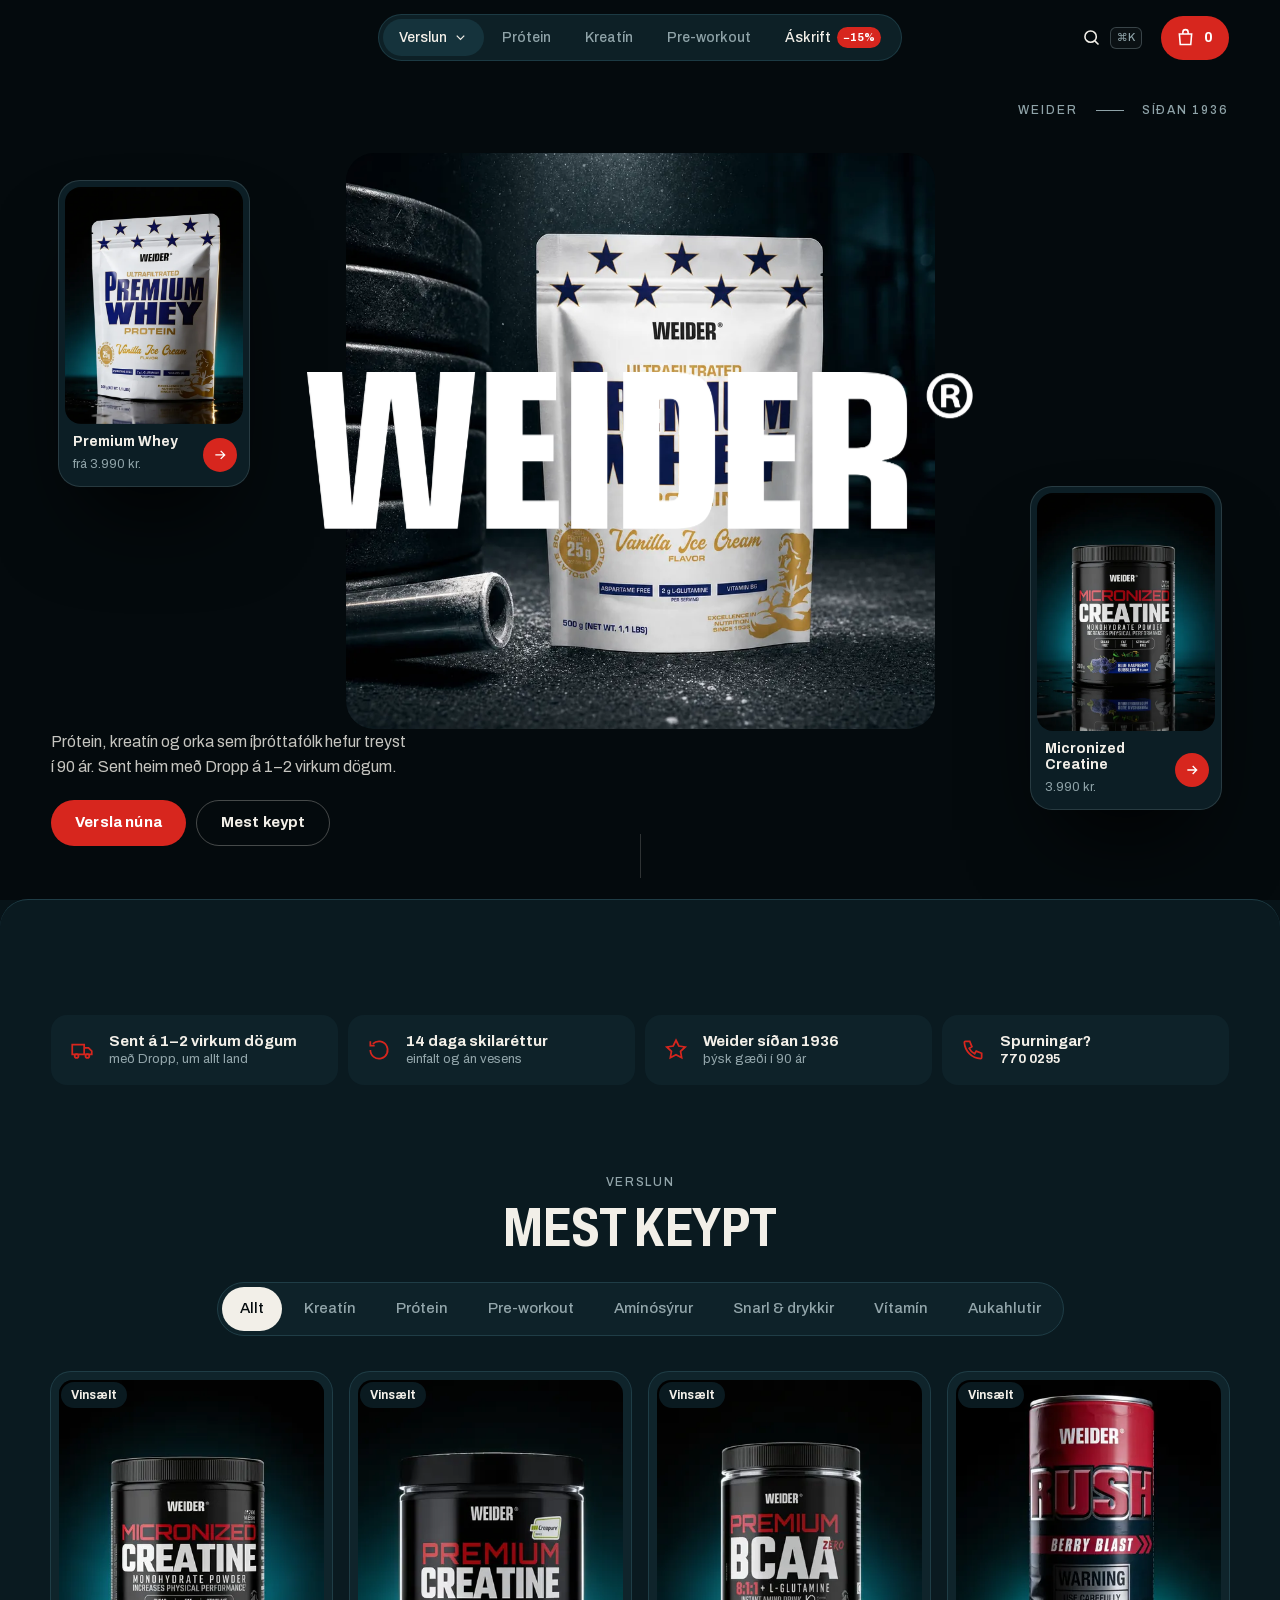
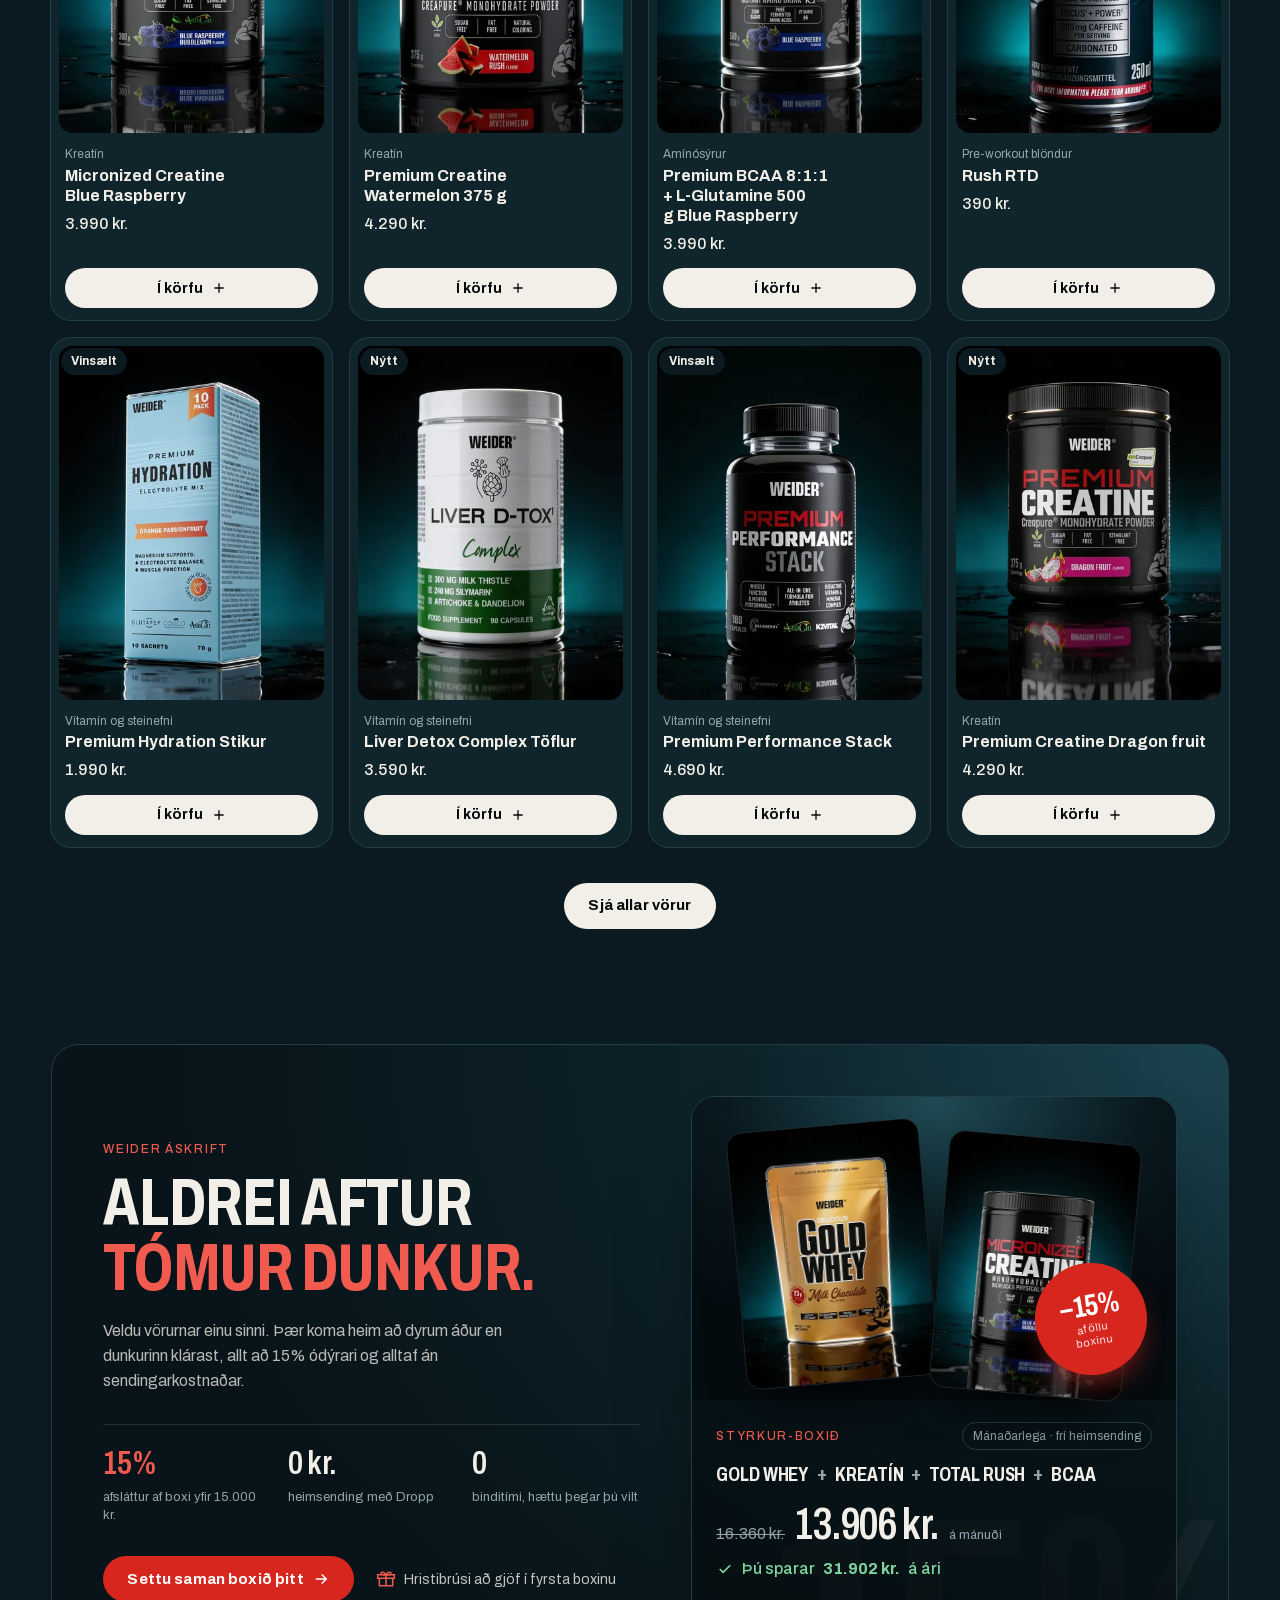
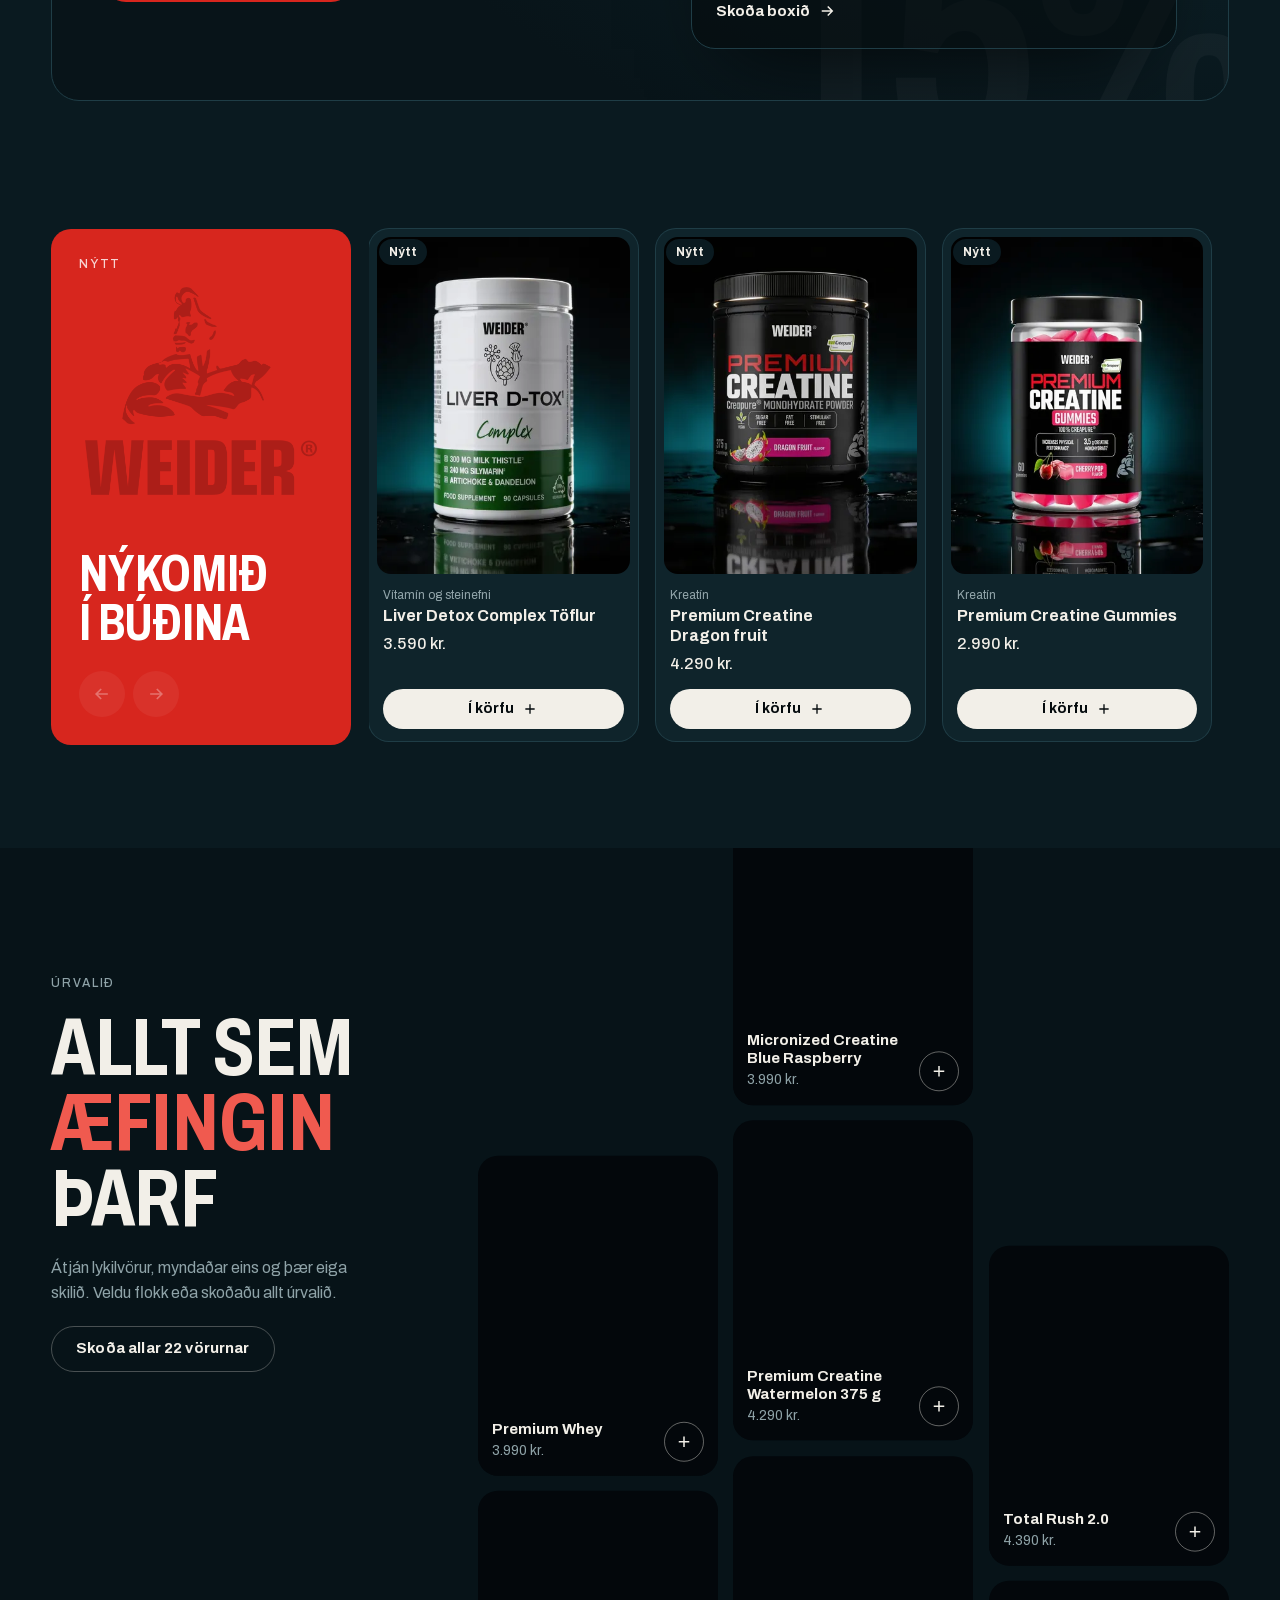
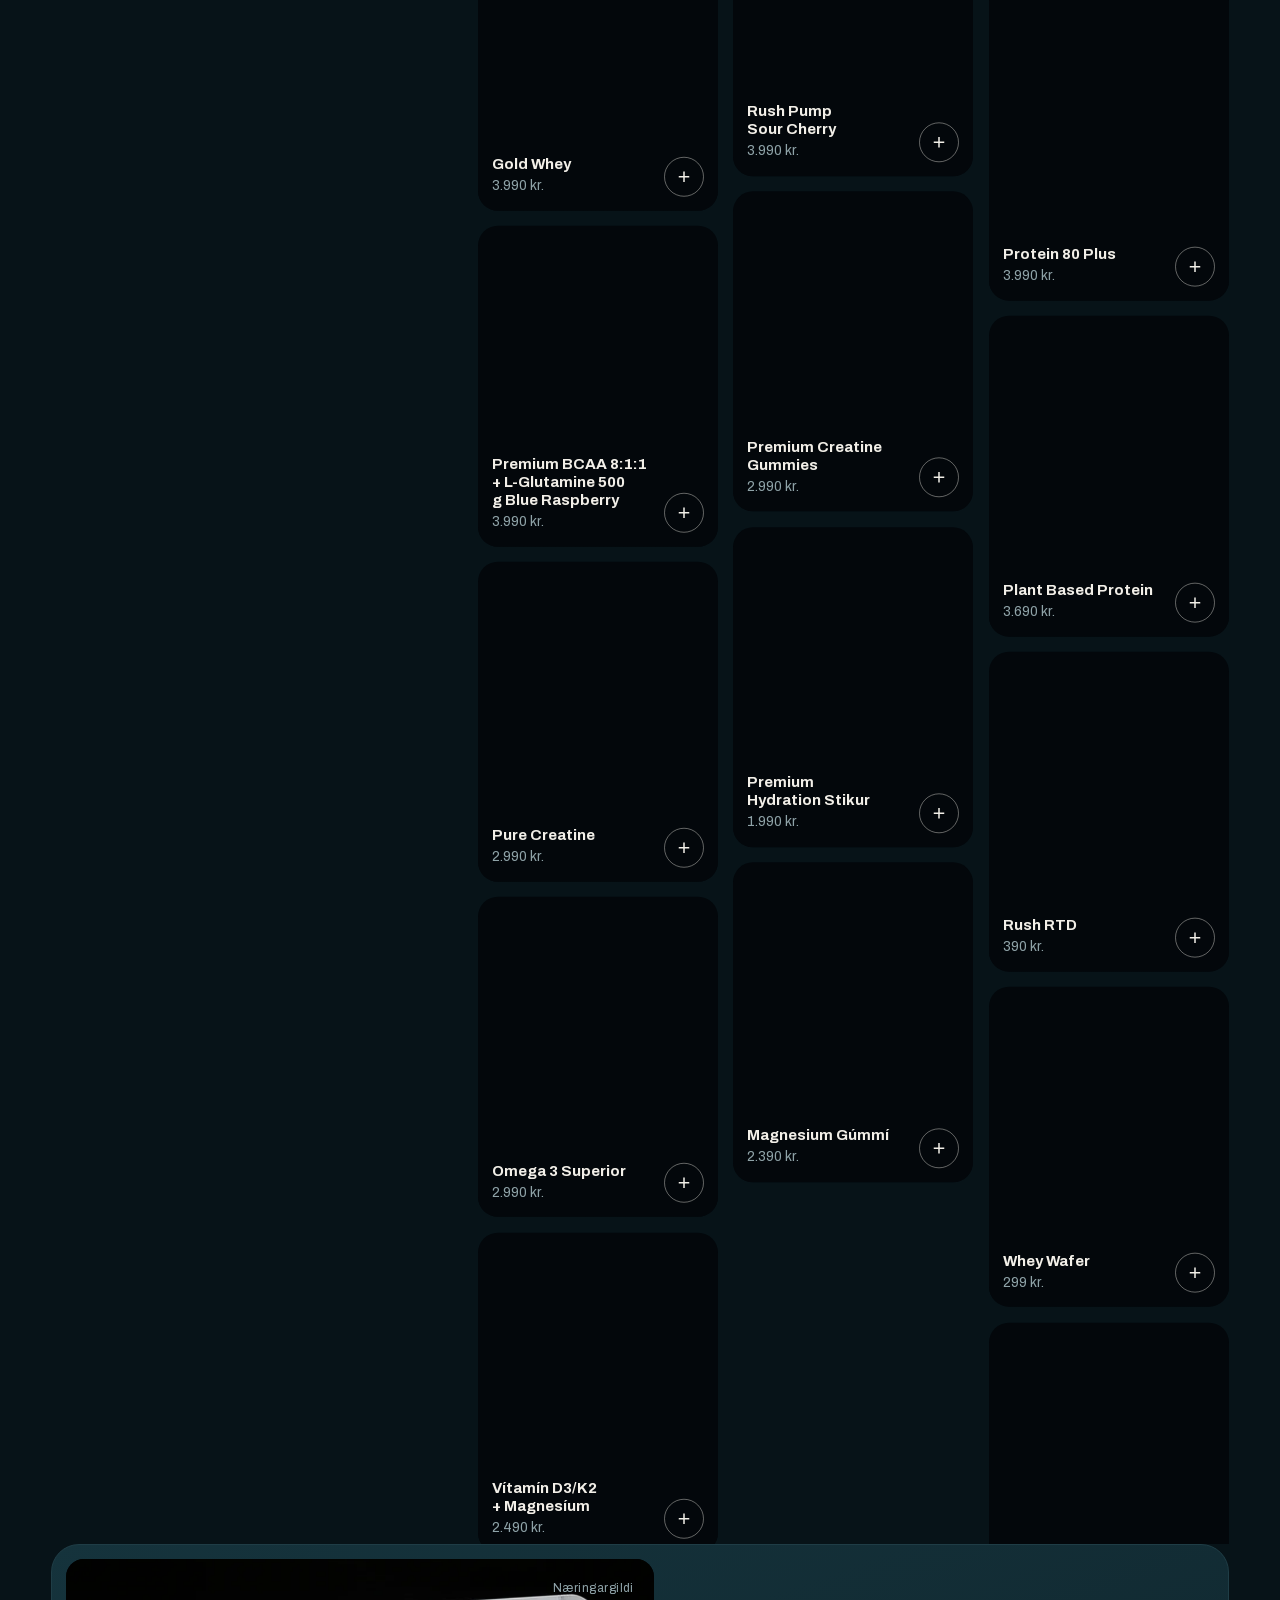
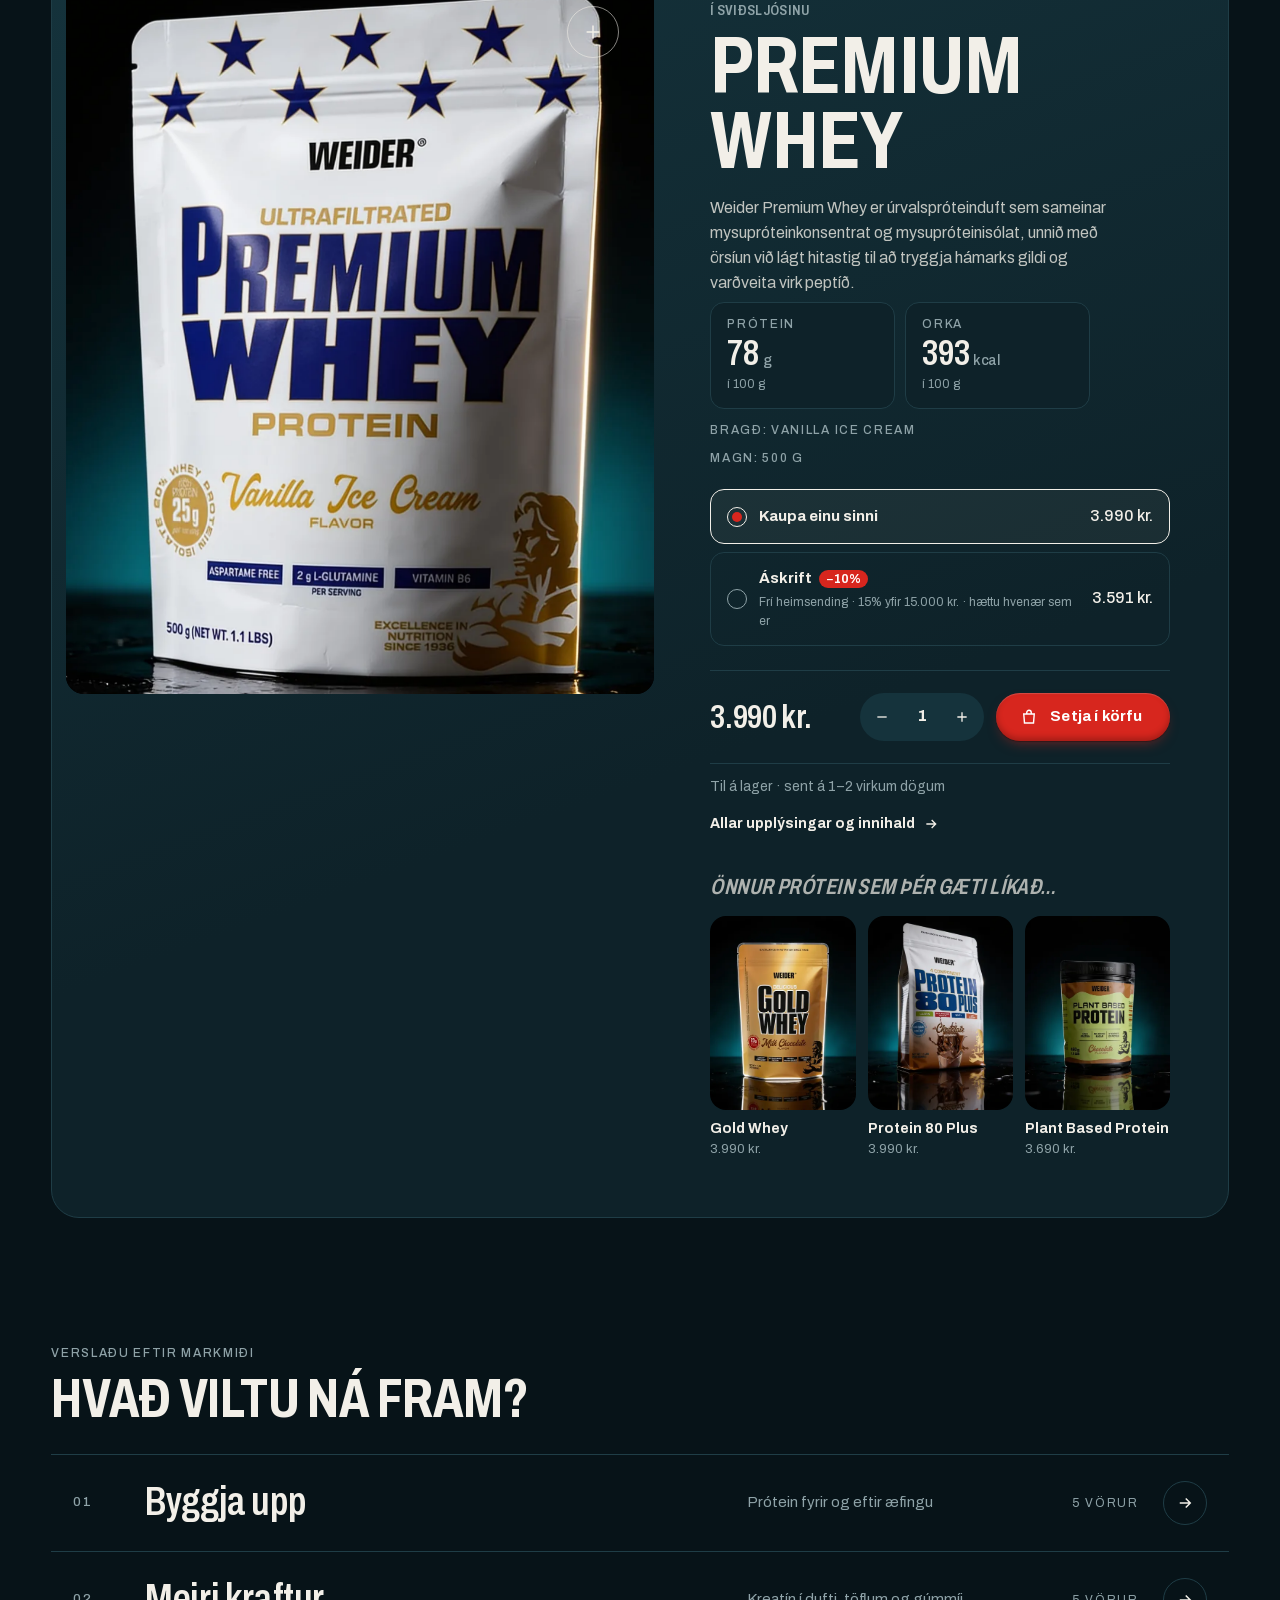
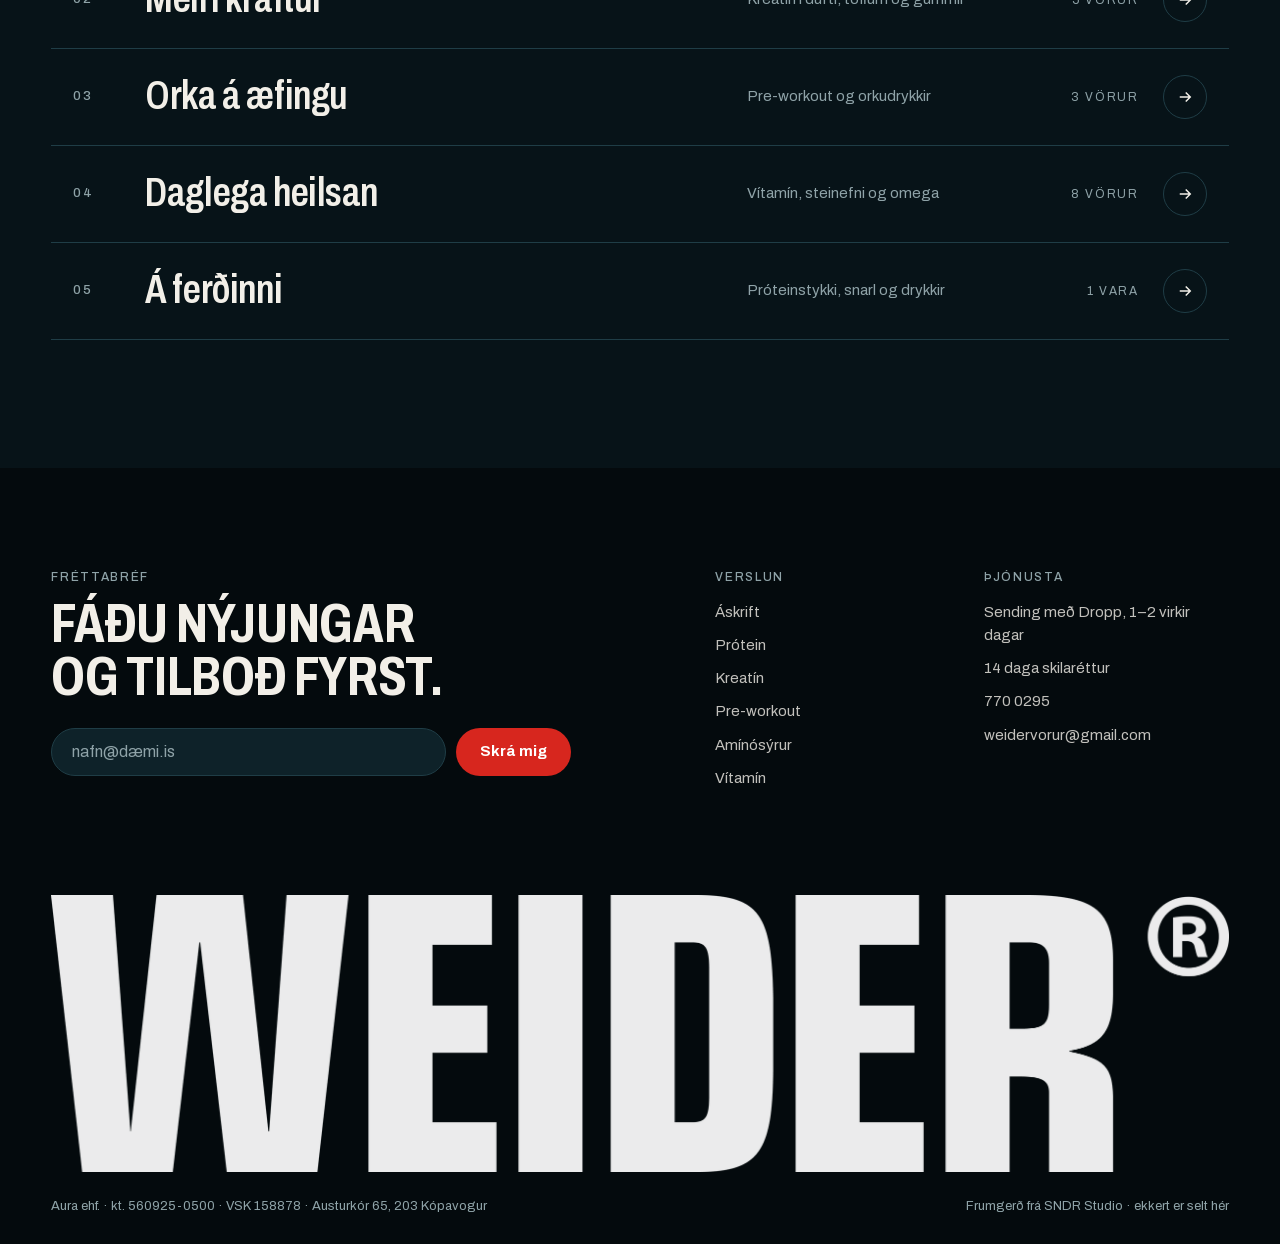
<file: index.html>
<!doctype html>
<html lang="is">
<head>
<meta charset="utf-8">
<meta name="viewport" content="width=device-width, initial-scale=1, viewport-fit=cover">
<meta name="robots" content="noindex, nofollow">
<meta name="theme-color" content="#071318">
<link rel="icon" href="assets/favicon-32.png" sizes="32x32" type="image/png">
<link rel="icon" href="assets/favicon-48.png" sizes="48x48" type="image/png">
<link rel="apple-touch-icon" href="assets/apple-touch-icon.png">
<link rel="preload" href="assets/fonts/ArchivoDisplay.woff2" as="font" type="font/woff2" crossorigin>
<link rel="preload" href="assets/fonts/ArchivoText.woff2" as="font" type="font/woff2" crossorigin>
<script>(function(){var r=document.documentElement;r.classList.add('js');function s(v){if(r.getAttribute('data-input')!==v)r.setAttribute('data-input',v)}addEventListener('pointerdown',function(){s('pointer')},true);addEventListener('keydown',function(e){if(e.key==='Shift'||e.key==='Control'||e.key==='Alt'||e.key==='Meta')return;s('key')},true)})();</script>
<script src="assets/vendor/focus-guard.js?v=b5c0d07"></script>
<link rel="stylesheet" href="assets/vendor/focus-guard.css?v=b5c0d07">
<link rel="stylesheet" href="assets/site.css?v=b5c0d07">

<link rel="preload" as="image" href="assets/img/hero/lift-1600.webp" imagesrcset="assets/img/hero/lift-900.webp 900w, assets/img/hero/lift-1600.webp 1600w, assets/img/hero/lift-2400.webp 2400w" imagesizes="100vw" media="(min-width: 761px)" fetchpriority="high">
<link rel="preload" as="image" href="assets/img/hero/whey-900.webp" imagesrcset="assets/img/hero/whey-900.webp 900w, assets/img/hero/whey-1400.webp 1400w" imagesizes="100vw" media="(max-width: 760px)" fetchpriority="high">
<title>Weider á Íslandi · Fæðubótarefni síðan 1936</title>
<meta name="description" content="Weider prótein, kreatín, pre-workout og vítamín. Sending með Dropp á 1–2 virkum dögum.">
</head>
<body class="home">
<a class="skip" href="#main">Hoppa í efni</a>
<header class="hdr" id="hdr">
  <a class="logo" href="index.html" aria-label="Weider, forsíða"><span class="logo-man" aria-hidden="true"><img src="assets/logo/weider-man.webp?v=b5c0d07" alt="" width="581" height="533"></span><span class="logo-in"><img src="assets/logo/weider-white.webp?v=b5c0d07" alt="Weider" width="2400" height="565"></span></a>
  <nav class="pills" aria-label="Aðalvalmynd">
    <button class="shop-btn" type="button" aria-expanded="false" aria-controls="mega">Verslun <svg viewBox="0 0 24 24" fill="none" stroke="currentColor" stroke-width="2" aria-hidden="true"><path d="m6 9 6 6 6-6"/></svg></button>
    <a href="vorur.html?c=protein" data-nav="protein">Prótein</a>
    <a href="vorur.html?c=kreatin" data-nav="kreatin">Kreatín</a>
    <a href="vorur.html?c=pre" data-nav="pre">Pre-workout</a>
    <a href="askrift.html" data-nav="askrift" class="pill-ask">Áskrift <em>−15%</em></a>
  </nav>
  <div class="mega" id="mega" tabindex="-1" role="region" aria-label="Allir vöruflokkar" hidden>
    <div class="mega-grid"></div>
    <div class="mega-f"><button class="mega-s srch-btn" type="button" aria-controls="srch" aria-expanded="false"><svg viewBox="0 0 24 24" fill="none" stroke="currentColor" stroke-width="1.8" aria-hidden="true"><circle cx="11" cy="11" r="6.5"/><path d="m20 20-4.2-4.2"/></svg><span>Leita að vöru, bragði eða flokki…</span><kbd class="kbd">⌘K</kbd></button><a class="mega-all" href="vorur.html">Sjá allar vörur</a></div>
  </div>
  <div class="hdr-r">
    <button class="ico srch-btn" type="button" aria-label="Leita (⌘K)" aria-controls="srch" aria-expanded="false"><svg viewBox="0 0 24 24" fill="none" stroke="currentColor" stroke-width="1.8" aria-hidden="true"><circle cx="11" cy="11" r="6.5"/><path d="m20 20-4.2-4.2"/></svg><kbd class="kbd" aria-hidden="true">⌘K</kbd></button>
    <button class="cart-btn" type="button" aria-label="Karfa, 0 vörur" aria-controls="cart" aria-expanded="false"><svg viewBox="0 0 24 24" fill="none" stroke="currentColor" stroke-width="1.8" aria-hidden="true"><path d="M5 8h14l-1 12H6L5 8Z"/><path d="M9 8V6a3 3 0 0 1 6 0v2"/></svg><span class="cart-n">0</span></button>
    <button class="menu-btn" type="button" aria-label="Opna valmynd" aria-controls="mnav" aria-expanded="false"><span></span><span></span></button>
  </div>
</header>
<div class="srch" id="srch" role="dialog" aria-modal="true" aria-label="Leita í vörum" hidden>
  <div class="srch-scrim"></div>
  <div class="srch-p" tabindex="-1">
    <div class="srch-f"><svg viewBox="0 0 24 24" fill="none" stroke="currentColor" stroke-width="1.8" aria-hidden="true"><circle cx="11" cy="11" r="6.5"/><path d="m20 20-4.2-4.2"/></svg><label class="sr" for="sq">Leita í vörum</label><input id="sq" type="search" role="combobox" aria-expanded="true" aria-controls="srch-l" aria-autocomplete="list" placeholder="Leita að vöru, bragði eða flokki…" autocomplete="off" autocapitalize="off" autocorrect="off" spellcheck="false" enterkeyhint="search"><button class="srch-x" type="button" aria-label="Loka leit"><kbd class="kbd">Esc</kbd><span class="srch-xt" aria-hidden="true">Loka</span></button></div>
    <div class="srch-b" id="srch-b"></div>
    <p class="srch-hint" aria-hidden="true"><span><kbd class="kbd">↑</kbd><kbd class="kbd">↓</kbd> velja</span><span><kbd class="kbd">Enter</kbd> opna</span><span><kbd class="kbd">Esc</kbd> loka</span></p>
    <p class="sr" id="srch-live" role="status" aria-live="polite"></p>
  </div>
</div>
<div class="mnav" id="mnav" tabindex="-1" role="dialog" aria-modal="true" aria-label="Valmynd" hidden>
  <nav aria-label="Valmynd">
    <a href="vorur.html">Allar vörur</a>
    <a href="askrift.html">Áskrift</a>
    <a href="vorur.html?c=protein">Prótein</a>
    <a href="vorur.html?c=kreatin">Kreatín</a>
    <a href="vorur.html?c=pre">Pre-workout blöndur</a>
    <a href="vorur.html?c=amino">Amínósýrur</a>
    <a href="vorur.html?c=snarl">Prótein-snarl &amp; drykkir</a>
    <a href="vorur.html?c=vitamin">Vítamín og steinefni</a>
    <a href="vorur.html?c=aukahlutir">Aukahlutir</a>
  </nav>
  <p class="mnav-f">Sending með Dropp á 1–2 virkum dögum</p>
</div>

<main id="main">

  <!-- HERO: full-bleed photo shrinks into a framed card, cards rise, the word inverts over them (video teardown) -->
  <div class="stack">
  <section class="hero" aria-labelledby="hero-t">
    <div class="hero-stage">
      <div class="hero-frame" aria-hidden="true"></div>
      <figure class="hero-main"><picture><source media="(max-width: 760px)" srcset="assets/img/hero/whey-900.webp 900w, assets/img/hero/whey-1400.webp 1400w" sizes="100vw"><img src="assets/img/hero/lift-1600.webp" srcset="assets/img/hero/lift-900.webp 900w, assets/img/hero/lift-1600.webp 1600w, assets/img/hero/lift-2400.webp 2400w" sizes="100vw" alt="Dimmur lyftingasalur, krítaðar hendur og hlaðin stöng" width="2400" height="1350" fetchpriority="high"></picture></figure>
      <a class="hero-card hc-a" href="vara.html?h=premium-whey"><span class="hc-img"><img src="assets/img/p/premium-whey-600.webp" alt="" width="600" height="800"></span><span class="hc-cap"><span><b>Premium Whey</b><small>frá 3.990 kr.</small></span><i aria-hidden="true"><svg viewBox="0 0 24 24" fill="none" stroke="currentColor" stroke-width="2"><path d="M5 12h14M13 6l6 6-6 6"/></svg></i></span></a>
      <a class="hero-card hc-b" href="vara.html?h=micronized-creatine"><span class="hc-img"><img src="assets/img/p/micronized-creatine-600.webp" alt="" width="600" height="800"></span><span class="hc-cap"><span><b>Micronized Creatine</b><small>3.990 kr.</small></span><i aria-hidden="true"><svg viewBox="0 0 24 24" fill="none" stroke="currentColor" stroke-width="2"><path d="M5 12h14M13 6l6 6-6 6"/></svg></i></span></a>
      <div class="hero-shade" aria-hidden="true"></div>
      <h1 class="sr" id="hero-t">Weider á Íslandi: prótein, kreatín og fæðubótarefni síðan 1936</h1>
    </div>
    <div class="hero-ui">
      <p class="hero-k"><span>Weider</span><span>síðan 1936</span></p>
      <div class="hero-b">
        <p class="hero-p">Prótein, kreatín og orka sem íþróttafólk hefur treyst í 90 ár. Sent heim með Dropp á 1–2 virkum dögum.</p>
        <div class="hero-cta"><a class="btn red" href="vorur.html">Versla núna</a><a class="btn ghost" href="#mest">Mest keypt</a></div>
      </div>
      <div class="hero-scroll" aria-hidden="true"><span></span></div>
    </div>
  </section>

  <!-- CREAM SHEET slides up over the sticky hero (NYRO shop panel) -->
  <div class="sheet">
    <ul class="svc" aria-label="Þjónusta">
      <li><svg viewBox="0 0 24 24" fill="none" stroke="currentColor" stroke-width="1.6" aria-hidden="true"><path d="M3 7h11v9H3zM14 10h4l3 3v3h-7z"/><circle cx="7" cy="17.5" r="1.8"/><circle cx="17" cy="17.5" r="1.8"/></svg><span><b>Sent á 1–2 virkum dögum</b>með Dropp, um allt land</span></li>
      <li><svg viewBox="0 0 24 24" fill="none" stroke="currentColor" stroke-width="1.6" aria-hidden="true"><path d="M4 12a8 8 0 1 0 2.3-5.6M4 4v4h4"/></svg><span><b>14 daga skilaréttur</b>einfalt og án vesens</span></li>
      <li><svg viewBox="0 0 24 24" fill="none" stroke="currentColor" stroke-width="1.6" aria-hidden="true"><path d="M12 3l2.6 5.3 5.9.9-4.3 4.1 1 5.8L12 16.4 6.8 19.1l1-5.8L3.5 9.2l5.9-.9z"/></svg><span><b>Weider síðan 1936</b>þýsk gæði í 90 ár</span></li>
      <li><svg viewBox="0 0 24 24" fill="none" stroke="currentColor" stroke-width="1.6" aria-hidden="true"><path d="M5 4h4l2 5-2.5 1.5a11 11 0 0 0 5 5L15 13l5 2v4a1 1 0 0 1-1 1A16 16 0 0 1 4 5a1 1 0 0 1 1-1"/></svg><span><b>Spurningar?</b><a href="tel:+3547700295">770 0295</a></span></li>
    </ul>
    <section class="best" id="mest" aria-labelledby="best-t">
      <div class="sec-h center">
        <p class="lbl">Verslun</p>
        <h2 class="h2" id="best-t">Mest keypt</h2>
      </div>
      <div class="tabs" role="tablist" aria-label="Flokkar">
        <span class="tab-ind" aria-hidden="true"></span>
      </div>
      <div class="grid best-grid" id="best-grid" role="tabpanel" aria-live="polite"></div>
      <div class="center"><a class="btn ink" href="vorur.html">Sjá allar vörur</a></div>
    </section>

    <!-- SUBSCRIPTION BANNER (NYRO's dark subscription band, Weider Áskrift) -->
    <section class="ask-band" aria-labelledby="ab-t">
      <div class="ask-l">
        <p class="lbl">Weider Áskrift</p>
        <h2 class="h2" id="ab-t">Aldrei aftur <em>tómur dunkur.</em></h2>
        <p class="ask-sub">Veldu vörurnar einu sinni. Þær koma heim að dyrum áður en dunkurinn klárast, allt að 15% ódýrari og alltaf án sendingarkostnaðar.</p>
        <ul class="ask-stats">
          <li><strong>15%</strong><span>afsláttur af boxi yfir 15.000 kr.</span></li>
          <li><strong>0 kr.</strong><span>heimsending með Dropp</span></li>
          <li><strong>0</strong><span>binditími, hættu þegar þú vilt</span></li>
        </ul>
        <div class="ask-cta"><a class="btn red" href="askrift.html">Settu saman boxið þitt <svg viewBox="0 0 24 24" fill="none" stroke="currentColor" stroke-width="2" aria-hidden="true"><path d="M5 12h14M13 6l6 6-6 6"/></svg></a><span class="ask-gift"><svg viewBox="0 0 24 24" fill="none" stroke="currentColor" stroke-width="1.8" aria-hidden="true"><path d="M4 11h16v9H4zM2 7h20v4H2zM12 7v13M12 7c-2-4-6-4-6-1.5S9.5 7 12 7m0 0c2-4 6-4 6-1.5S14.5 7 12 7"/></svg>Hristibrúsi að gjöf í fyrsta boxinu</span></div>
      </div>
      <a class="ask-r" id="ask-teaser" href="askrift.html" aria-label="Styrkur-boxið í áskrift"></a>
    </section>

    <!-- NEW-IN SLIDER (NYRO "Good Deals" row) -->
    <section class="deals" aria-labelledby="deal-t">
      <div class="deal-tile">
        <p class="lbl">Nýtt</p>
        <h2 class="h2" id="deal-t">Nýkomið í búðina</h2>
        <div class="deal-arrows"><button class="arr prev" type="button" aria-label="Fyrri vörur"><svg viewBox="0 0 24 24" fill="none" stroke="currentColor" stroke-width="2" aria-hidden="true"><path d="M19 12H5M11 6l-6 6 6 6"/></svg></button><button class="arr next" type="button" aria-label="Næstu vörur"><svg viewBox="0 0 24 24" fill="none" stroke="currentColor" stroke-width="2" aria-hidden="true"><path d="M5 12h14M13 6l6 6-6 6"/></svg></button></div>
      </div>
      <div class="rail" id="new-rail" tabindex="0" aria-label="Nýjar vörur, renndu til hliðar"></div>
    </section>
  </div>
  </div>

  <!-- SLIDING COLUMNS: three columns of lit products drift against each other while you scroll -->
  <section class="cols" aria-labelledby="cols-t">
    <div class="cols-h">
      <p class="lbl">Úrvalið</p>
      <h2 class="h1" id="cols-t">Allt sem <em>æfingin</em> þarf</h2>
      <p class="cols-p">Átján lykilvörur, myndaðar eins og þær eiga skilið. Veldu flokk eða skoðaðu allt úrvalið.</p>
      <a class="btn ghost" href="vorur.html">Skoða allar 22 vörurnar</a>
    </div>
    <div class="cols-wrap">
      <div class="col c1"></div>
      <div class="col c2"></div>
      <div class="col c3"></div>
    </div>
  </section>

  <!-- SPOTLIGHT (Jetset product page composition on the home page) -->
  <section class="spot" aria-labelledby="spot-t">
    <div class="spot-card">
      <div class="spot-l">
        <img class="spot-img" src="assets/img/p/premium-whey-1100.webp" alt="Weider Premium Whey, Vanilla Ice Cream, 500 g" width="1100" height="1467" loading="lazy">
        <a class="spot-more" href="vara.html?h=premium-whey"><span>Næringargildi</span><i aria-hidden="true"><svg viewBox="0 0 24 24" fill="none" stroke="currentColor" stroke-width="1.6"><path d="M12 5v14M5 12h14"/></svg></i></a>
      </div>
      <div class="spot-r">
        <div class="spot-top" id="quick"></div>
        <div class="spot-rel">
          <p class="kick it">Önnur prótein sem þér gæti líkað…</p>
          <div class="arches"></div>
        </div>
      </div>
    </div>
  </section>

  <!-- SHOP BY GOAL -->
  <section class="goals" aria-labelledby="goals-t">
    <div class="sec-h"><p class="lbl">Verslaðu eftir markmiði</p><h2 class="h2" id="goals-t">Hvað viltu ná fram?</h2></div>
    <div class="gl" id="goal-row"></div>
  </section>

</main>
<footer class="ftr">
  <div class="ftr-top">
    <div class="ftr-news">
      <p class="lbl">Fréttabréf</p>
      <h2 class="h2">Fáðu nýjungar og tilboð fyrst.</h2>
      <form class="news" novalidate>
        <label class="sr" for="nl">Netfang</label>
        <input id="nl" type="email" name="email" placeholder="nafn@dæmi.is" autocomplete="email" spellcheck="false" required>
        <button class="btn red" type="submit">Skrá mig</button>
        <p class="news-msg" role="status" aria-live="polite"></p>
      </form>
    </div>
    <nav class="ftr-cols" aria-label="Fótur">
      <div><p class="lbl">Verslun</p><a href="askrift.html">Áskrift</a><a href="vorur.html?c=protein">Prótein</a><a href="vorur.html?c=kreatin">Kreatín</a><a href="vorur.html?c=pre">Pre-workout</a><a href="vorur.html?c=amino">Amínósýrur</a><a href="vorur.html?c=vitamin">Vítamín</a></div>
      <div><p class="lbl">Þjónusta</p><span>Sending með Dropp, 1–2 virkir dagar</span><span>14 daga skilaréttur</span><a href="tel:+3547700295">770 0295</a><a href="mailto:weidervorur@gmail.com">weidervorur@gmail.com</a></div>
    </nav>
  </div>
  <img class="ftr-logo" src="assets/logo/weider-white.webp?v=b5c0d07" alt="" width="2400" height="565" loading="lazy">
  <div class="ftr-legal"><span>Aura ehf. · kt. 560925-0500 · VSK 158878 · Austurkór 65, 203 Kópavogur</span><span>Frumgerð frá SNDR Studio · ekkert er selt hér</span></div>
</footer>
<div class="scrim" hidden></div>
<aside class="drawer" id="cart" tabindex="-1" role="dialog" aria-modal="true" aria-label="Karfa" hidden>
  <div class="dr-h"><h2 class="h3">Karfan</h2><button class="x" type="button" aria-label="Loka körfu"><svg viewBox="0 0 24 24" fill="none" stroke="currentColor" stroke-width="1.8" aria-hidden="true"><path d="M6 6l12 12M18 6 6 18"/></svg></button></div>
  <div class="dr-list"></div>
  <div class="dr-f"><div class="dr-rows"></div><div class="dr-sum"><span>Samtals</span><strong class="dr-total">0 kr.</strong></div><p class="dr-note">Sending reiknast í næsta skrefi.</p><button class="btn red wide dr-go" type="button">Áfram í greiðslu</button><p class="dr-msg" role="status" aria-live="polite"></p></div>
</aside>
<script src="assets/vendor/gsap.min.js?v=b5c0d07" defer></script>
<script src="assets/vendor/ScrollTrigger.min.js?v=b5c0d07" defer></script>
<script src="assets/data.js?v=b5c0d07" defer></script>
<script src="assets/site.js?v=b5c0d07" defer></script>

</body>
</html>
</file>
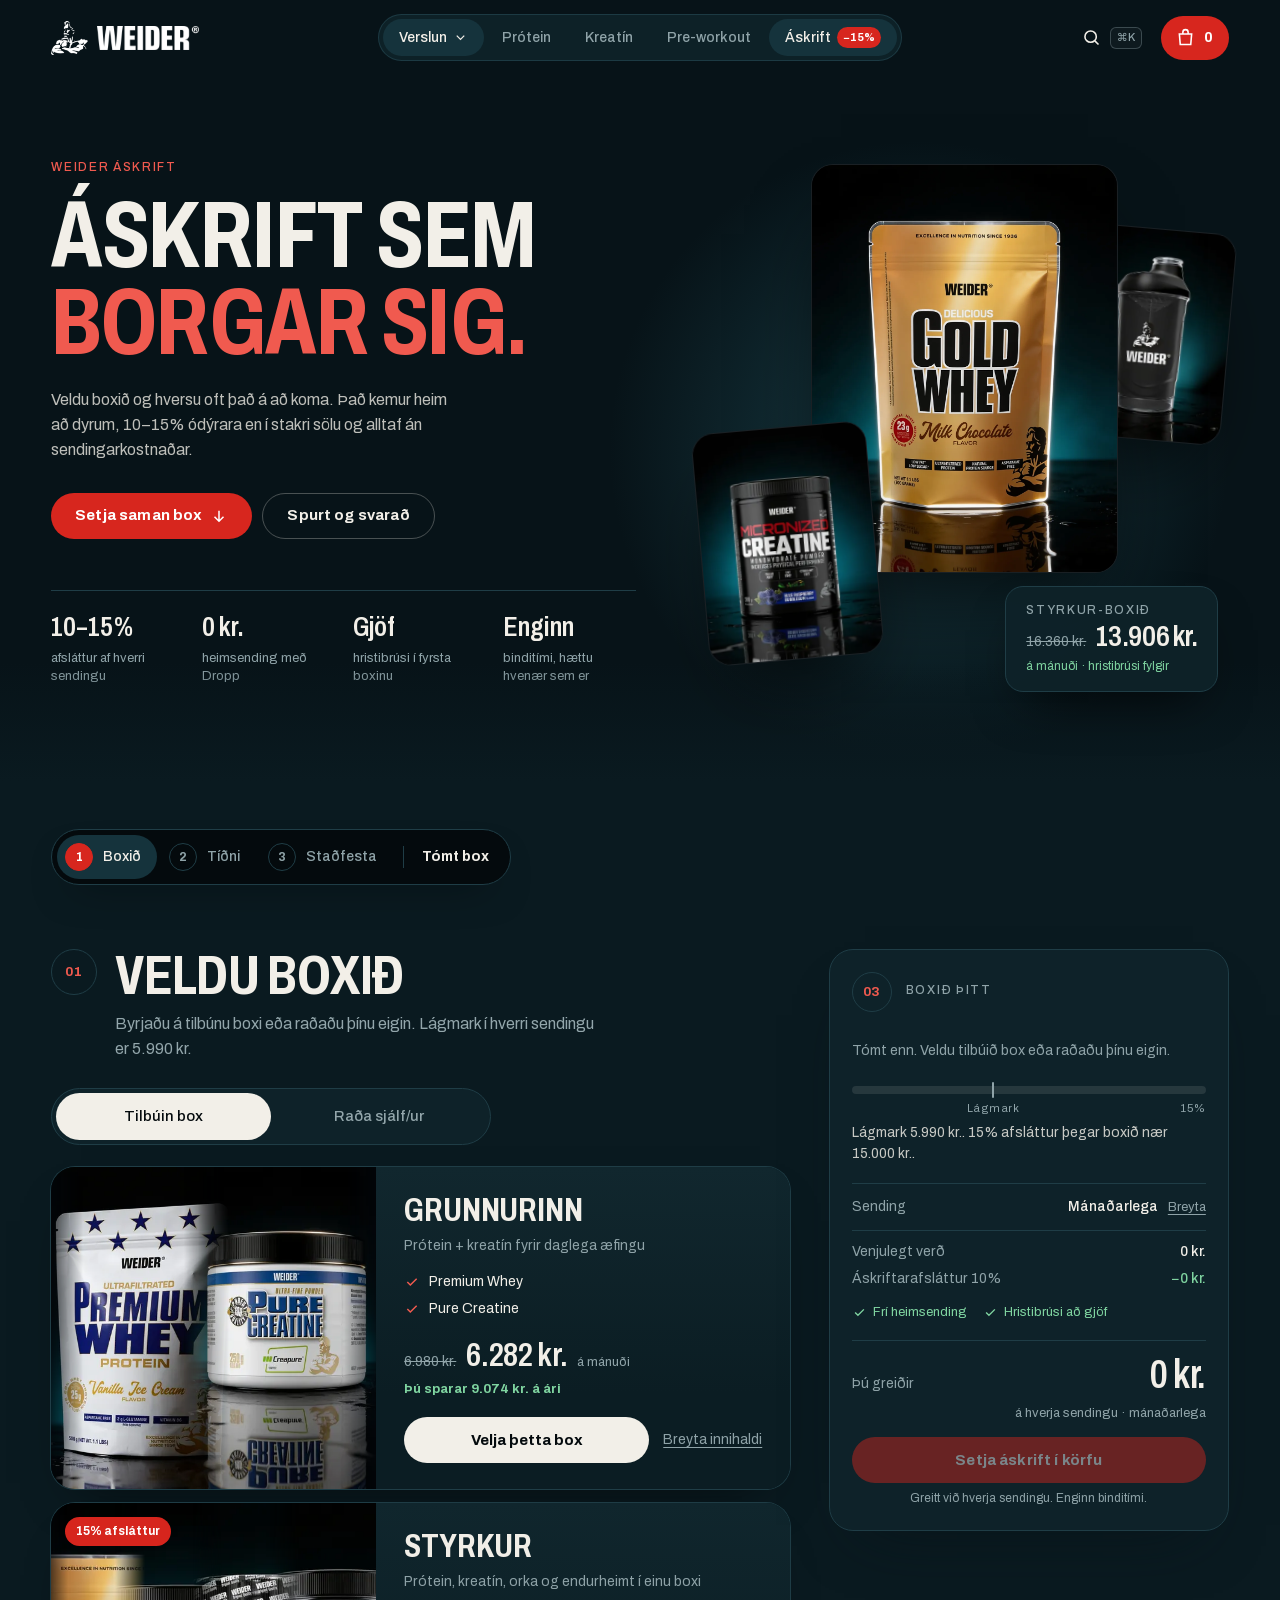
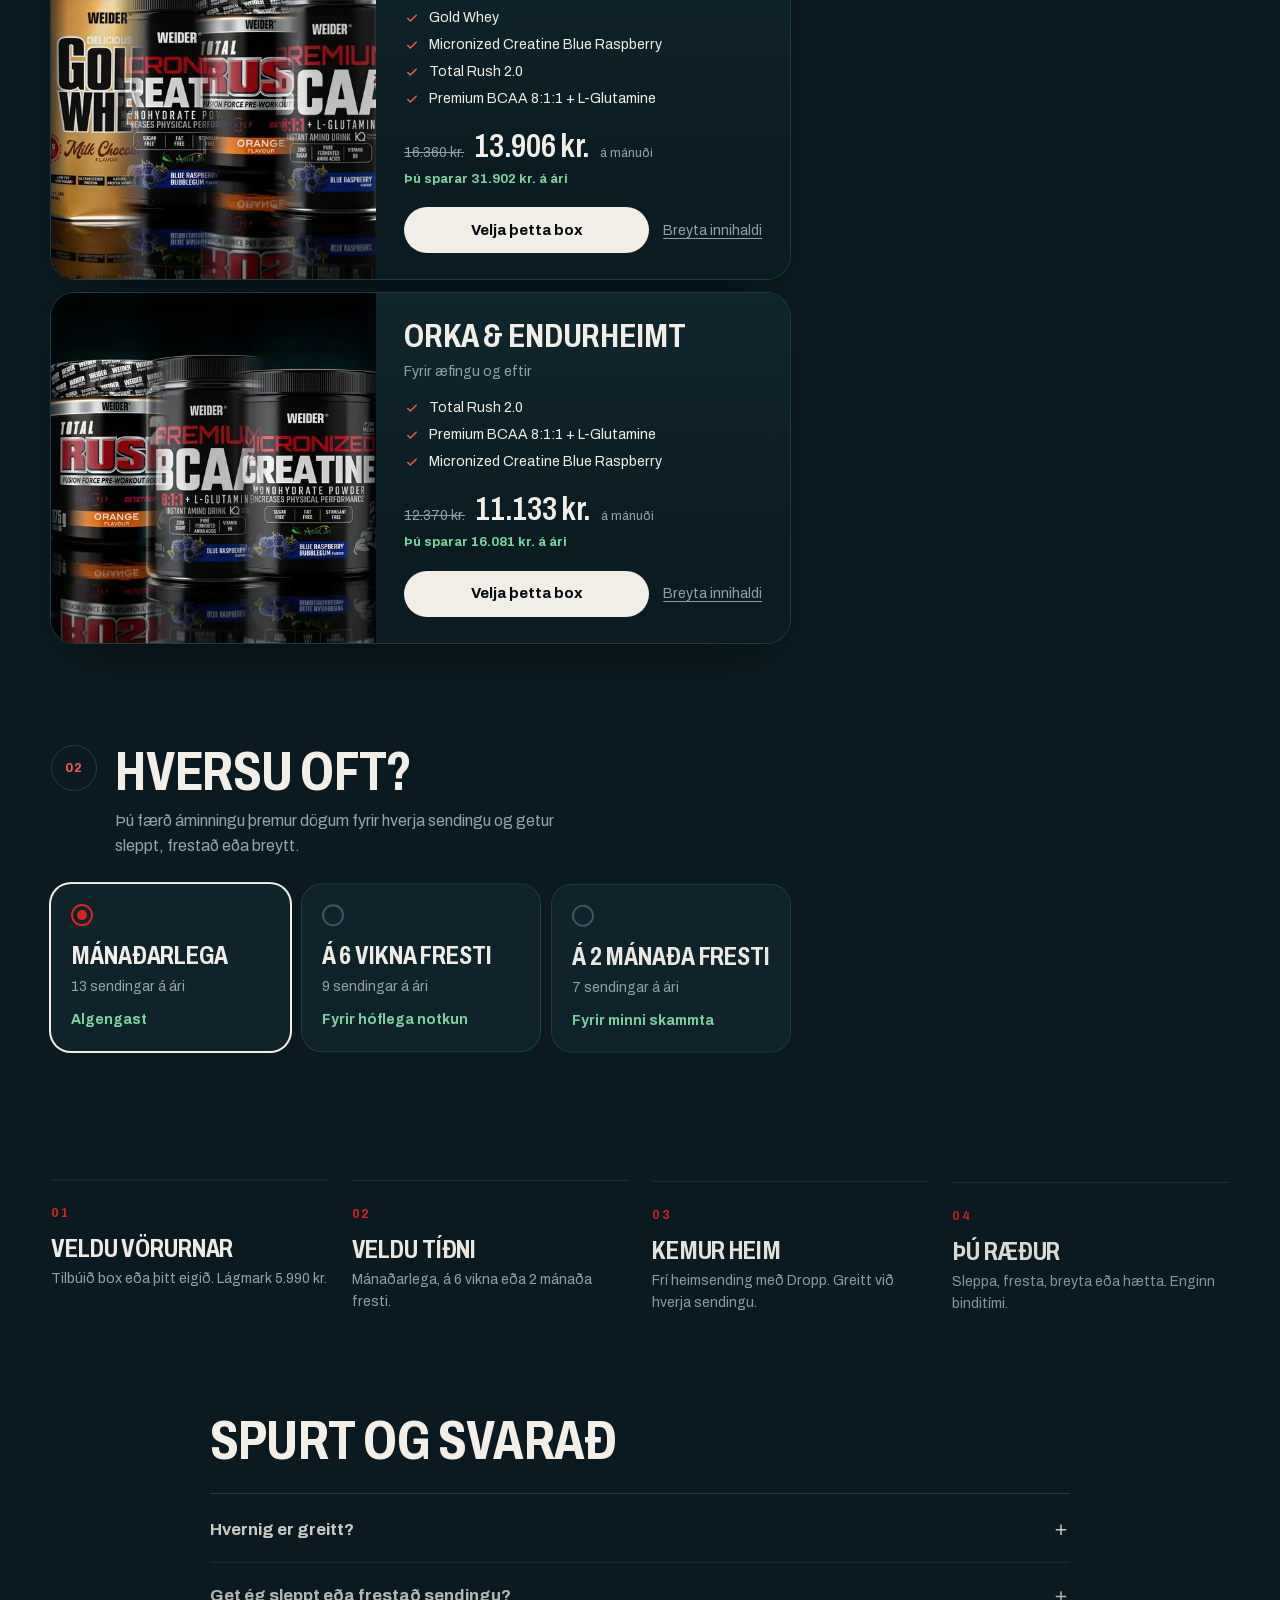
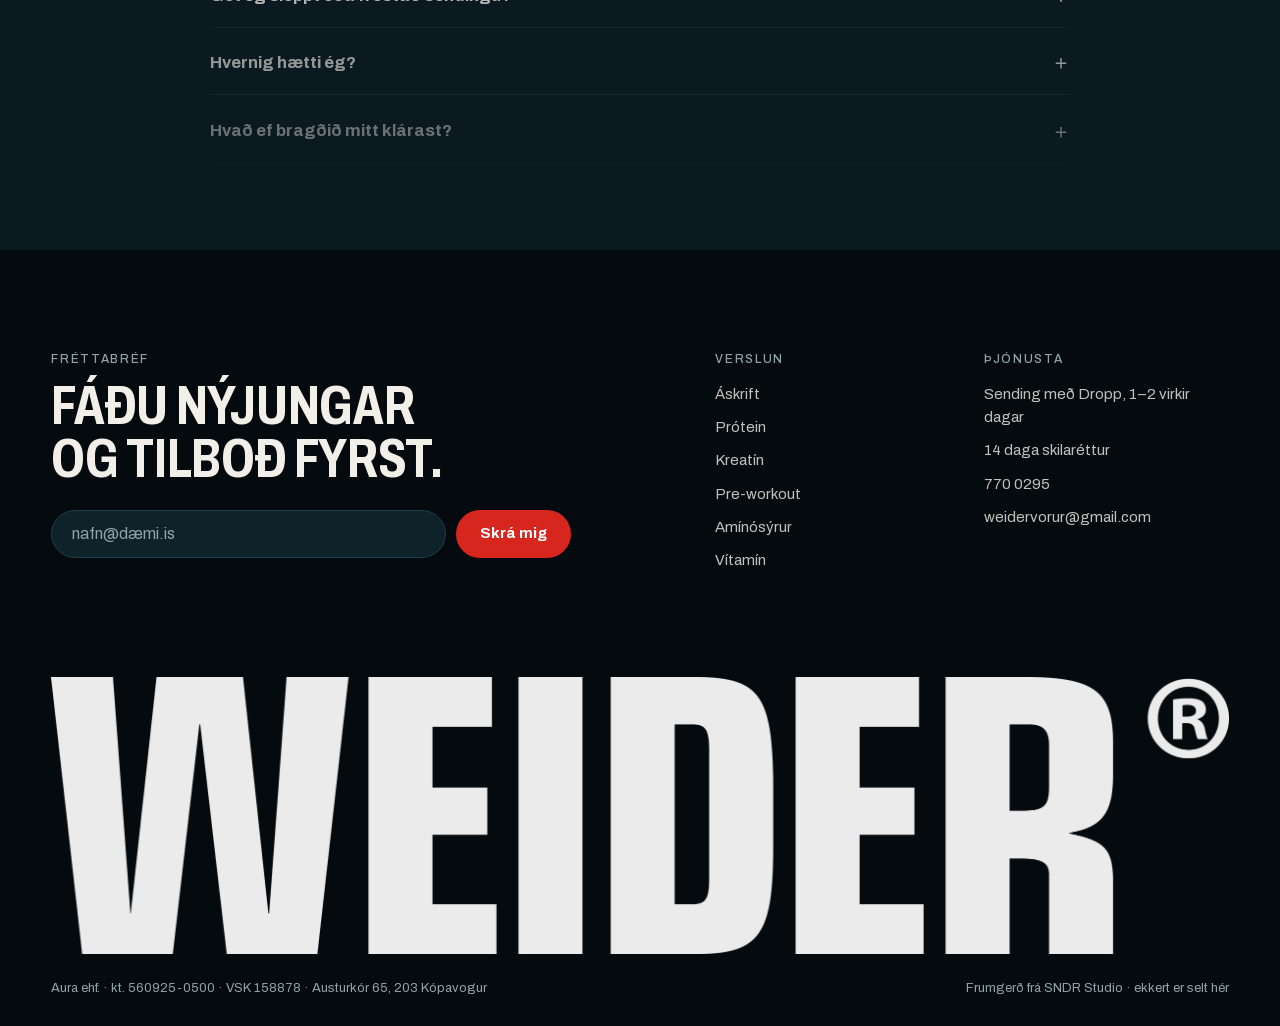
<file: askrift.html>
<!doctype html>
<html lang="is">
<head>
<meta charset="utf-8">
<meta name="viewport" content="width=device-width, initial-scale=1, viewport-fit=cover">
<meta name="robots" content="noindex, nofollow">
<meta name="theme-color" content="#071318">
<link rel="icon" href="assets/favicon-32.png" sizes="32x32" type="image/png">
<link rel="icon" href="assets/favicon-48.png" sizes="48x48" type="image/png">
<link rel="apple-touch-icon" href="assets/apple-touch-icon.png">
<link rel="preload" href="assets/fonts/ArchivoDisplay.woff2" as="font" type="font/woff2" crossorigin>
<link rel="preload" href="assets/fonts/ArchivoText.woff2" as="font" type="font/woff2" crossorigin>
<script>(function(){var r=document.documentElement;r.classList.add('js');function s(v){if(r.getAttribute('data-input')!==v)r.setAttribute('data-input',v)}addEventListener('pointerdown',function(){s('pointer')},true);addEventListener('keydown',function(e){if(e.key==='Shift'||e.key==='Control'||e.key==='Alt'||e.key==='Meta')return;s('key')},true)})();</script>
<script src="assets/vendor/focus-guard.js?v=b5c0d07"></script>
<link rel="stylesheet" href="assets/vendor/focus-guard.css?v=b5c0d07">
<link rel="stylesheet" href="assets/site.css?v=b5c0d07">

<title>Áskrift · Weider á Íslandi</title>
<meta name="description" content="Weider Áskrift: 10–15% afsláttur, frí heimsending og hristibrúsi í fyrstu sendingu. Greitt við hverja sendingu, enginn binditími.">
</head>
<body class="ask">
<a class="skip" href="#main">Hoppa í efni</a>
<header class="hdr" id="hdr">
  <a class="logo" href="index.html" aria-label="Weider, forsíða"><span class="logo-man" aria-hidden="true"><img src="assets/logo/weider-man.webp?v=b5c0d07" alt="" width="581" height="533"></span><span class="logo-in"><img src="assets/logo/weider-white.webp?v=b5c0d07" alt="Weider" width="2400" height="565"></span></a>
  <nav class="pills" aria-label="Aðalvalmynd">
    <button class="shop-btn" type="button" aria-expanded="false" aria-controls="mega">Verslun <svg viewBox="0 0 24 24" fill="none" stroke="currentColor" stroke-width="2" aria-hidden="true"><path d="m6 9 6 6 6-6"/></svg></button>
    <a href="vorur.html?c=protein" data-nav="protein">Prótein</a>
    <a href="vorur.html?c=kreatin" data-nav="kreatin">Kreatín</a>
    <a href="vorur.html?c=pre" data-nav="pre">Pre-workout</a>
    <a href="askrift.html" data-nav="askrift" class="pill-ask">Áskrift <em>−15%</em></a>
  </nav>
  <div class="mega" id="mega" tabindex="-1" role="region" aria-label="Allir vöruflokkar" hidden>
    <div class="mega-grid"></div>
    <div class="mega-f"><button class="mega-s srch-btn" type="button" aria-controls="srch" aria-expanded="false"><svg viewBox="0 0 24 24" fill="none" stroke="currentColor" stroke-width="1.8" aria-hidden="true"><circle cx="11" cy="11" r="6.5"/><path d="m20 20-4.2-4.2"/></svg><span>Leita að vöru, bragði eða flokki…</span><kbd class="kbd">⌘K</kbd></button><a class="mega-all" href="vorur.html">Sjá allar vörur</a></div>
  </div>
  <div class="hdr-r">
    <button class="ico srch-btn" type="button" aria-label="Leita (⌘K)" aria-controls="srch" aria-expanded="false"><svg viewBox="0 0 24 24" fill="none" stroke="currentColor" stroke-width="1.8" aria-hidden="true"><circle cx="11" cy="11" r="6.5"/><path d="m20 20-4.2-4.2"/></svg><kbd class="kbd" aria-hidden="true">⌘K</kbd></button>
    <button class="cart-btn" type="button" aria-label="Karfa, 0 vörur" aria-controls="cart" aria-expanded="false"><svg viewBox="0 0 24 24" fill="none" stroke="currentColor" stroke-width="1.8" aria-hidden="true"><path d="M5 8h14l-1 12H6L5 8Z"/><path d="M9 8V6a3 3 0 0 1 6 0v2"/></svg><span class="cart-n">0</span></button>
    <button class="menu-btn" type="button" aria-label="Opna valmynd" aria-controls="mnav" aria-expanded="false"><span></span><span></span></button>
  </div>
</header>
<div class="srch" id="srch" role="dialog" aria-modal="true" aria-label="Leita í vörum" hidden>
  <div class="srch-scrim"></div>
  <div class="srch-p" tabindex="-1">
    <div class="srch-f"><svg viewBox="0 0 24 24" fill="none" stroke="currentColor" stroke-width="1.8" aria-hidden="true"><circle cx="11" cy="11" r="6.5"/><path d="m20 20-4.2-4.2"/></svg><label class="sr" for="sq">Leita í vörum</label><input id="sq" type="search" role="combobox" aria-expanded="true" aria-controls="srch-l" aria-autocomplete="list" placeholder="Leita að vöru, bragði eða flokki…" autocomplete="off" autocapitalize="off" autocorrect="off" spellcheck="false" enterkeyhint="search"><button class="srch-x" type="button" aria-label="Loka leit"><kbd class="kbd">Esc</kbd><span class="srch-xt" aria-hidden="true">Loka</span></button></div>
    <div class="srch-b" id="srch-b"></div>
    <p class="srch-hint" aria-hidden="true"><span><kbd class="kbd">↑</kbd><kbd class="kbd">↓</kbd> velja</span><span><kbd class="kbd">Enter</kbd> opna</span><span><kbd class="kbd">Esc</kbd> loka</span></p>
    <p class="sr" id="srch-live" role="status" aria-live="polite"></p>
  </div>
</div>
<div class="mnav" id="mnav" tabindex="-1" role="dialog" aria-modal="true" aria-label="Valmynd" hidden>
  <nav aria-label="Valmynd">
    <a href="vorur.html">Allar vörur</a>
    <a href="askrift.html">Áskrift</a>
    <a href="vorur.html?c=protein">Prótein</a>
    <a href="vorur.html?c=kreatin">Kreatín</a>
    <a href="vorur.html?c=pre">Pre-workout blöndur</a>
    <a href="vorur.html?c=amino">Amínósýrur</a>
    <a href="vorur.html?c=snarl">Prótein-snarl &amp; drykkir</a>
    <a href="vorur.html?c=vitamin">Vítamín og steinefni</a>
    <a href="vorur.html?c=aukahlutir">Aukahlutir</a>
  </nav>
  <p class="mnav-f">Sending með Dropp á 1–2 virkum dögum</p>
</div>

<main id="main" class="ax">
  <section class="ax-hero">
    <div class="ax-hero-t">
      <p class="lbl">Weider Áskrift</p>
      <h1 class="h1">Áskrift sem <em>borgar sig.</em></h1>
      <p class="ax-lead">Veldu boxið og hversu oft það á að koma. Það kemur heim að dyrum, 10–15% ódýrara en í stakri sölu og alltaf án sendingarkostnaðar.</p>
      <div class="ax-cta"><a class="btn red" href="#skref-1" data-jump="skref-1">Setja saman box <svg viewBox="0 0 24 24" fill="none" stroke="currentColor" stroke-width="2" aria-hidden="true"><path d="M12 5v14M6 13l6 6 6-6"/></svg></a><a class="btn ghost" href="#spurt" data-jump="spurt">Spurt og svarað</a></div>
      <ul class="ax-perks">
        <li><strong>10–15%</strong><span>afsláttur af hverri sendingu</span></li>
        <li><strong>0 kr.</strong><span>heimsending með Dropp</span></li>
        <li><strong>Gjöf</strong><span>hristibrúsi í fyrsta boxinu</span></li>
        <li><strong>Enginn</strong><span>binditími, hættu hvenær sem er</span></li>
      </ul>
    </div>
    <div class="ax-hv" id="ax-hv" aria-hidden="true"></div>
  </section>
  <div class="sheet ax-sheet">
    <nav class="ax-steps" aria-label="Skref í áskrift">
      <a href="#skref-1" data-jump="skref-1" data-step="skref-1"><i>1</i><span>Boxið</span></a>
      <a href="#skref-2" data-jump="skref-2" data-step="skref-2"><i>2</i><span>Tíðni</span></a>
      <a href="#ask-sum" data-jump="ask-sum" data-step="ask-sum"><i>3</i><span>Staðfesta</span></a>
      <b class="ax-mini" id="ax-mini" aria-live="off">0 kr.</b>
    </nav>
    <div class="ask-build">
      <div class="ax-main">
        <section class="ax-step" id="skref-1" aria-labelledby="s1-t">
          <header class="ax-sh"><span class="ax-n">01</span><div><h2 class="h2" id="s1-t">Veldu boxið</h2><p>Byrjaðu á tilbúnu boxi eða raðaðu þínu eigin. Lágmark í hverri sendingu er 5.990 kr.</p></div></header>
          <div class="ax-mode" role="tablist" aria-label="Hvernig viltu byrja?" data-mode="ready">
            <button type="button" role="tab" id="t-ready" aria-controls="ask-presets" aria-selected="true" data-mode="ready">Tilbúin box</button>
            <button type="button" role="tab" id="t-own" aria-controls="ax-own" aria-selected="false" data-mode="own" tabindex="-1">Raða sjálf/ur</button>
          </div>
          <div class="presets" id="ask-presets" role="tabpanel" aria-labelledby="t-ready"></div>
          <div class="ax-own" id="ax-own" role="tabpanel" aria-labelledby="t-own" hidden>
            <div class="ax-cats" id="ax-cats" aria-label="Flokkar"></div>
            <div class="grid ask-grid" id="ask-grid"></div>
          </div>
        </section>
        <section class="ax-step" id="skref-2" aria-labelledby="s2-t">
          <header class="ax-sh"><span class="ax-n">02</span><div><h2 class="h2" id="s2-t">Hversu oft?</h2><p>Þú færð áminningu þremur dögum fyrir hverja sendingu og getur sleppt, frestað eða breytt.</p></div></header>
          <div class="ax-iv" id="ax-iv" role="radiogroup" aria-labelledby="s2-t"></div>
        </section>
      </div>
      <aside class="ask-sum" id="ask-sum" aria-label="Boxið þitt"></aside>
    </div>
    <ol class="ask-how" aria-label="Svona virkar þetta">
      <li><span>01</span><b>Veldu vörurnar</b><p>Tilbúið box eða þitt eigið. Lágmark 5.990 kr.</p></li>
      <li><span>02</span><b>Veldu tíðni</b><p>Mánaðarlega, á 6 vikna eða 2 mánaða fresti.</p></li>
      <li><span>03</span><b>Kemur heim</b><p>Frí heimsending með Dropp. Greitt við hverja sendingu.</p></li>
      <li><span>04</span><b>Þú ræður</b><p>Sleppa, fresta, breyta eða hætta. Enginn binditími.</p></li>
    </ol>
    <section class="faq" id="spurt" aria-labelledby="faq-t">
      <h2 class="h2" id="faq-t">Spurt og svarað</h2>
      <div class="acc">
        <div class="acc-i"><button class="acc-b" type="button" aria-expanded="false" aria-controls="f1">Hvernig er greitt?<svg viewBox="0 0 24 24" fill="none" stroke="currentColor" stroke-width="2" aria-hidden="true"><path d="M12 5v14M5 12h14"/></svg></button><div class="acc-p" id="f1"><div><div class="acc-in"><p>Þú greiðir við hverja sendingu, ekkert fyrirfram. Kortið er skuldfært þegar boxið fer af stað.</p></div></div></div></div>
        <div class="acc-i"><button class="acc-b" type="button" aria-expanded="false" aria-controls="f2">Get ég sleppt eða frestað sendingu?<svg viewBox="0 0 24 24" fill="none" stroke="currentColor" stroke-width="2" aria-hidden="true"><path d="M12 5v14M5 12h14"/></svg></button><div class="acc-p" id="f2"><div><div class="acc-in"><p>Já. Þú færð áminningu þremur dögum fyrir hverja sendingu og getur sleppt, frestað eða breytt boxinu.</p></div></div></div></div>
        <div class="acc-i"><button class="acc-b" type="button" aria-expanded="false" aria-controls="f3">Hvernig hætti ég?<svg viewBox="0 0 24 24" fill="none" stroke="currentColor" stroke-width="2" aria-hidden="true"><path d="M12 5v14M5 12h14"/></svg></button><div class="acc-p" id="f3"><div><div class="acc-in"><p>Með einum smelli eða pósti á <a href="mailto:weidervorur@gmail.com">weidervorur@gmail.com</a>. Enginn binditími og ekkert uppsagnargjald.</p></div></div></div></div>
        <div class="acc-i"><button class="acc-b" type="button" aria-expanded="false" aria-controls="f4">Hvað ef bragðið mitt klárast?<svg viewBox="0 0 24 24" fill="none" stroke="currentColor" stroke-width="2" aria-hidden="true"><path d="M12 5v14M5 12h14"/></svg></button><div class="acc-p" id="f4"><div><div class="acc-in"><p>Við látum vita áður en boxið fer af stað og þú velur annað bragð eða sleppir vörunni í þetta sinn.</p></div></div></div></div>
      </div>
    </section>
  </div>
  <div class="ax-bar" id="ax-bar" hidden><span><b id="axb-t">0 kr.</b><small id="axb-c"></small></span><button type="button" class="btn red" id="axb-go">Áfram</button></div>
</main>
<footer class="ftr">
  <div class="ftr-top">
    <div class="ftr-news">
      <p class="lbl">Fréttabréf</p>
      <h2 class="h2">Fáðu nýjungar og tilboð fyrst.</h2>
      <form class="news" novalidate>
        <label class="sr" for="nl">Netfang</label>
        <input id="nl" type="email" name="email" placeholder="nafn@dæmi.is" autocomplete="email" spellcheck="false" required>
        <button class="btn red" type="submit">Skrá mig</button>
        <p class="news-msg" role="status" aria-live="polite"></p>
      </form>
    </div>
    <nav class="ftr-cols" aria-label="Fótur">
      <div><p class="lbl">Verslun</p><a href="askrift.html">Áskrift</a><a href="vorur.html?c=protein">Prótein</a><a href="vorur.html?c=kreatin">Kreatín</a><a href="vorur.html?c=pre">Pre-workout</a><a href="vorur.html?c=amino">Amínósýrur</a><a href="vorur.html?c=vitamin">Vítamín</a></div>
      <div><p class="lbl">Þjónusta</p><span>Sending með Dropp, 1–2 virkir dagar</span><span>14 daga skilaréttur</span><a href="tel:+3547700295">770 0295</a><a href="mailto:weidervorur@gmail.com">weidervorur@gmail.com</a></div>
    </nav>
  </div>
  <img class="ftr-logo" src="assets/logo/weider-white.webp?v=b5c0d07" alt="" width="2400" height="565" loading="lazy">
  <div class="ftr-legal"><span>Aura ehf. · kt. 560925-0500 · VSK 158878 · Austurkór 65, 203 Kópavogur</span><span>Frumgerð frá SNDR Studio · ekkert er selt hér</span></div>
</footer>
<div class="scrim" hidden></div>
<aside class="drawer" id="cart" tabindex="-1" role="dialog" aria-modal="true" aria-label="Karfa" hidden>
  <div class="dr-h"><h2 class="h3">Karfan</h2><button class="x" type="button" aria-label="Loka körfu"><svg viewBox="0 0 24 24" fill="none" stroke="currentColor" stroke-width="1.8" aria-hidden="true"><path d="M6 6l12 12M18 6 6 18"/></svg></button></div>
  <div class="dr-list"></div>
  <div class="dr-f"><div class="dr-rows"></div><div class="dr-sum"><span>Samtals</span><strong class="dr-total">0 kr.</strong></div><p class="dr-note">Sending reiknast í næsta skrefi.</p><button class="btn red wide dr-go" type="button">Áfram í greiðslu</button><p class="dr-msg" role="status" aria-live="polite"></p></div>
</aside>
<script src="assets/vendor/gsap.min.js?v=b5c0d07" defer></script>
<script src="assets/vendor/ScrollTrigger.min.js?v=b5c0d07" defer></script>
<script src="assets/data.js?v=b5c0d07" defer></script>
<script src="assets/site.js?v=b5c0d07" defer></script>

</body>
</html>
</file>
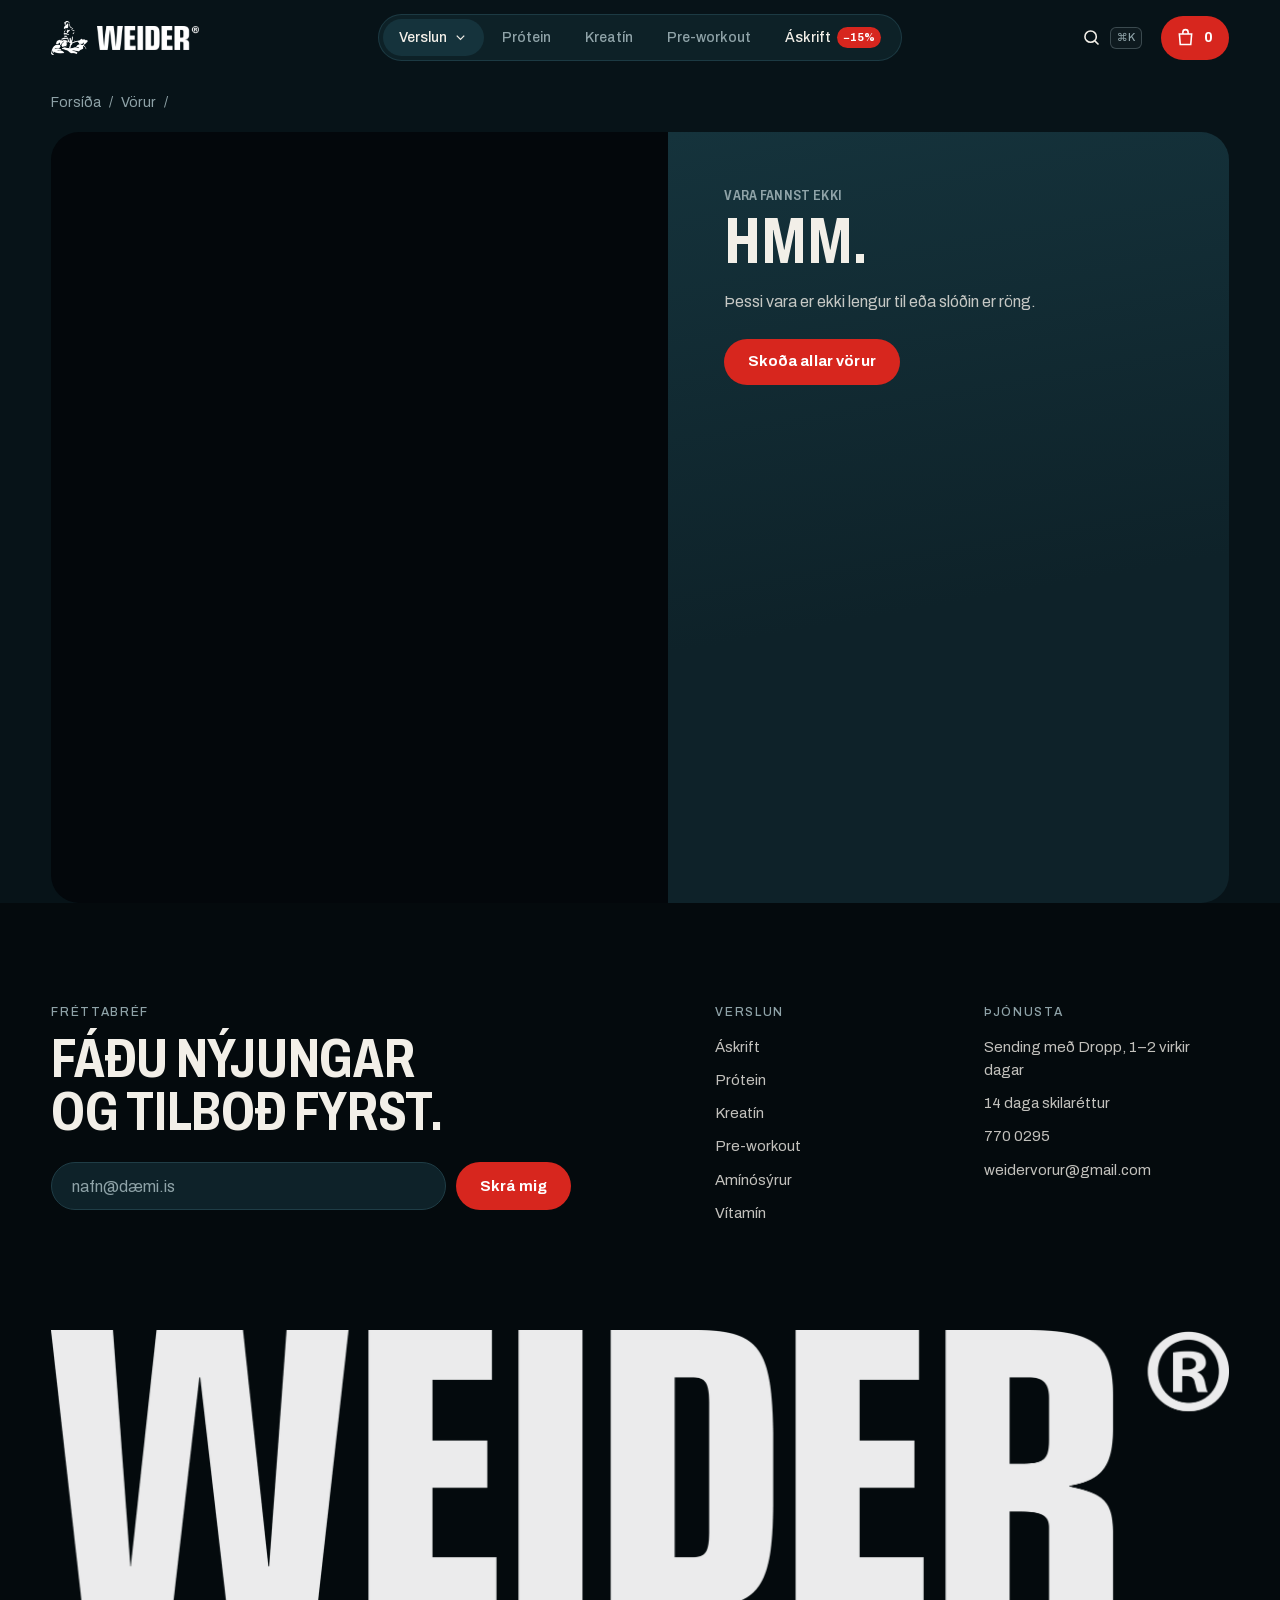
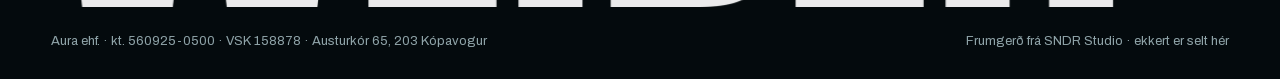
<file: vara.html>
<!doctype html>
<html lang="is">
<head>
<meta charset="utf-8">
<meta name="viewport" content="width=device-width, initial-scale=1, viewport-fit=cover">
<meta name="robots" content="noindex, nofollow">
<meta name="theme-color" content="#071318">
<link rel="icon" href="assets/favicon-32.png" sizes="32x32" type="image/png">
<link rel="icon" href="assets/favicon-48.png" sizes="48x48" type="image/png">
<link rel="apple-touch-icon" href="assets/apple-touch-icon.png">
<link rel="preload" href="assets/fonts/ArchivoDisplay.woff2" as="font" type="font/woff2" crossorigin>
<link rel="preload" href="assets/fonts/ArchivoText.woff2" as="font" type="font/woff2" crossorigin>
<script>(function(){var r=document.documentElement;r.classList.add('js');function s(v){if(r.getAttribute('data-input')!==v)r.setAttribute('data-input',v)}addEventListener('pointerdown',function(){s('pointer')},true);addEventListener('keydown',function(e){if(e.key==='Shift'||e.key==='Control'||e.key==='Alt'||e.key==='Meta')return;s('key')},true)})();</script>
<script src="assets/vendor/focus-guard.js?v=b5c0d07"></script>
<link rel="stylesheet" href="assets/vendor/focus-guard.css?v=b5c0d07">
<link rel="stylesheet" href="assets/site.css?v=b5c0d07">

<title>Vara · Weider á Íslandi</title>
<meta name="description" content="Weider vara.">
</head>
<body class="product">
<a class="skip" href="#main">Hoppa í efni</a>
<header class="hdr" id="hdr">
  <a class="logo" href="index.html" aria-label="Weider, forsíða"><span class="logo-man" aria-hidden="true"><img src="assets/logo/weider-man.webp?v=b5c0d07" alt="" width="581" height="533"></span><span class="logo-in"><img src="assets/logo/weider-white.webp?v=b5c0d07" alt="Weider" width="2400" height="565"></span></a>
  <nav class="pills" aria-label="Aðalvalmynd">
    <button class="shop-btn" type="button" aria-expanded="false" aria-controls="mega">Verslun <svg viewBox="0 0 24 24" fill="none" stroke="currentColor" stroke-width="2" aria-hidden="true"><path d="m6 9 6 6 6-6"/></svg></button>
    <a href="vorur.html?c=protein" data-nav="protein">Prótein</a>
    <a href="vorur.html?c=kreatin" data-nav="kreatin">Kreatín</a>
    <a href="vorur.html?c=pre" data-nav="pre">Pre-workout</a>
    <a href="askrift.html" data-nav="askrift" class="pill-ask">Áskrift <em>−15%</em></a>
  </nav>
  <div class="mega" id="mega" tabindex="-1" role="region" aria-label="Allir vöruflokkar" hidden>
    <div class="mega-grid"></div>
    <div class="mega-f"><button class="mega-s srch-btn" type="button" aria-controls="srch" aria-expanded="false"><svg viewBox="0 0 24 24" fill="none" stroke="currentColor" stroke-width="1.8" aria-hidden="true"><circle cx="11" cy="11" r="6.5"/><path d="m20 20-4.2-4.2"/></svg><span>Leita að vöru, bragði eða flokki…</span><kbd class="kbd">⌘K</kbd></button><a class="mega-all" href="vorur.html">Sjá allar vörur</a></div>
  </div>
  <div class="hdr-r">
    <button class="ico srch-btn" type="button" aria-label="Leita (⌘K)" aria-controls="srch" aria-expanded="false"><svg viewBox="0 0 24 24" fill="none" stroke="currentColor" stroke-width="1.8" aria-hidden="true"><circle cx="11" cy="11" r="6.5"/><path d="m20 20-4.2-4.2"/></svg><kbd class="kbd" aria-hidden="true">⌘K</kbd></button>
    <button class="cart-btn" type="button" aria-label="Karfa, 0 vörur" aria-controls="cart" aria-expanded="false"><svg viewBox="0 0 24 24" fill="none" stroke="currentColor" stroke-width="1.8" aria-hidden="true"><path d="M5 8h14l-1 12H6L5 8Z"/><path d="M9 8V6a3 3 0 0 1 6 0v2"/></svg><span class="cart-n">0</span></button>
    <button class="menu-btn" type="button" aria-label="Opna valmynd" aria-controls="mnav" aria-expanded="false"><span></span><span></span></button>
  </div>
</header>
<div class="srch" id="srch" role="dialog" aria-modal="true" aria-label="Leita í vörum" hidden>
  <div class="srch-scrim"></div>
  <div class="srch-p" tabindex="-1">
    <div class="srch-f"><svg viewBox="0 0 24 24" fill="none" stroke="currentColor" stroke-width="1.8" aria-hidden="true"><circle cx="11" cy="11" r="6.5"/><path d="m20 20-4.2-4.2"/></svg><label class="sr" for="sq">Leita í vörum</label><input id="sq" type="search" role="combobox" aria-expanded="true" aria-controls="srch-l" aria-autocomplete="list" placeholder="Leita að vöru, bragði eða flokki…" autocomplete="off" autocapitalize="off" autocorrect="off" spellcheck="false" enterkeyhint="search"><button class="srch-x" type="button" aria-label="Loka leit"><kbd class="kbd">Esc</kbd><span class="srch-xt" aria-hidden="true">Loka</span></button></div>
    <div class="srch-b" id="srch-b"></div>
    <p class="srch-hint" aria-hidden="true"><span><kbd class="kbd">↑</kbd><kbd class="kbd">↓</kbd> velja</span><span><kbd class="kbd">Enter</kbd> opna</span><span><kbd class="kbd">Esc</kbd> loka</span></p>
    <p class="sr" id="srch-live" role="status" aria-live="polite"></p>
  </div>
</div>
<div class="mnav" id="mnav" tabindex="-1" role="dialog" aria-modal="true" aria-label="Valmynd" hidden>
  <nav aria-label="Valmynd">
    <a href="vorur.html">Allar vörur</a>
    <a href="askrift.html">Áskrift</a>
    <a href="vorur.html?c=protein">Prótein</a>
    <a href="vorur.html?c=kreatin">Kreatín</a>
    <a href="vorur.html?c=pre">Pre-workout blöndur</a>
    <a href="vorur.html?c=amino">Amínósýrur</a>
    <a href="vorur.html?c=snarl">Prótein-snarl &amp; drykkir</a>
    <a href="vorur.html?c=vitamin">Vítamín og steinefni</a>
    <a href="vorur.html?c=aukahlutir">Aukahlutir</a>
  </nav>
  <p class="mnav-f">Sending með Dropp á 1–2 virkum dögum</p>
</div>

<main id="main" class="pdp">
  <nav class="crumb" aria-label="Brauðmolar"><a href="index.html">Forsíða</a><span aria-hidden="true">/</span><a href="vorur.html" id="crumb-c">Vörur</a><span aria-hidden="true">/</span><span id="crumb-p" aria-current="page"></span></nav>
  <div class="pdp-g">
    <div class="pdp-m" id="pdp-m"></div>
    <div class="pdp-i" id="pdp-i"></div>
  </div>
  <section class="more" aria-labelledby="more-t">
    <div class="sec-h"><div><p class="kick">Þér gæti líka líkað</p><h2 class="h2" id="more-t">Úr sama flokki</h2></div><a class="btn ghost" id="more-a" href="vorur.html">Sjá flokkinn</a></div>
    <div class="arches" id="more"></div>
  </section>
</main>
<footer class="ftr">
  <div class="ftr-top">
    <div class="ftr-news">
      <p class="lbl">Fréttabréf</p>
      <h2 class="h2">Fáðu nýjungar og tilboð fyrst.</h2>
      <form class="news" novalidate>
        <label class="sr" for="nl">Netfang</label>
        <input id="nl" type="email" name="email" placeholder="nafn@dæmi.is" autocomplete="email" spellcheck="false" required>
        <button class="btn red" type="submit">Skrá mig</button>
        <p class="news-msg" role="status" aria-live="polite"></p>
      </form>
    </div>
    <nav class="ftr-cols" aria-label="Fótur">
      <div><p class="lbl">Verslun</p><a href="askrift.html">Áskrift</a><a href="vorur.html?c=protein">Prótein</a><a href="vorur.html?c=kreatin">Kreatín</a><a href="vorur.html?c=pre">Pre-workout</a><a href="vorur.html?c=amino">Amínósýrur</a><a href="vorur.html?c=vitamin">Vítamín</a></div>
      <div><p class="lbl">Þjónusta</p><span>Sending með Dropp, 1–2 virkir dagar</span><span>14 daga skilaréttur</span><a href="tel:+3547700295">770 0295</a><a href="mailto:weidervorur@gmail.com">weidervorur@gmail.com</a></div>
    </nav>
  </div>
  <img class="ftr-logo" src="assets/logo/weider-white.webp?v=b5c0d07" alt="" width="2400" height="565" loading="lazy">
  <div class="ftr-legal"><span>Aura ehf. · kt. 560925-0500 · VSK 158878 · Austurkór 65, 203 Kópavogur</span><span>Frumgerð frá SNDR Studio · ekkert er selt hér</span></div>
</footer>
<div class="scrim" hidden></div>
<aside class="drawer" id="cart" tabindex="-1" role="dialog" aria-modal="true" aria-label="Karfa" hidden>
  <div class="dr-h"><h2 class="h3">Karfan</h2><button class="x" type="button" aria-label="Loka körfu"><svg viewBox="0 0 24 24" fill="none" stroke="currentColor" stroke-width="1.8" aria-hidden="true"><path d="M6 6l12 12M18 6 6 18"/></svg></button></div>
  <div class="dr-list"></div>
  <div class="dr-f"><div class="dr-rows"></div><div class="dr-sum"><span>Samtals</span><strong class="dr-total">0 kr.</strong></div><p class="dr-note">Sending reiknast í næsta skrefi.</p><button class="btn red wide dr-go" type="button">Áfram í greiðslu</button><p class="dr-msg" role="status" aria-live="polite"></p></div>
</aside>
<script src="assets/vendor/gsap.min.js?v=b5c0d07" defer></script>
<script src="assets/vendor/ScrollTrigger.min.js?v=b5c0d07" defer></script>
<script src="assets/data.js?v=b5c0d07" defer></script>
<script src="assets/site.js?v=b5c0d07" defer></script>

</body>
</html>
</file>
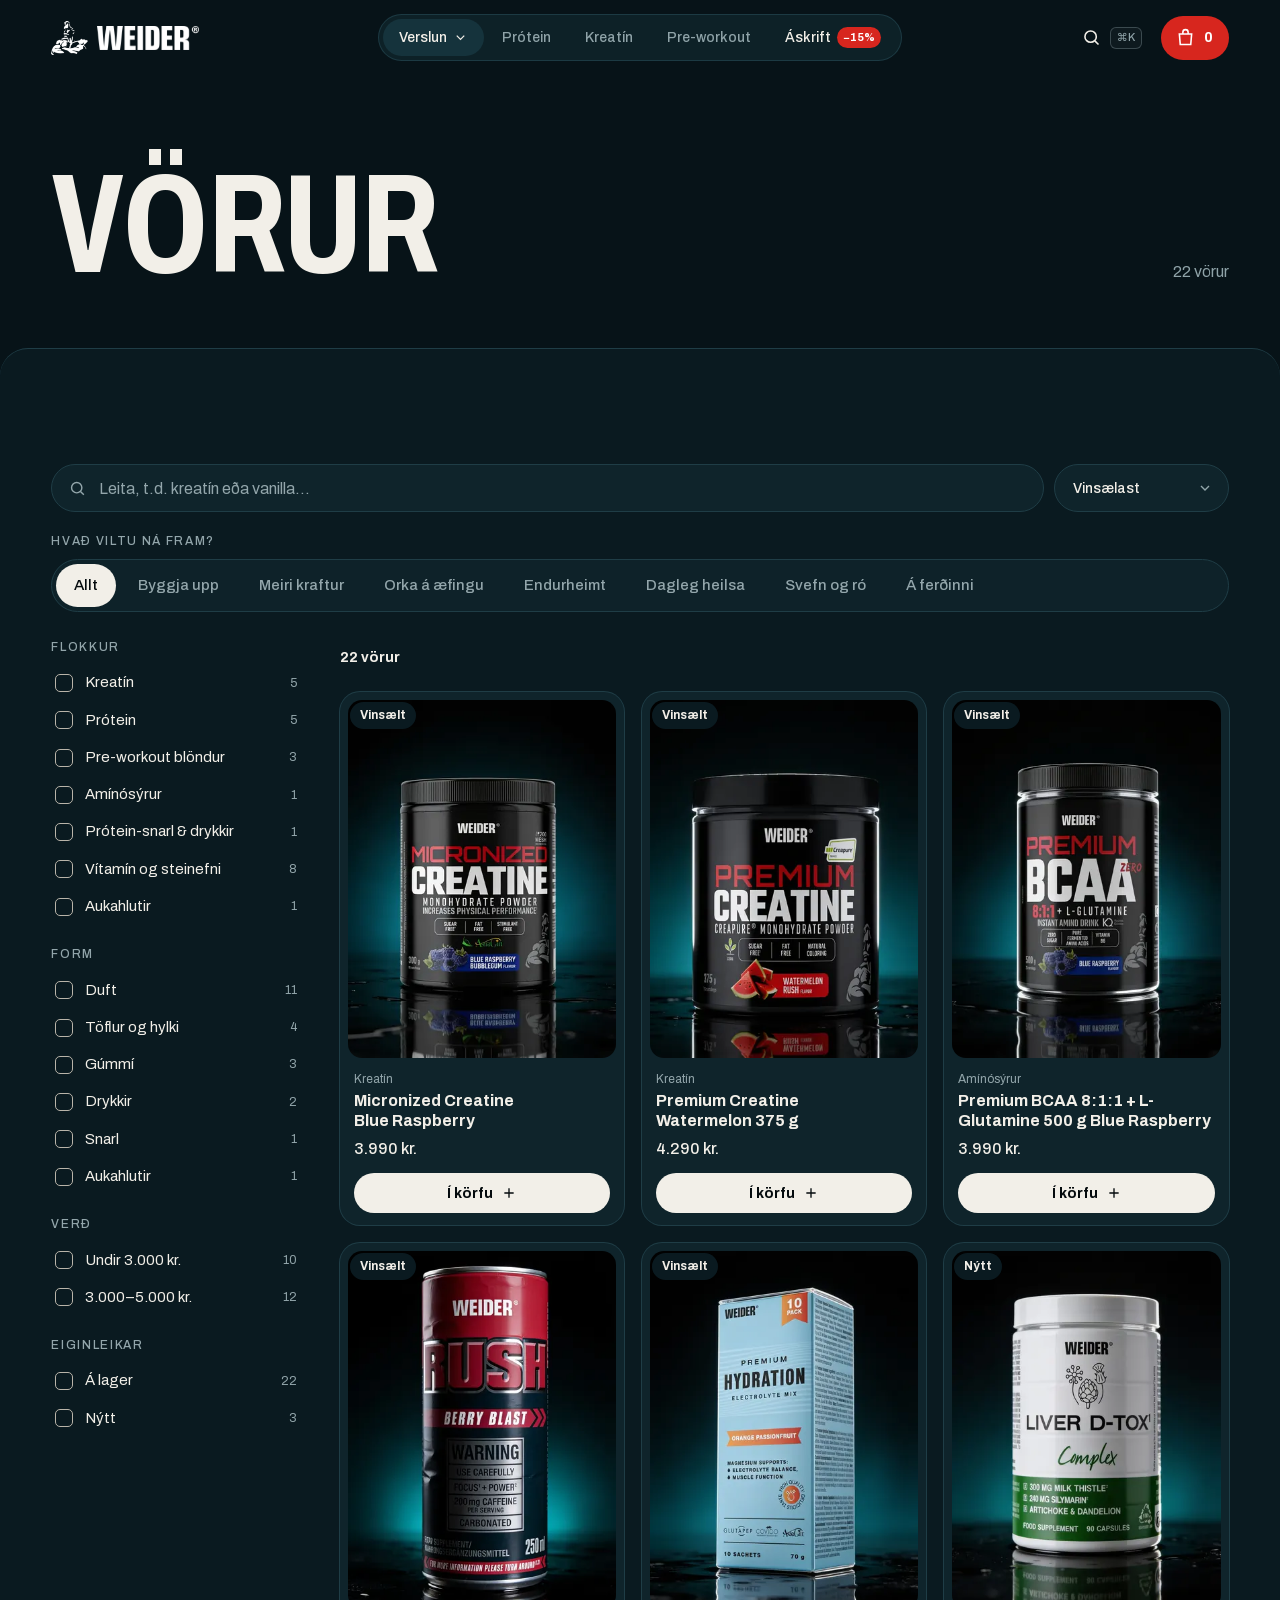
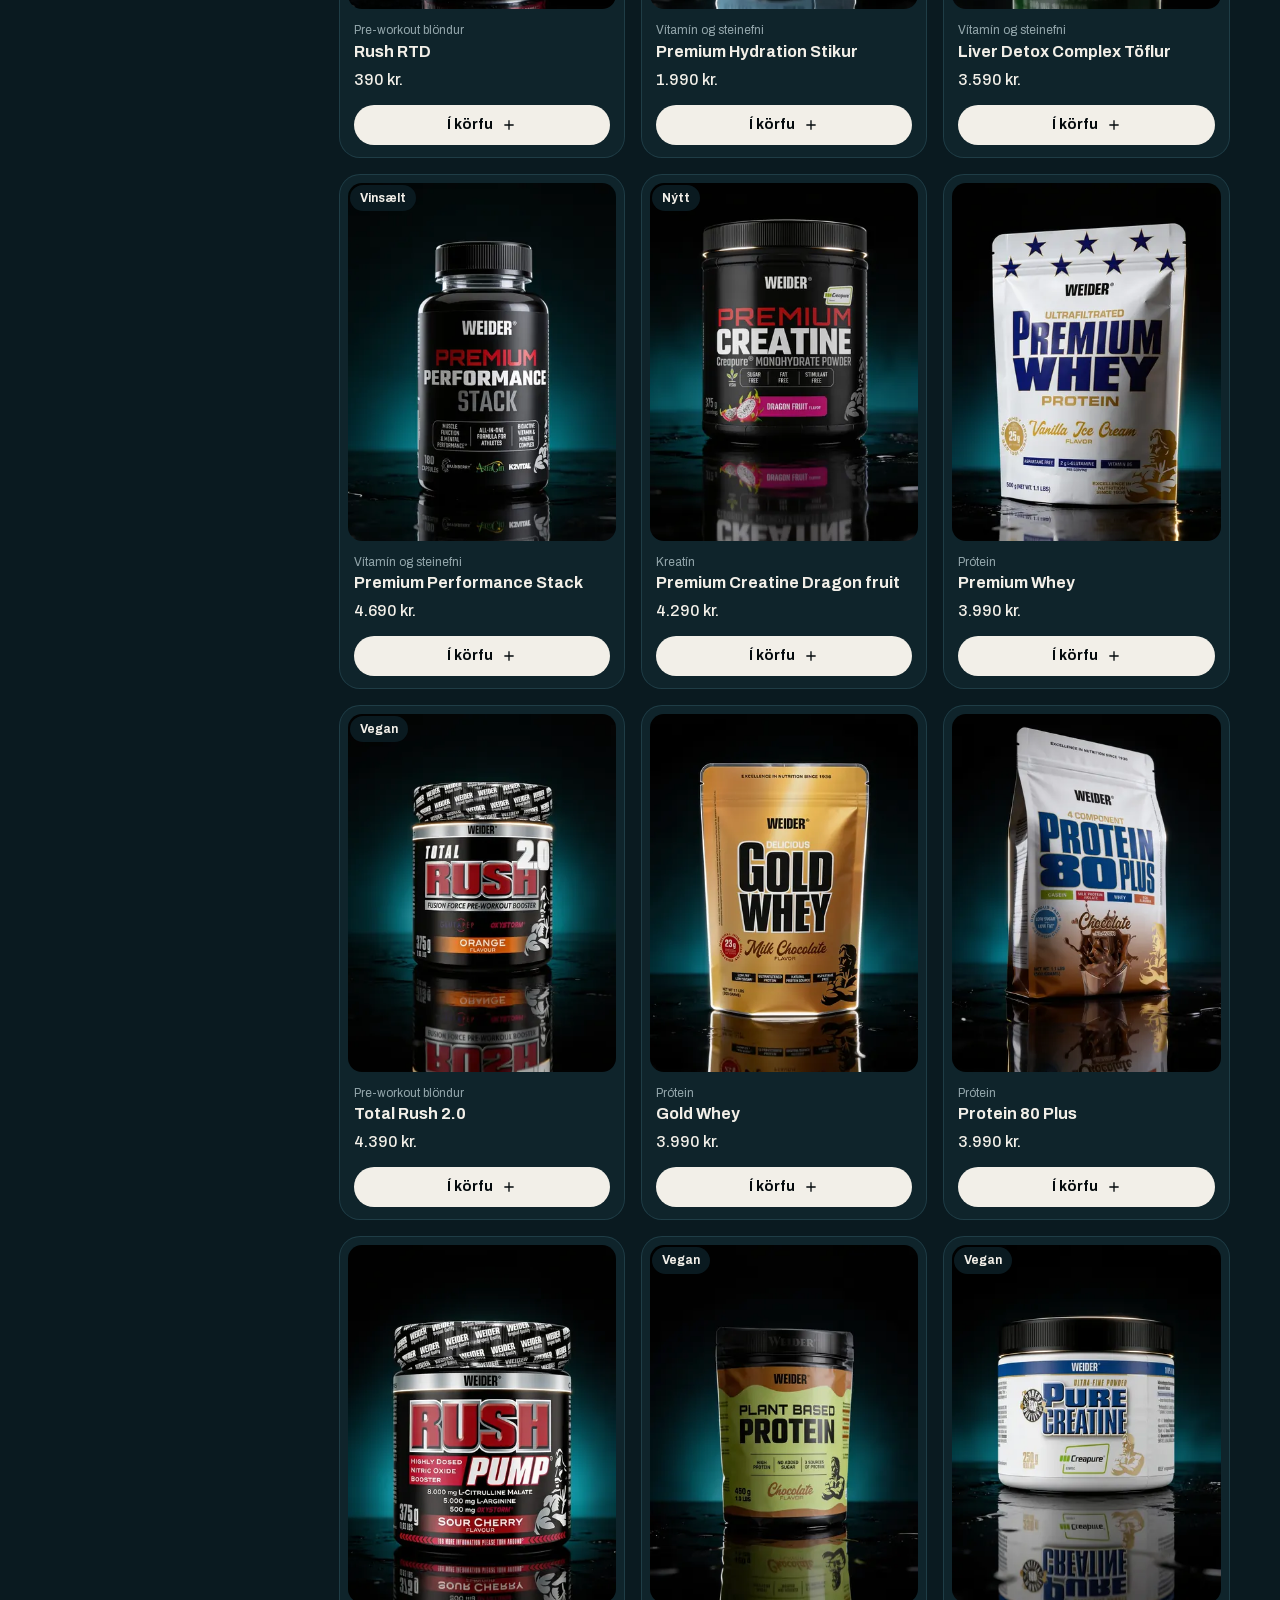
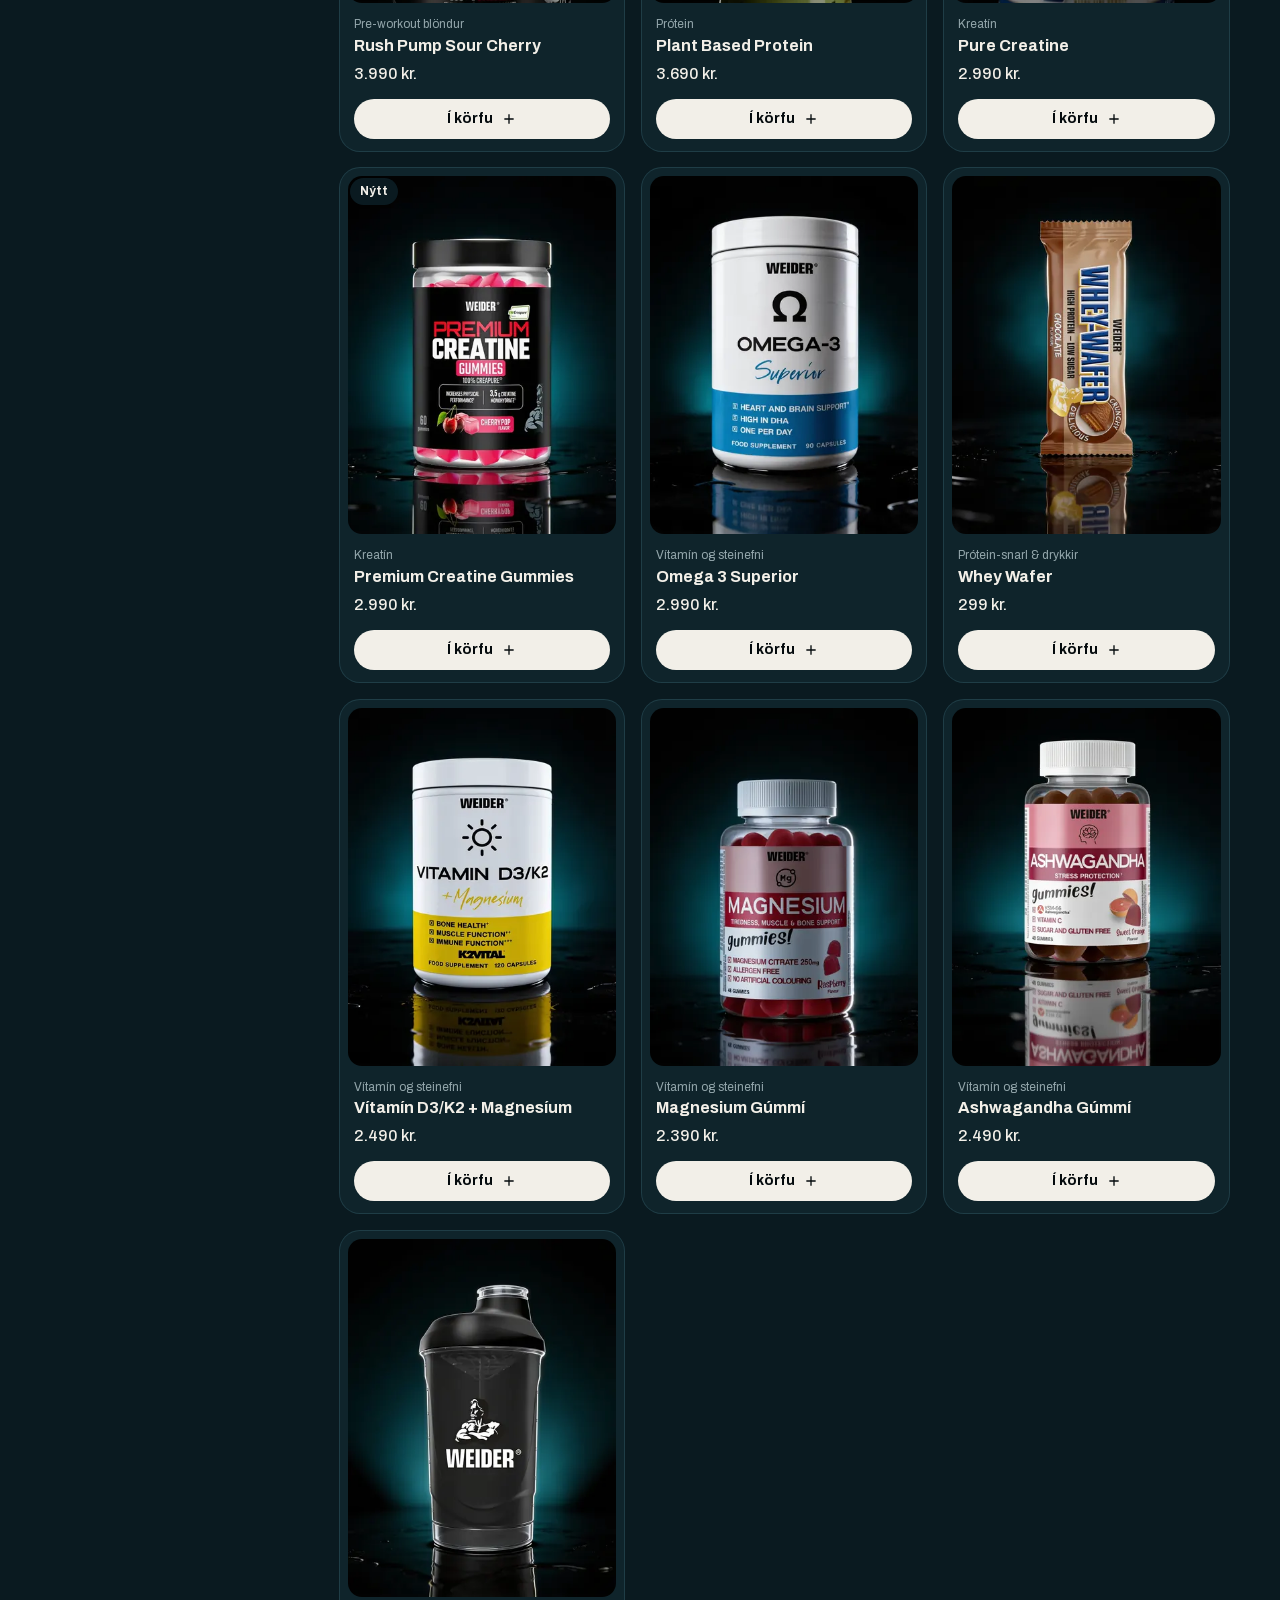
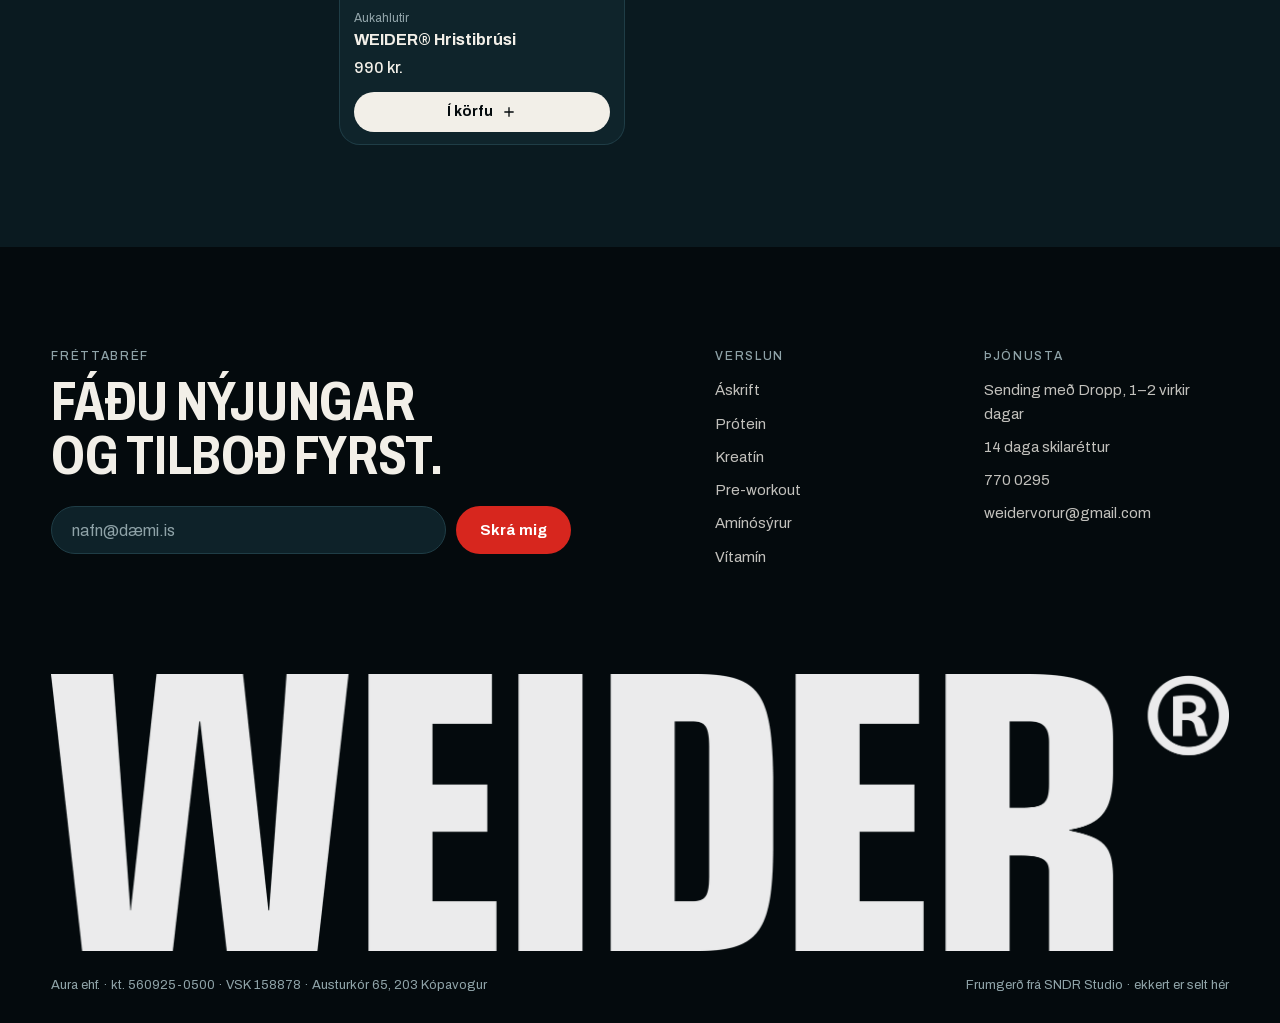
<file: vorur.html>
<!doctype html>
<html lang="is">
<head>
<meta charset="utf-8">
<meta name="viewport" content="width=device-width, initial-scale=1, viewport-fit=cover">
<meta name="robots" content="noindex, nofollow">
<meta name="theme-color" content="#071318">
<link rel="icon" href="assets/favicon-32.png" sizes="32x32" type="image/png">
<link rel="icon" href="assets/favicon-48.png" sizes="48x48" type="image/png">
<link rel="apple-touch-icon" href="assets/apple-touch-icon.png">
<link rel="preload" href="assets/fonts/ArchivoDisplay.woff2" as="font" type="font/woff2" crossorigin>
<link rel="preload" href="assets/fonts/ArchivoText.woff2" as="font" type="font/woff2" crossorigin>
<script>(function(){var r=document.documentElement;r.classList.add('js');function s(v){if(r.getAttribute('data-input')!==v)r.setAttribute('data-input',v)}addEventListener('pointerdown',function(){s('pointer')},true);addEventListener('keydown',function(e){if(e.key==='Shift'||e.key==='Control'||e.key==='Alt'||e.key==='Meta')return;s('key')},true)})();</script>
<script src="assets/vendor/focus-guard.js?v=b5c0d07"></script>
<link rel="stylesheet" href="assets/vendor/focus-guard.css?v=b5c0d07">
<link rel="stylesheet" href="assets/site.css?v=b5c0d07">

<title>Vörur · Weider á Íslandi</title>
<meta name="description" content="Allar Weider vörur: prótein, kreatín, pre-workout, amínósýrur, snarl og vítamín.">
</head>
<body class="shop">
<a class="skip" href="#main">Hoppa í efni</a>
<header class="hdr" id="hdr">
  <a class="logo" href="index.html" aria-label="Weider, forsíða"><span class="logo-man" aria-hidden="true"><img src="assets/logo/weider-man.webp?v=b5c0d07" alt="" width="581" height="533"></span><span class="logo-in"><img src="assets/logo/weider-white.webp?v=b5c0d07" alt="Weider" width="2400" height="565"></span></a>
  <nav class="pills" aria-label="Aðalvalmynd">
    <button class="shop-btn" type="button" aria-expanded="false" aria-controls="mega">Verslun <svg viewBox="0 0 24 24" fill="none" stroke="currentColor" stroke-width="2" aria-hidden="true"><path d="m6 9 6 6 6-6"/></svg></button>
    <a href="vorur.html?c=protein" data-nav="protein">Prótein</a>
    <a href="vorur.html?c=kreatin" data-nav="kreatin">Kreatín</a>
    <a href="vorur.html?c=pre" data-nav="pre">Pre-workout</a>
    <a href="askrift.html" data-nav="askrift" class="pill-ask">Áskrift <em>−15%</em></a>
  </nav>
  <div class="mega" id="mega" tabindex="-1" role="region" aria-label="Allir vöruflokkar" hidden>
    <div class="mega-grid"></div>
    <div class="mega-f"><button class="mega-s srch-btn" type="button" aria-controls="srch" aria-expanded="false"><svg viewBox="0 0 24 24" fill="none" stroke="currentColor" stroke-width="1.8" aria-hidden="true"><circle cx="11" cy="11" r="6.5"/><path d="m20 20-4.2-4.2"/></svg><span>Leita að vöru, bragði eða flokki…</span><kbd class="kbd">⌘K</kbd></button><a class="mega-all" href="vorur.html">Sjá allar vörur</a></div>
  </div>
  <div class="hdr-r">
    <button class="ico srch-btn" type="button" aria-label="Leita (⌘K)" aria-controls="srch" aria-expanded="false"><svg viewBox="0 0 24 24" fill="none" stroke="currentColor" stroke-width="1.8" aria-hidden="true"><circle cx="11" cy="11" r="6.5"/><path d="m20 20-4.2-4.2"/></svg><kbd class="kbd" aria-hidden="true">⌘K</kbd></button>
    <button class="cart-btn" type="button" aria-label="Karfa, 0 vörur" aria-controls="cart" aria-expanded="false"><svg viewBox="0 0 24 24" fill="none" stroke="currentColor" stroke-width="1.8" aria-hidden="true"><path d="M5 8h14l-1 12H6L5 8Z"/><path d="M9 8V6a3 3 0 0 1 6 0v2"/></svg><span class="cart-n">0</span></button>
    <button class="menu-btn" type="button" aria-label="Opna valmynd" aria-controls="mnav" aria-expanded="false"><span></span><span></span></button>
  </div>
</header>
<div class="srch" id="srch" role="dialog" aria-modal="true" aria-label="Leita í vörum" hidden>
  <div class="srch-scrim"></div>
  <div class="srch-p" tabindex="-1">
    <div class="srch-f"><svg viewBox="0 0 24 24" fill="none" stroke="currentColor" stroke-width="1.8" aria-hidden="true"><circle cx="11" cy="11" r="6.5"/><path d="m20 20-4.2-4.2"/></svg><label class="sr" for="sq">Leita í vörum</label><input id="sq" type="search" role="combobox" aria-expanded="true" aria-controls="srch-l" aria-autocomplete="list" placeholder="Leita að vöru, bragði eða flokki…" autocomplete="off" autocapitalize="off" autocorrect="off" spellcheck="false" enterkeyhint="search"><button class="srch-x" type="button" aria-label="Loka leit"><kbd class="kbd">Esc</kbd><span class="srch-xt" aria-hidden="true">Loka</span></button></div>
    <div class="srch-b" id="srch-b"></div>
    <p class="srch-hint" aria-hidden="true"><span><kbd class="kbd">↑</kbd><kbd class="kbd">↓</kbd> velja</span><span><kbd class="kbd">Enter</kbd> opna</span><span><kbd class="kbd">Esc</kbd> loka</span></p>
    <p class="sr" id="srch-live" role="status" aria-live="polite"></p>
  </div>
</div>
<div class="mnav" id="mnav" tabindex="-1" role="dialog" aria-modal="true" aria-label="Valmynd" hidden>
  <nav aria-label="Valmynd">
    <a href="vorur.html">Allar vörur</a>
    <a href="askrift.html">Áskrift</a>
    <a href="vorur.html?c=protein">Prótein</a>
    <a href="vorur.html?c=kreatin">Kreatín</a>
    <a href="vorur.html?c=pre">Pre-workout blöndur</a>
    <a href="vorur.html?c=amino">Amínósýrur</a>
    <a href="vorur.html?c=snarl">Prótein-snarl &amp; drykkir</a>
    <a href="vorur.html?c=vitamin">Vítamín og steinefni</a>
    <a href="vorur.html?c=aukahlutir">Aukahlutir</a>
  </nav>
  <p class="mnav-f">Sending með Dropp á 1–2 virkum dögum</p>
</div>

<main id="main">
  <div class="top"><h1 class="h1" id="shop-t">Vörur</h1><p class="top-n" id="shop-n" aria-live="polite"></p></div>
  <div class="sheet">
    <div class="shop-bar">
      <div class="sfield"><svg viewBox="0 0 24 24" fill="none" stroke="currentColor" stroke-width="1.8" aria-hidden="true"><circle cx="11" cy="11" r="6.5"/><path d="m20 20-4.2-4.2"/></svg><label class="sr" for="leit">Leita í vörum</label><input id="leit" type="search" name="q" placeholder="Leita, t.d. kreatín eða vanilla…" autocomplete="off" autocapitalize="off" autocorrect="off" spellcheck="false" enterkeyhint="search"><button class="sclear" type="button" aria-label="Hreinsa leit" hidden><svg viewBox="0 0 24 24" fill="none" stroke="currentColor" stroke-width="2" aria-hidden="true"><path d="M6 6l12 12M18 6 6 18"/></svg></button></div>
      <button class="fbtn" type="button" aria-controls="fpanel" aria-expanded="false"><svg viewBox="0 0 24 24" fill="none" stroke="currentColor" stroke-width="1.8" aria-hidden="true"><path d="M4 6h16M7 12h10M10 18h4"/></svg>Sía <span class="fcount"></span></button>
      <label class="ssort"><span class="sr">Röðun</span><select id="sort"><option value="pop">Vinsælast</option><option value="new">Nýjast fyrst</option><option value="lo">Verð: lægst fyrst</option><option value="hi">Verð: hæst fyrst</option><option value="az">Nafn: A–Ö</option></select><svg viewBox="0 0 24 24" fill="none" stroke="currentColor" stroke-width="2" aria-hidden="true"><path d="m6 9 6 6 6-6"/></svg></label>
    </div>
    <p class="lbl goal-lbl">Hvað viltu ná fram?</p>
    <div class="tabs goal-tabs" role="tablist" aria-label="Markmið" id="shop-tabs"><span class="tab-ind" aria-hidden="true"></span></div>
    <div class="shop-g">
      <aside class="fpanel" id="fpanel" tabindex="-1" aria-label="Síur"></aside>
      <div class="shop-res"><div class="fact" id="fact"></div><div class="grid" id="shop-grid"></div></div>
    </div>
    <div class="fscrim" hidden></div>
  </div>
</main>
<footer class="ftr">
  <div class="ftr-top">
    <div class="ftr-news">
      <p class="lbl">Fréttabréf</p>
      <h2 class="h2">Fáðu nýjungar og tilboð fyrst.</h2>
      <form class="news" novalidate>
        <label class="sr" for="nl">Netfang</label>
        <input id="nl" type="email" name="email" placeholder="nafn@dæmi.is" autocomplete="email" spellcheck="false" required>
        <button class="btn red" type="submit">Skrá mig</button>
        <p class="news-msg" role="status" aria-live="polite"></p>
      </form>
    </div>
    <nav class="ftr-cols" aria-label="Fótur">
      <div><p class="lbl">Verslun</p><a href="askrift.html">Áskrift</a><a href="vorur.html?c=protein">Prótein</a><a href="vorur.html?c=kreatin">Kreatín</a><a href="vorur.html?c=pre">Pre-workout</a><a href="vorur.html?c=amino">Amínósýrur</a><a href="vorur.html?c=vitamin">Vítamín</a></div>
      <div><p class="lbl">Þjónusta</p><span>Sending með Dropp, 1–2 virkir dagar</span><span>14 daga skilaréttur</span><a href="tel:+3547700295">770 0295</a><a href="mailto:weidervorur@gmail.com">weidervorur@gmail.com</a></div>
    </nav>
  </div>
  <img class="ftr-logo" src="assets/logo/weider-white.webp?v=b5c0d07" alt="" width="2400" height="565" loading="lazy">
  <div class="ftr-legal"><span>Aura ehf. · kt. 560925-0500 · VSK 158878 · Austurkór 65, 203 Kópavogur</span><span>Frumgerð frá SNDR Studio · ekkert er selt hér</span></div>
</footer>
<div class="scrim" hidden></div>
<aside class="drawer" id="cart" tabindex="-1" role="dialog" aria-modal="true" aria-label="Karfa" hidden>
  <div class="dr-h"><h2 class="h3">Karfan</h2><button class="x" type="button" aria-label="Loka körfu"><svg viewBox="0 0 24 24" fill="none" stroke="currentColor" stroke-width="1.8" aria-hidden="true"><path d="M6 6l12 12M18 6 6 18"/></svg></button></div>
  <div class="dr-list"></div>
  <div class="dr-f"><div class="dr-rows"></div><div class="dr-sum"><span>Samtals</span><strong class="dr-total">0 kr.</strong></div><p class="dr-note">Sending reiknast í næsta skrefi.</p><button class="btn red wide dr-go" type="button">Áfram í greiðslu</button><p class="dr-msg" role="status" aria-live="polite"></p></div>
</aside>
<script src="assets/vendor/gsap.min.js?v=b5c0d07" defer></script>
<script src="assets/vendor/ScrollTrigger.min.js?v=b5c0d07" defer></script>
<script src="assets/data.js?v=b5c0d07" defer></script>
<script src="assets/site.js?v=b5c0d07" defer></script>

</body>
</html>
</file>
<file: assets/vendor/focus-guard.css>
/* focus-guard.css: pairs with focus-guard.js. No ring after a tap or a click; every ring for the keyboard.
   Text fields keep theirs (the user is typing there whatever opened it). */
html[data-input="pointer"] :focus-visible:not(input):not(textarea):not(select):not([contenteditable="true"]) { outline: none; }
/* a focus target that is only a container (a menu panel, a dialog, a drawer): never ring it */
[tabindex="-1"]:focus { outline: none; }
</file>
<file: assets/site.css>
/* Weider v3 — tokens from _docs/weider-v3-2026-11-15/design.md */
/* type (18 Nov, Sindri's pick from five systems on the real page): Archivo. Display = condensed (wdth 72) caps for
   headings, echoing the WEIDER wordmark; text = Archivo at normal width. Both are static-width instances of the
   variable font with the weight axis kept (300-800), self-hosted, latin subset. */
@font-face { font-family: "Archivo Display"; src: url(fonts/ArchivoDisplay.woff2) format("woff2"); font-weight: 300 800; font-display: swap; }
@font-face { font-family: "Archivo"; src: url(fonts/ArchivoText.woff2) format("woff2"); font-weight: 300 800; font-display: swap; }

:root {
  --ground: #071318; --deep: #040A0D; --shot: #03070B; --surface: #0E2229; --raised: #15333C; --line: #1F3D46;
  --ink: #F2EFE8; --mute: #8FA3A8; --panel: #0A1A20; --card: #0F242B; --pink: #F2EFE8; --pmute: #93A6AB;
  --red: #D7261E; --red-t: #F05A4F;
  --serif: "Archivo Display", "Archivo", system-ui, sans-serif; --sans: "Archivo", system-ui, -apple-system, sans-serif;
  --pad: clamp(16px, 4vw, 56px); --r-card: 20px; --r-frame: 28px;
  --ease: cubic-bezier(.22, 1, .36, 1); --io: cubic-bezier(.76, 0, .24, 1);
  --hdr: 76px;
}
*, *::before, *::after { box-sizing: border-box; }
html { -webkit-text-size-adjust: 100%; scroll-padding-top: 124px; color-scheme: dark; }
a, button, input, select { touch-action: manipulation; -webkit-tap-highlight-color: transparent; }
.h1, .h2, .h3, .pc-n, .dc-n { text-wrap: balance; }
.price-l, .pc-p, .dc-p, .line-p, .dr-total, .stat strong { font-variant-numeric: tabular-nums; }
@media (hover: hover) { .tabs button:not([aria-selected="true"]):hover { color: var(--pink); } }
body { margin: 0; background: var(--ground); color: var(--ink); font: 400 16px/1.55 var(--sans); -webkit-font-smoothing: antialiased; overflow-x: clip; }
img { display: block; max-width: 100%; height: auto; }
a { color: inherit; text-decoration: none; }
button, input, select { font: inherit; color: inherit; }
button { cursor: pointer; background: none; border: 0; padding: 0; }
h1, h2, h3, p, ul, figure { margin: 0; }
ul { padding: 0; list-style: none; }
.sr { position: absolute; width: 1px; height: 1px; overflow: hidden; clip: rect(0 0 0 0); white-space: nowrap; }
.skip { position: fixed; left: 12px; top: -60px; z-index: 100; background: var(--ink); color: var(--pink); padding: 10px 16px; border-radius: 999px; }
.skip:focus { top: 12px; }
:focus-visible { outline: 2px solid var(--red-t); outline-offset: 3px; }

/* type */
.lbl { font: 500 12px/1.2 var(--sans); letter-spacing: .14em; text-transform: uppercase; color: var(--mute); }
.h1 { font: 600 clamp(44px, 6.4vw, 104px)/.95 var(--serif); letter-spacing: -.015em; }
.h2 { font: 600 clamp(34px, 4.4vw, 64px)/1 var(--serif); letter-spacing: -.01em; }
.h3 { font: 600 28px/1.05 var(--serif); }
.h1 em, .h2 em { font-style: normal; color: var(--red-t); }
.kick { font: 600 20px/1 var(--serif); color: var(--mute); }
.kick.sm { font-size: 18px; margin-top: 36px; }
.center { text-align: center; }

/* buttons */
.btn { display: inline-flex; align-items: center; justify-content: center; gap: 8px; min-height: 46px; padding: 0 24px; border-radius: 999px; font-weight: 700; font-size: 15px; letter-spacing: .01em; transition: background-color .25s, color .25s, border-color .25s, transform .5s var(--ease); white-space: nowrap; }
.btn:active { transform: scale(.97); transition-duration: .1s; }
.btn.red { background: var(--red); color: #fff; }
.btn.ghost { border: 1px solid rgba(242,239,232,.28); color: var(--ink); }
.btn.ink { background: var(--pink); color: var(--panel); }
.btn.wide { width: 100%; }
.btn[disabled] { opacity: .45; cursor: not-allowed; }
@media (hover: hover) {
  .btn.red:hover { background: #B81E17; }
  .btn.ghost:hover { border-color: var(--ink); background: rgba(242,239,232,.06); }
  .btn.ink:hover { background: #24292b; }
}

/* header (Jetset pill nav) */
.hdr { position: fixed; inset: 0 0 auto; z-index: 40; height: var(--hdr); display: grid; grid-template-columns: 1fr auto 1fr; align-items: center; padding: 0 var(--pad); transition: background-color .4s, border-color .4s; border-bottom: 1px solid transparent; }
.hdr.solid { background: rgba(7,19,24,.86); -webkit-backdrop-filter: blur(14px); backdrop-filter: blur(14px); border-color: rgba(31,61,70,.7); }
.logo { position: relative; z-index: 2; display: block; width: max-content; }
.logo-in { display: block; }
.logo img { height: 24px; width: auto; transform-origin: 0 0; will-change: transform; }
.pills { display: flex; gap: 2px; padding: 4px; border-radius: 999px; background: rgba(14,34,41,.72); border: 1px solid rgba(31,61,70,.9); -webkit-backdrop-filter: blur(12px); backdrop-filter: blur(12px); }
.pills a, .shop-btn { padding: 8px 16px; border-radius: 999px; font-size: 14px; font-weight: 500; color: var(--mute); transition: color .25s, background-color .25s; }
.pills a[aria-current="page"] { background: var(--raised); color: var(--ink); }
.shop-btn { display: inline-flex; align-items: center; gap: 6px; color: var(--ink); background: var(--raised); }
.shop-btn svg { width: 15px; height: 15px; transition: transform .4s var(--ease); }
.shop-btn[aria-expanded="true"] svg { transform: rotate(180deg); }
@media (hover: hover) { .pills a:hover { color: var(--ink); } .shop-btn:hover { background: #1c414c; } }
.mega { position: absolute; top: calc(100% - 6px); left: 0; right: 0; margin: 0 auto; width: min(1040px, calc(100vw - 2 * var(--pad))); padding: 14px; border-radius: 24px; background: rgba(10,26,32,.94); -webkit-backdrop-filter: blur(18px); backdrop-filter: blur(18px); border: 1px solid var(--line); box-shadow: 0 40px 80px -30px rgba(0,0,0,.8); }
.mega[hidden] { display: none; }
.mega-grid { display: grid; grid-template-columns: repeat(4, minmax(0, 1fr)); gap: 10px; }
.mega-c { position: relative; display: grid; grid-template-columns: 64px 1fr; align-items: center; gap: 14px; padding: 8px; border-radius: 16px; transition: background-color .25s; }
.mega-c .ph { width: 64px; aspect-ratio: 3 / 4; border-radius: 10px; }
.mega-c b { display: block; font: 600 21px/1.05 var(--serif); }
.mega-c span.n { font-size: 13px; color: var(--mute); }
@media (hover: hover) { .mega-c:hover { background: var(--raised); } .mega-c:hover .ph img { transform: scale(1.06); } }
.mega-f { display: flex; align-items: center; justify-content: space-between; gap: 16px; margin-top: 12px; padding: 12px 8px 4px; border-top: 1px solid var(--line); }
.mega-s { display: flex; gap: 8px; flex: 1; max-width: 520px; }
.mega-s input { flex: 1; min-width: 0; height: 44px; padding: 0 18px; border-radius: 999px; border: 1px solid var(--line); background: var(--surface); }
.mega-s input::placeholder { color: var(--mute); }
.mega-s .btn { min-height: 44px; }
.mega-all { font-weight: 700; font-size: 14px; text-decoration: underline; text-underline-offset: 4px; text-decoration-color: rgba(242,239,232,.35); }
.hdr-r { justify-self: end; display: flex; align-items: center; gap: 8px; }
.ico, .cart-btn, .menu-btn { height: 44px; min-width: 44px; display: inline-flex; align-items: center; justify-content: center; border-radius: 999px; }
.ico svg, .cart-btn svg { width: 21px; height: 21px; }
.cart-btn { gap: 8px; padding: 0 16px 0 14px; background: var(--red); color: #fff; font-weight: 700; font-size: 14px; }
.cart-n { min-width: 1ch; display: inline-block; }
.cart-n.pop { animation: pop .45s var(--ease); }
@keyframes pop { 40% { transform: scale(1.35); } }
.menu-btn { display: none; flex-direction: column; gap: 6px; }
.menu-btn span { width: 20px; height: 1.5px; background: currentColor; transition: transform .45s var(--ease); }
.menu-btn[aria-expanded="true"] span:first-child { transform: translateY(3.75px) rotate(45deg); }
.menu-btn[aria-expanded="true"] span:last-child { transform: translateY(-3.75px) rotate(-45deg); }
.mnav { position: fixed; inset: 0; z-index: 35; background: var(--deep); padding: calc(var(--hdr) + 24px) var(--pad) 32px; display: flex; flex-direction: column; justify-content: space-between; }
.mnav[hidden] { display: none; }
.mnav nav { display: flex; flex-direction: column; }
.mnav nav a { font: 600 clamp(36px, 10vw, 52px)/1.15 var(--serif); padding: 4px 0; border-bottom: 1px solid var(--line); }
.mnav-f { color: var(--mute); font-size: 14px; }
@media (max-width: 980px) { .pills { display: none; } .menu-btn { display: inline-flex; } .hdr { grid-template-columns: 1fr auto; } }

/* ============ HERO (video teardown) ============ */
.stack { position: relative; }
.hero { position: sticky; top: 0; height: 100vh; height: 100svh; min-height: 560px; overflow: hidden; background: var(--deep); z-index: 0; }
.hero-stage { position: absolute; inset: 0; }
.hero-shade { position: absolute; inset: 0; background: #000; opacity: 0; pointer-events: none; z-index: 6; }
.hero-main picture { display: contents; }
.hero-main { position: absolute; inset: 0; overflow: hidden; z-index: 1; clip-path: inset(var(--ct, 0px) var(--cr, 0px) var(--cb, 0px) var(--cl, 0px) round var(--cr0, 0px)); }
.hero-main img { width: 100%; height: 100%; object-fit: cover; object-position: 50% 60%; transform-origin: 50% 55%; }
.hero-frame { position: absolute; left: 50%; top: 17%; width: 46vw; height: 64%; transform: translateX(-50%); visibility: hidden; pointer-events: none; }
.hero-card { position: absolute; z-index: 5; display: block; padding: 6px; border-radius: 22px; background: rgba(21,51,60,.55); border: 1px solid rgba(143,163,168,.22); -webkit-backdrop-filter: blur(12px); backdrop-filter: blur(12px); box-shadow: 0 50px 90px -30px rgba(0,0,0,.95); will-change: transform; }
.hc-img { display: block; overflow: hidden; border-radius: 16px; background: var(--shot); }
.hc-img img { width: 100%; aspect-ratio: 3 / 4; object-fit: cover; transition: transform 1s var(--ease); }
.hc-cap { display: flex; align-items: center; justify-content: space-between; gap: 10px; padding: 10px 6px 4px 8px; }
.hc-cap b { display: block; font-size: 14px; font-weight: 700; line-height: 1.2; }
.hc-cap small { font-size: 13px; color: var(--mute); }
.hc-cap i { flex: none; width: 34px; height: 34px; border-radius: 999px; display: grid; place-items: center; background: var(--red); color: #fff; transition: transform .5s var(--ease); }
.hc-cap svg { width: 16px; height: 16px; }
@media (hover: hover) { .hero-card:hover .hc-img img { transform: scale(1.06); } .hero-card:hover .hc-cap i { transform: translateX(3px); } }
.hc-a { left: 4.5vw; top: 20%; width: 15vw; max-width: 236px; }
.hc-b { right: 4.5vw; bottom: 10%; width: 15vw; max-width: 236px; }
.hero-word { position: absolute; inset: 0; z-index: 4; display: flex; align-items: center; justify-content: center; pointer-events: none; mix-blend-mode: difference; color: var(--ink); }
.hw { display: block; font: 600 clamp(84px, 19vw, 330px)/.82 var(--serif); letter-spacing: -.03em; white-space: nowrap; overflow: hidden; padding: .06em .02em .1em; transform: translateY(2%); }
.hw .ch { display: inline-block; will-change: transform; }
.hero-ui { position: absolute; inset: 0; z-index: 5; pointer-events: none; }
.hero-ui a, .hero-ui button { pointer-events: auto; }
.hero-k { position: absolute; right: var(--pad); top: calc(var(--hdr) + 28px); display: flex; gap: 18px; font: 500 12px/1 var(--sans); letter-spacing: .16em; text-transform: uppercase; color: var(--mute); }
.hero-k span + span::before { content: ""; display: inline-block; width: 28px; height: 1px; background: currentColor; vertical-align: middle; margin-right: 18px; }
.hero-b { position: absolute; left: var(--pad); bottom: clamp(28px, 6vh, 64px); max-width: 360px; }
.hero-p { color: rgba(242,239,232,.82); font-size: 16px; margin-bottom: 20px; }
.hero-cta { display: flex; gap: 10px; flex-wrap: wrap; }
.hero-scroll { position: absolute; left: 50%; bottom: 22px; width: 1px; height: 44px; background: rgba(242,239,232,.18); overflow: hidden; }
.hero-scroll span { position: absolute; inset: 0; background: var(--ink); transform: translateY(-100%); animation: cue 2.4s var(--io) infinite 2.6s; }
@keyframes cue { 50% { transform: translateY(0); } 100% { transform: translateY(100%); } }
@media (max-width: 760px) {
  .hero-frame { top: 29%; width: 88vw; height: 42%; }
  .hero-main img { object-position: 50% 62%; }
  .hc-a { display: none; }
  .hc-b { right: 4vw; bottom: 24%; width: 34vw; padding: 4px; border-radius: 16px; }
  .hc-b .hc-img { border-radius: 12px; }
  .hc-b .hc-cap { padding: 6px 2px 2px 4px; }
  .hc-b .hc-cap b { font-size: 12px; }
  .hc-b .hc-cap small { font-size: 11px; }
  .hc-b .hc-cap i { width: 26px; height: 26px; }
  .hero-k { left: var(--pad); right: auto; top: calc(var(--hdr) + 8px); }
  .hw { font-size: 23vw; }
  .hero-b { right: var(--pad); max-width: none; bottom: 26px; }
  .hero-p { font-size: 15px; margin-bottom: 16px; }
  .hero-scroll { display: none; }
}

/* ============ CREAM SHEET (slides over the hero) ============ */
.sheet { position: relative; z-index: 2; background: var(--panel); color: var(--pink); border-radius: var(--r-frame) var(--r-frame) 0 0; padding: clamp(64px, 9vw, 120px) var(--pad) clamp(64px, 8vw, 110px); margin-top: -1px; }
.sheet .lbl { color: var(--pmute); }
.sec-h { margin-bottom: 28px; }
.sec-h .lbl { margin-bottom: 12px; }
.best .center:last-child { margin-top: 36px; }

.tabs { position: relative; display: flex; justify-content: flex-start; gap: 4px; width: max-content; max-width: 100%; margin: 0 auto 36px; padding: 4px; border-radius: 999px; background: #E4E0D6; overflow-x: auto; scrollbar-width: none; }
.tabs::-webkit-scrollbar { display: none; }
@media (max-width: 760px) { .tabs { -webkit-mask: linear-gradient(90deg, #000 85%, transparent); mask: linear-gradient(90deg, #000 85%, transparent); } .tabs.end { -webkit-mask: none; mask: none; } }
.tabs button { position: relative; z-index: 1; padding: 10px 18px; border-radius: 999px; font-weight: 500; font-size: 15px; color: var(--pmute); transition: color .3s; white-space: nowrap; }
.tabs button[aria-selected="true"] { color: var(--panel); }
.tab-ind { position: absolute; z-index: 0; top: 4px; left: 0; height: calc(100% - 8px); width: 60px; border-radius: 999px; background: var(--pink); }
.sheet .tabs { margin-left: auto; margin-right: auto; }

.grid { display: grid; grid-template-columns: repeat(4, minmax(0, 1fr)); gap: clamp(12px, 1.4vw, 20px); max-width: 1360px; margin: 0 auto; }
@media (max-width: 1080px) { .grid { grid-template-columns: repeat(3, minmax(0, 1fr)); } }
@media (max-width: 760px) { .grid { grid-template-columns: repeat(2, minmax(0, 1fr)); gap: 10px; } }

/* panel card (NYRO) */
.pc { position: relative; display: flex; flex-direction: column; background: var(--card); border-radius: var(--r-card); padding: 8px; box-shadow: 0 1px 0 rgba(11,13,14,.06), 0 12px 32px -18px rgba(11,13,14,.25); color: var(--pink); }
.ph { position: relative; display: block; overflow: hidden; }
.pc .ph { position: relative; display: block; border-radius: 14px; overflow: hidden; aspect-ratio: 3 / 4; background: var(--shot); }
.ph img { width: 100%; height: 100%; object-fit: cover; transition: transform 1s var(--ease); }
.ph.render { background: radial-gradient(120% 70% at 50% -6%, #24505c 0%, #0f272f 38%, #050c10 78%); }
.ph.render img { object-fit: contain; padding: 16% 14% 18%; filter: drop-shadow(0 24px 22px rgba(0,0,0,.55)); }
.ph.render::after { content: ""; position: absolute; left: 18%; right: 18%; bottom: 12%; height: 9%; border-radius: 50%; background: radial-gradient(closest-side, rgba(0,0,0,.6), transparent); z-index: -0; pointer-events: none; }
@media (hover: hover) { .pc:hover .ph img, .dc:hover .ph img { transform: scale(1.05); } }
.badge { position: absolute; z-index: 2; left: 10px; top: 10px; padding: 4px 10px; border-radius: 999px; background: var(--panel); color: var(--pink); font-size: 12px; font-weight: 700; }
.badge.out { background: #2a2f31; color: var(--panel); }
.pc-b { padding: 12px 6px 4px; display: flex; flex-direction: column; gap: 2px; flex: 1; }
.pc-c { font-size: 12px; color: var(--pmute); }
.pc-n { font-weight: 700; font-size: 16px; line-height: 1.25; }
.pc-n a::after { content: ""; position: absolute; inset: 0; z-index: 1; border-radius: var(--r-card); }
.pc-p { font-weight: 500; margin: 4px 0 10px; }
.from { font-size: .82em; color: var(--pmute); font-weight: 400; margin-right: 3px; }
.pc-a { margin-top: auto; position: relative; z-index: 2; }
.bk { width: 100%; height: 40px; display: flex; align-items: center; justify-content: center; gap: 8px; border-radius: 999px; background: var(--pink); color: var(--panel); font-size: 14px; font-weight: 700; transition: background-color .25s; }
.bk svg { width: 16px; height: 16px; }
.bk[disabled] { background: #C9C5BC; color: #5B6A6E; cursor: not-allowed; }
@media (hover: hover) { .bk:not([disabled]):hover { background: var(--red); } }
.qty { display: flex; align-items: center; justify-content: space-between; height: 40px; border-radius: 999px; background: var(--pink); color: var(--panel); padding: 0 4px; font-weight: 700; }
.qty button { width: 36px; height: 32px; border-radius: 999px; display: grid; place-items: center; }
.qty button svg { width: 16px; height: 16px; }
@media (hover: hover) { .qty button:hover { background: rgba(255,255,255,.12); } }

/* new-in slider */
.deals { display: grid; grid-template-columns: minmax(240px, 300px) minmax(0, 1fr); gap: clamp(12px, 1.4vw, 20px); max-width: 1360px; margin: clamp(80px, 10vw, 140px) auto 0; align-items: stretch; }
.deal-tile { position: relative; overflow: hidden; border-radius: var(--r-card); background: var(--red); color: #fff; padding: 28px; display: flex; flex-direction: column; justify-content: space-between; min-height: 300px; }
.deal-tile .lbl { color: rgba(255,255,255,.8); }
.deal-tile .h2 { font-size: clamp(40px, 4vw, 60px); margin-top: auto; margin-bottom: 24px; }
.deal-tile::before { content: ""; position: absolute; left: 34px; right: 34px; top: 58px; aspect-ratio: 1390 / 1248; background: rgba(0,0,0,.2); -webkit-mask: url(logo/weider-bust.webp?v=b5c0d07) no-repeat center / contain; mask: url(logo/weider-bust.webp?v=b5c0d07) no-repeat center / contain; pointer-events: none; }
@media (max-width: 760px) { .deal-tile::before { left: auto; right: 18px; top: 50%; transform: translateY(-50%); width: 32%; } }
.deal-arrows { display: flex; gap: 8px; }
.arr { width: 46px; height: 46px; border-radius: 999px; display: grid; place-items: center; background: rgba(255,255,255,.16); color: #fff; transition: background-color .25s, opacity .25s; }
.arr svg { width: 20px; height: 20px; }
.arr[disabled] { opacity: .35; cursor: default; }
@media (hover: hover) { .arr:not([disabled]):hover { background: rgba(255,255,255,.3); } }
.rail { display: grid; grid-auto-flow: column; grid-auto-columns: clamp(220px, 21vw, 290px); gap: clamp(12px, 1.4vw, 20px); overflow-x: auto; scroll-snap-type: x mandatory; scrollbar-width: none; overscroll-behavior-x: contain; padding-bottom: 4px; border-radius: var(--r-card); cursor: grab; }
.rail::-webkit-scrollbar { display: none; }
.rail.drag { cursor: grabbing; scroll-snap-type: none; }
.rail.drag a { pointer-events: none; }
.rail > * { scroll-snap-align: start; }
@media (max-width: 760px) {
  .deals { grid-template-columns: 1fr; }
  .deal-tile { min-height: 0; padding: 22px 22px 20px; }
  .deal-tile .h2 { margin: 10px 0 16px; font-size: 34px; max-width: 60%; }
  .rail { grid-auto-columns: 62vw; margin: 0 calc(var(--pad) * -1); padding: 0 var(--pad) 4px; scroll-padding: 0 var(--pad); border-radius: 0; }
}

/* ============ SLIDING COLUMNS ============ */
.cols { position: relative; z-index: 2; background: var(--ground); padding: clamp(80px, 10vw, 150px) var(--pad); display: grid; grid-template-columns: minmax(0, 4fr) minmax(0, 8fr); gap: clamp(24px, 4vw, 64px); overflow: clip; }
.cols-h { position: sticky; top: calc(var(--hdr) + 40px); align-self: start; display: flex; flex-direction: column; gap: 20px; align-items: flex-start; }
.cols-p { color: var(--mute); max-width: 34ch; }
.cols-wrap { display: grid; grid-template-columns: repeat(3, minmax(0, 1fr)); gap: clamp(10px, 1.2vw, 18px); align-items: start; }
.col { display: flex; flex-direction: column; gap: clamp(10px, 1.2vw, 18px); will-change: transform; }
.col.c2 { margin-top: 18%; }
.dc { position: relative; border-radius: var(--r-card); overflow: hidden; background: var(--shot); }
.dc .ph { aspect-ratio: 3 / 4; display: block; }
.dc-b { position: absolute; inset: auto 0 0; padding: 40px 14px 14px; display: flex; align-items: flex-end; justify-content: space-between; gap: 10px; background: linear-gradient(to top, rgba(3,7,11,.92), rgba(3,7,11,0)); }
.dc-n { font-weight: 700; font-size: 15px; line-height: 1.2; }
.dc-n a::after { content: ""; position: absolute; inset: 0; z-index: 1; }
.dc-p { display: block; color: var(--mute); font-size: 14px; margin-top: 2px; }
.plus { position: relative; z-index: 2; flex: none; width: 40px; height: 40px; border-radius: 999px; display: grid; place-items: center; border: 1px solid rgba(242,239,232,.4); color: var(--ink); transition: background-color .25s, border-color .25s, transform .5s var(--ease); }
.plus svg { width: 18px; height: 18px; }
.plus.ok { background: var(--red); border-color: var(--red); }
@media (hover: hover) { .plus:hover { background: var(--red); border-color: var(--red); } }
@media (max-width: 860px) {
  .cols { grid-template-columns: 1fr; }
  .cols-h { position: static; }
  .cols-wrap { grid-template-columns: repeat(2, minmax(0, 1fr)); }
  .col.c3 { display: none; }
  .col.c2 { margin-top: 22%; }
}

/* ============ SPOTLIGHT (Jetset) ============ */
.spot { position: relative; z-index: 2; background: var(--ground); padding: 0 var(--pad) clamp(80px, 10vw, 140px); }
.spot-card { display: grid; grid-template-columns: minmax(0, 1.05fr) minmax(0, 1fr); max-width: 1360px; margin: 0 auto; border-radius: var(--r-frame); overflow: hidden; background: linear-gradient(160deg, var(--raised), var(--surface) 62%); border: 1px solid var(--line); }
.spot-l { position: relative; background: var(--shot); min-height: 680px; min-width: 0; border-radius: 0 var(--r-frame) var(--r-frame) 0; overflow: hidden; }
.spot-r { min-width: 0; }
.spot-img { position: absolute; inset: 0; width: 100%; height: 100%; object-fit: cover; object-position: 50% 42%; }
.spot-more { position: absolute; z-index: 2; right: 22px; top: 22px; display: flex; flex-direction: column; align-items: center; gap: 8px; font-size: 12px; color: var(--mute); letter-spacing: .04em; }
.spot-more i { width: 52px; height: 52px; border-radius: 999px; display: grid; place-items: center; border: 1px solid rgba(242,239,232,.55); color: var(--ink); transition: background-color .3s, transform .5s var(--ease); }
.spot-more svg { width: 22px; height: 22px; }
@media (hover: hover) { .spot-more:hover i { background: rgba(242,239,232,.1); transform: rotate(90deg); } }
.stat { position: absolute; z-index: 2; left: clamp(16px, 3vw, 32px); bottom: clamp(16px, 3vw, 32px); display: flex; gap: 28px; padding: 18px 22px; border-radius: 8px; background: rgba(21,51,60,.8); -webkit-backdrop-filter: blur(10px); backdrop-filter: blur(10px); border: 1px solid rgba(143,163,168,.2); }
.stat p { display: flex; flex-direction: column; gap: 6px; }
.stat strong { font: 600 46px/1 var(--serif); }
.stat small { font: 500 15px var(--sans); margin-left: 4px; color: var(--mute); }
.stat .per { font-size: 12px; color: var(--mute); }
.spot-r { display: flex; flex-direction: column; justify-content: space-between; gap: 40px; padding: clamp(28px, 4.4vw, 64px); }
.spot-top .h1 { margin: 12px 0 18px; }
.kick.it { font-style: italic; font-size: 22px; color: rgba(242,239,232,.7); margin-bottom: 18px; }
.spot-p { color: rgba(242,239,232,.78); max-width: 46ch; }
.chips { display: flex; flex-wrap: wrap; gap: 8px; margin: 22px 0; }
.chips li { padding: 7px 14px; border: 1px solid var(--line); border-radius: 999px; font-size: 14px; color: var(--mute); }
.spot-buy { display: flex; align-items: center; justify-content: space-between; gap: 16px; padding: 18px 0; border-top: 1px solid var(--line); border-bottom: 1px solid var(--line); }
.price-l { font: 600 34px/1 var(--serif); }
.price-l .from { font: 400 15px var(--sans); color: var(--mute); }
.arches { display: grid; grid-template-columns: repeat(3, minmax(0, 1fr)); gap: 12px; }
.arch { position: relative; display: block; min-width: 0; }
.arch .ph { border-radius: 999px 999px 16px 16px; aspect-ratio: 3 / 4; background: var(--shot); }
.arch-n { display: block; margin-top: 10px; font-size: 14px; font-weight: 700; line-height: 1.25; }
.arch-p { display: block; font-size: 13px; color: var(--mute); margin-top: 2px; }
@media (hover: hover) { .arch:hover .ph img { transform: scale(1.06); } }
@media (max-width: 900px) {
  .spot-card { grid-template-columns: 1fr; }
  .spot-l { min-height: 0; aspect-ratio: 4 / 5; border-radius: 0 0 var(--r-frame) var(--r-frame); }
  .stat { gap: 18px; padding: 12px 14px; }
  .stat strong { font-size: 32px; }
  .spot-more i { width: 44px; height: 44px; }
}

/* ============ CATEGORY ARCHES ============ */
.cats { position: relative; z-index: 2; background: var(--ground); padding: 0 var(--pad) clamp(80px, 10vw, 140px); }
.cats .sec-h .lbl { margin-bottom: 12px; }
.cat-row { display: grid; grid-template-columns: repeat(6, minmax(0, 1fr)); gap: clamp(10px, 1.4vw, 20px); }
.cat { position: relative; display: block; }
.cat .ph { border-radius: 999px 999px 20px 20px; aspect-ratio: 3 / 4.4; background: var(--shot); }
.cat-t { display: flex; align-items: baseline; justify-content: space-between; gap: 8px; margin-top: 14px; }
.cat-t b { font: 600 24px/1.05 var(--serif); }
.cat-t span { font-size: 13px; color: var(--mute); }
@media (hover: hover) { .cat:hover .ph img { transform: scale(1.06); } }
@media (max-width: 900px) {
  .cat-row { grid-auto-flow: column; grid-template-columns: none; grid-auto-columns: 40vw; overflow-x: auto; scroll-snap-type: x mandatory; scrollbar-width: none; margin: 0 calc(var(--pad) * -1); padding: 0 var(--pad); scroll-padding: 0 var(--pad); }
  .cat-row::-webkit-scrollbar { display: none; }
  .cat { scroll-snap-align: start; }
}

/* facts */
.facts { position: relative; z-index: 2; background: var(--ground); display: grid; grid-template-columns: repeat(3, minmax(0, 1fr)); border-top: 1px solid var(--line); margin: 0 var(--pad); }
.facts > div { padding: clamp(28px, 4vw, 56px) clamp(0px, 2vw, 32px) clamp(48px, 6vw, 96px) 0; border-right: 1px solid var(--line); }
.facts > div + div { padding-left: clamp(16px, 2vw, 32px); }
.facts > div:last-child { border-right: 0; }
.fn { display: block; font: 600 clamp(56px, 7vw, 112px)/.9 var(--serif); margin-bottom: 14px; }
.facts p { color: var(--mute); max-width: 26ch; }
@media (max-width: 760px) { .facts { grid-template-columns: 1fr; } .facts > div { border-right: 0; border-bottom: 1px solid var(--line); padding: 28px 0 !important; } }

/* footer */
.ftr { position: relative; z-index: 2; background: var(--deep); padding: clamp(64px, 8vw, 110px) var(--pad) 28px; overflow: hidden; }
.ftr-top { display: grid; grid-template-columns: minmax(0, 1.2fr) minmax(0, 1fr); gap: 48px; }
.ftr-news .h2 { margin: 12px 0 24px; max-width: 16ch; }
.news { display: flex; flex-wrap: wrap; gap: 10px; max-width: 520px; }
.news input { flex: 1 1 220px; height: 48px; padding: 0 20px; border-radius: 999px; border: 1px solid var(--line); background: var(--surface); }
.news input::placeholder { color: var(--mute); }
.news-msg { flex-basis: 100%; min-height: 1.4em; font-size: 14px; color: var(--mute); }
.ftr-cols { display: grid; grid-template-columns: 1fr 1fr; gap: 24px; }
.ftr-cols div { display: flex; flex-direction: column; gap: 10px; }
.ftr-cols .lbl { margin-bottom: 6px; }
.ftr-cols a, .ftr-cols span { color: rgba(242,239,232,.8); font-size: 15px; }
@media (hover: hover) { .ftr-cols a:hover { color: var(--ink); } }
.ftr-logo { width: 100%; height: auto; margin: clamp(48px, 7vw, 96px) 0 24px; opacity: .92; }
.ftr-legal { display: flex; flex-wrap: wrap; justify-content: space-between; gap: 10px; font-size: 13px; color: var(--mute); }
@media (max-width: 860px) { .ftr-top { grid-template-columns: 1fr; } }

/* drawer */
.scrim { position: fixed; inset: 0; z-index: 50; background: rgba(2,6,8,.6); opacity: 0; transition: opacity .4s; }
.scrim.on { opacity: 1; }
.drawer { position: fixed; z-index: 60; top: 0; right: 0; bottom: 0; width: min(440px, 100vw); background: var(--surface); border-left: 1px solid var(--line); display: flex; flex-direction: column; transform: translateX(100%); transition: transform .5s var(--io); }
.drawer.on { transform: none; }
.dr-h { display: flex; align-items: center; justify-content: space-between; padding: 20px 24px; border-bottom: 1px solid var(--line); }
.x { width: 44px; height: 44px; border-radius: 999px; display: grid; place-items: center; }
.x svg { width: 22px; height: 22px; }
.dr-list { flex: 1; overflow-y: auto; padding: 8px 24px; overscroll-behavior: contain; }
.line { display: grid; grid-template-columns: 72px 1fr auto; gap: 14px; align-items: center; padding: 14px 0; border-bottom: 1px solid var(--line); }
.line .ph { width: 72px; aspect-ratio: 3 / 4; border-radius: 10px; }
.line-n { font-weight: 700; font-size: 15px; line-height: 1.25; }
.line-v { font-size: 13px; color: var(--mute); }
.line .qty { height: 34px; margin-top: 8px; width: 112px; background: var(--raised); color: var(--ink); }
.line .qty button { width: 30px; height: 28px; }
.line-p { text-align: right; font-weight: 500; }
.rm { display: block; margin: 8px 0 0 auto; font-size: 13px; color: var(--mute); text-decoration: underline; text-underline-offset: 3px; min-height: 24px; }
.empty { padding: 48px 0; text-align: center; color: var(--mute); }
.empty .btn { margin-top: 18px; }
.dr-f { padding: 20px 24px calc(20px + env(safe-area-inset-bottom)); border-top: 1px solid var(--line); }
.dr-sum { display: flex; justify-content: space-between; align-items: baseline; margin-bottom: 6px; }
.dr-sum strong { font: 600 28px/1 var(--serif); }
.dr-note { font-size: 13px; color: var(--mute); margin-bottom: 16px; }
.dr-msg { font-size: 14px; color: var(--mute); margin-top: 10px; min-height: 1.2em; }

/* ============ SHOP PAGE ============ */
.top { padding: calc(var(--hdr) + clamp(48px, 7vw, 100px)) var(--pad) clamp(40px, 5vw, 72px); display: flex; align-items: flex-end; justify-content: space-between; gap: 24px; flex-wrap: wrap; }
.top .h1 { font-size: clamp(64px, 11vw, 180px); line-height: .85; }
.top-n { color: var(--mute); }
.tools { display: flex; align-items: center; justify-content: space-between; gap: 14px; flex-wrap: wrap; max-width: 1360px; margin: 0 auto 28px; }
.tools .tabs { margin: 0; }
.tools-r { display: flex; gap: 10px; flex-wrap: nowrap; flex: 1 1 auto; justify-content: flex-end; min-width: 0; }
@media (max-width: 760px) { .tools-r { width: 100%; } .tools-r input.field { flex: 1; width: auto; min-width: 0; } }
.field { height: 46px; padding: 0 18px; border-radius: 999px; border: 1px solid #D8D3C8; background: var(--card); color: var(--pink); }
.field::placeholder { color: var(--pmute); }
input.field { width: min(280px, 100%); }
.none { grid-column: 1 / -1; text-align: center; padding: 64px 0; color: var(--pmute); }

/* ============ PRODUCT PAGE (Jetset) ============ */
.pdp { padding: calc(var(--hdr) + 16px) var(--pad) 0; }
.crumb { display: flex; gap: 8px; font-size: 14px; color: var(--mute); margin-bottom: 18px; flex-wrap: wrap; }
.crumb a { text-decoration: underline; text-underline-offset: 3px; text-decoration-color: rgba(143,163,168,.4); }
.pdp-g { display: grid; grid-template-columns: minmax(0, 1.1fr) minmax(0, 1fr); align-items: start; }
.pdp-m { position: sticky; top: calc(var(--hdr) + 12px); border-radius: var(--r-frame) 0 0 var(--r-frame); overflow: hidden; background: var(--shot); aspect-ratio: 4 / 5; max-height: calc(100svh - var(--hdr) - 24px); width: 100%; }
.pdp-m .ph { position: absolute; inset: 0; border-radius: 0; }
.pdp-m .ph.render img { padding: 14% 18% 16%; }
.thumbs { position: absolute; z-index: 3; right: 16px; top: 16px; display: flex; flex-direction: column; gap: 8px; }
.thumbs button { width: 56px; aspect-ratio: 3 / 4; border-radius: 10px; overflow: hidden; border: 1px solid var(--line); background: radial-gradient(120% 70% at 50% -6%, #24505c, #050c10 80%); opacity: .6; transition: opacity .25s, border-color .25s; }
.thumbs button img { width: 100%; height: 100%; object-fit: cover; padding: 0; }
.thumbs button[aria-pressed="true"] { opacity: 1; border-color: var(--ink); }
.pdp-m .stat { z-index: 3; }
.pdp-i { background: linear-gradient(170deg, var(--raised), var(--surface) 60%); border-radius: 0 var(--r-frame) var(--r-frame) 0; padding: clamp(28px, 4.4vw, 64px); min-height: 100%; }
.pdp-i .h1 { font-size: clamp(40px, 5vw, 80px); margin: 12px 0 18px; }
.pdp-s { color: rgba(242,239,232,.8); max-width: 52ch; }
.opt { margin-top: 26px; }
.opt .lbl { margin-bottom: 10px; display: block; }
.opt-v { display: flex; flex-wrap: wrap; gap: 8px; }
.opt-v button { min-height: 42px; padding: 0 16px; border-radius: 999px; border: 1px solid var(--line); color: var(--mute); font-size: 14px; font-weight: 500; transition: color .25s, border-color .25s, background-color .25s; }
.opt-v button[aria-pressed="true"] { border-color: var(--ink); color: var(--ink); background: rgba(242,239,232,.06); }
.opt-v button.na { text-decoration: line-through; text-decoration-color: rgba(143,163,168,.6); }
@media (hover: hover) { .opt-v button:hover { color: var(--ink); } }
.buy { display: flex; align-items: center; gap: 12px; flex-wrap: wrap; margin-top: 30px; padding: 22px 0; border-top: 1px solid var(--line); border-bottom: 1px solid var(--line); }
.buy .price-l { margin-right: auto; }
.buy .qty { width: 124px; height: 48px; background: var(--raised); color: var(--ink); }
.buy .btn { min-height: 48px; }
.avail { font-size: 14px; color: var(--mute); margin-top: 12px; }
.avail.no { color: var(--red-t); }
.acc { margin-top: 26px; border-top: 1px solid var(--line); }
.acc-i { border-bottom: 1px solid var(--line); }
.acc-b { width: 100%; display: flex; justify-content: space-between; align-items: center; padding: 18px 0; font-weight: 700; text-align: left; }
.acc-b svg { width: 18px; height: 18px; transition: transform .4s var(--ease); }
.acc-b[aria-expanded="true"] svg { transform: rotate(45deg); }
.acc-p { display: grid; grid-template-rows: 0fr; transition: grid-template-rows .45s var(--io); }
.acc-p.open { grid-template-rows: 1fr; }
.acc-p > div { overflow: hidden; }
.acc-in { padding-bottom: 20px; color: rgba(242,239,232,.8); font-size: 15px; }
.acc-in h3 { font: 700 15px var(--sans); color: var(--ink); margin: 16px 0 6px; }
.acc-in h3:first-child { margin-top: 0; }
.acc-in p { margin: 0 0 8px; }
.acc-in strong { color: var(--ink); font-weight: 500; }
.more { padding: clamp(80px, 9vw, 130px) 0; }
.more .sec-h { display: flex; justify-content: space-between; align-items: flex-end; gap: 16px; }
.more .arches { grid-template-columns: repeat(4, minmax(0, 1fr)); gap: clamp(12px, 1.6vw, 24px); }
.more .arch-n { font-size: 16px; }
@media (max-width: 900px) {
  .pdp-g { grid-template-columns: 1fr; }
  .pdp-m { position: relative; top: 0; border-radius: var(--r-frame) var(--r-frame) 0 0; max-height: none; }
  .pdp-i { border-radius: 0 0 var(--r-frame) var(--r-frame); }
  .more .arches { grid-template-columns: repeat(2, minmax(0, 1fr)); }
  .pdp-m .stat { left: 12px; bottom: 12px; padding: 10px 12px; gap: 14px; }
  .pdp-m .stat strong { font-size: 28px; }
  .thumbs { flex-direction: column; top: 12px; right: 12px; bottom: auto; }
  .thumbs button { width: 40px; }
}

/* 404 */
.nf { min-height: 100svh; display: grid; place-content: center; text-align: center; gap: 18px; padding: var(--pad); }
.nf .h1 { font-size: clamp(90px, 20vw, 260px); }

/* reveals (JS adds .rv; GSAP owns transform/opacity) */
.js .rv { opacity: 0; }
@media (prefers-reduced-motion: reduce) {
  .js .rv { opacity: 1; }
  *, *::before, *::after { animation-duration: .01ms !important; animation-iteration-count: 1 !important; transition-duration: .01ms !important; scroll-behavior: auto !important; }
}

/* hero intro: hidden until JS has set the start state; failsafe shows it after 3 s if JS never runs */
.js .hero:not(.go) .hero-card, .js .hero:not(.go) .hero-ui, .js .hero:not(.go) .hw { opacity: 0; animation: failsafe .01s 3s forwards; }
@keyframes failsafe { to { opacity: 1; } }

/* home: the wordmark waits for the intro (failsafe after 3 s) */
html.js body.home .logo-in { opacity: 0; animation: failsafe .01s 3s forwards; }
@media (prefers-reduced-motion: reduce) { html.js body.home .logo-in { opacity: 1; animation: none; } }

/* ============ ROUND 3: search palette, quick buy, goals, service bar, shop toolbar, hovers ============ */
.kbd { display: inline-grid; place-items: center; min-width: 22px; height: 22px; padding: 0 6px; border-radius: 6px; border: 1px solid rgba(143,163,168,.35); font: 500 11px/1 var(--sans); color: var(--mute); background: rgba(255,255,255,.03); }
.srch-btn.ico { gap: 8px; padding: 0 10px 0 12px; border: 1px solid transparent; transition: border-color .3s, background-color .3s; }
@media (hover: hover) { .srch-btn.ico:hover { border-color: var(--line); background: rgba(14,34,41,.7); } }
@media (max-width: 980px) { .srch-btn .kbd { display: none; } .srch-btn.ico { padding: 0; } }
.mega-s { display: flex; align-items: center; gap: 12px; flex: 1; max-width: 560px; height: 46px; padding: 0 10px 0 16px; border-radius: 999px; border: 1px solid var(--line); background: var(--surface); color: var(--mute); text-align: left; transition: border-color .3s; }
.mega-s svg { width: 18px; height: 18px; flex: none; }
.mega-s span { flex: 1; }
@media (hover: hover) { .mega-s:hover { border-color: rgba(242,239,232,.4); color: var(--ink); } }

.srch { position: fixed; inset: 0; z-index: 70; display: flex; justify-content: center; align-items: flex-start; padding: clamp(64px, 12vh, 140px) 16px 16px; }
.srch[hidden] { display: none; }
.srch-scrim { position: absolute; inset: 0; background: rgba(2,6,8,.62); -webkit-backdrop-filter: blur(6px); backdrop-filter: blur(6px); }
.srch-p { position: relative; width: min(680px, 100%); max-height: min(640px, calc(100svh - 120px)); display: flex; flex-direction: column; border-radius: 22px; background: rgba(14,34,41,.97); border: 1px solid var(--line); box-shadow: 0 50px 100px -30px rgba(0,0,0,.9); overflow: hidden; }
.srch-f { display: flex; align-items: center; gap: 12px; padding: 0 14px 0 20px; border-bottom: 1px solid var(--line); }
.srch-f > svg { width: 22px; height: 22px; color: var(--mute); flex: none; }
.srch-f input { flex: 1; min-width: 0; height: 64px; border: 0; background: none; font: 400 19px var(--sans); color: var(--ink); outline: none; }
.srch-f input::-webkit-search-cancel-button { display: none; }
.srch-f input::placeholder { color: var(--mute); }
.srch-x { height: 44px; padding: 0 4px; }
.srch-b { overflow-y: auto; overscroll-behavior: contain; padding: 8px 10px 12px; }
.srch-h { display: flex; gap: 8px; align-items: baseline; padding: 14px 10px 8px; font: 500 12px/1 var(--sans); letter-spacing: .14em; text-transform: uppercase; color: var(--mute); }
.srch-h span { letter-spacing: 0; color: rgba(143,163,168,.7); }
.schips { display: flex; flex-wrap: wrap; gap: 8px; padding: 0 10px 6px; }
.schip { display: inline-flex; align-items: center; gap: 6px; height: 36px; padding: 0 14px; border-radius: 999px; border: 1px solid var(--line); font-size: 14px; color: var(--ink); transition: background-color .25s, border-color .25s, transform .4s var(--ease); }
.schip span { color: var(--mute); font-size: 12px; }
@media (hover: hover) { .schip:hover { background: var(--raised); border-color: rgba(242,239,232,.3); transform: translateY(-1px); } }
.so-l { display: flex; flex-direction: column; gap: 2px; }
.so { position: relative; display: grid; grid-template-columns: 48px 1fr auto 18px; align-items: center; gap: 14px; padding: 8px 12px 8px 8px; border-radius: 14px; cursor: pointer; transition: background-color .2s; }
.so .ph { width: 48px; aspect-ratio: 3 / 4; border-radius: 9px; }
.so .ph.render img { padding: 12%; }
.so-t { min-width: 0; }
.so-t b { display: block; font-weight: 500; font-size: 15px; line-height: 1.3; overflow: hidden; text-overflow: ellipsis; white-space: nowrap; }
.so-t small { display: block; font-size: 13px; color: var(--mute); overflow: hidden; text-overflow: ellipsis; white-space: nowrap; }
.so-t em { font-style: normal; color: var(--red-t); }
.so mark, .so-t mark { background: none; color: var(--ink); font-weight: 700; box-shadow: inset 0 -2px 0 var(--red); }
.so-p { font-size: 14px; color: var(--ink); white-space: nowrap; }
.so > svg, .so-all svg { width: 16px; height: 16px; color: var(--mute); opacity: 0; transform: translateX(-6px); transition: opacity .25s, transform .35s var(--ease); }
.so[aria-selected="true"] { background: var(--raised); }
.so[aria-selected="true"] > svg { opacity: 1; transform: none; }
.so-all { display: flex; align-items: center; justify-content: space-between; margin: 6px 0 0; padding: 14px 12px; border-radius: 14px; border-top: 1px solid var(--line); font-weight: 700; font-size: 14px; }
.so-all[aria-selected="true"], .so-all:hover { background: var(--raised); }
.so-all[aria-selected="true"] svg, .so-all:hover svg { opacity: 1; transform: none; }
.srch-none { padding: 20px 10px 4px; color: var(--mute); }
.srch-none p:first-child { color: var(--ink); font-size: 17px; margin-bottom: 4px; }
.srch-hint { display: flex; gap: 18px; padding: 10px 20px; border-top: 1px solid var(--line); font-size: 12px; color: var(--mute); }
.srch-hint span { display: inline-flex; align-items: center; gap: 5px; }
@media (max-width: 760px) {
  .srch { padding: 0; }
  .srch-p { width: 100%; max-height: none; height: 100%; border-radius: 0; border: 0; }
  .srch-hint { display: none; }
  .so { grid-template-columns: 44px 1fr auto; }
  .so > svg { display: none; }
}

/* service bar */
.svc { display: grid; grid-template-columns: repeat(4, minmax(0, 1fr)); gap: 10px; max-width: 1360px; margin: 0 auto clamp(56px, 7vw, 96px); }
.svc li { display: flex; align-items: center; gap: 14px; padding: 16px 18px; border-radius: 16px; background: #E8E4DB; transition: background-color .3s, transform .5s var(--ease); }
.svc svg { width: 26px; height: 26px; flex: none; color: var(--red); }
.svc span { font-size: 13px; color: var(--pmute); line-height: 1.35; }
.svc b { display: block; font-size: 15px; color: var(--pink); }
.svc a { color: var(--pink); font-weight: 700; text-decoration: underline; text-underline-offset: 3px; }
@media (hover: hover) { .svc li:hover { background: #E0DBD0; transform: translateY(-2px); } }
@media (max-width: 900px) { .svc { grid-template-columns: repeat(2, minmax(0, 1fr)); } .svc li { padding: 12px; gap: 10px; } .svc b { font-size: 14px; } .svc svg { width: 22px; height: 22px; } }

/* goals */
.goals { position: relative; z-index: 2; background: var(--ground); padding: 0 var(--pad) clamp(80px, 10vw, 140px); }
.goals .sec-h .lbl { margin-bottom: 12px; }
.goal-row { display: grid; grid-template-columns: repeat(3, minmax(0, 1fr)); gap: clamp(10px, 1.4vw, 20px); max-width: 1360px; margin: 0 auto; }
.goal { position: relative; display: grid; grid-template-columns: 38% 1fr; align-items: center; gap: 18px; padding: 10px; border-radius: 22px; background: var(--surface); border: 1px solid var(--line); overflow: hidden; transition: border-color .35s, background-color .35s, transform .6s var(--ease); }
.goal .ph { aspect-ratio: 3 / 4; border-radius: 999px 999px 14px 14px; background: var(--shot); }
.goal-t b { display: block; font: 600 clamp(24px, 2.2vw, 32px)/1.05 var(--serif); margin-bottom: 8px; }
.goal-t span { display: block; font-size: 14px; color: var(--mute); }
.goal-t small { display: inline-block; margin-top: 14px; font-size: 12px; letter-spacing: .12em; text-transform: uppercase; color: var(--mute); }
.goal-a { position: absolute; right: 18px; bottom: 18px; width: 40px; height: 40px; border-radius: 999px; display: grid; place-items: center; border: 1px solid var(--line); color: var(--ink); transition: background-color .35s, border-color .35s, transform .5s var(--ease); }
.goal-a svg { width: 18px; height: 18px; }
@media (hover: hover) {
  .goal:hover { border-color: rgba(242,239,232,.28); background: var(--raised); transform: translateY(-4px); }
  .goal:hover .ph img { transform: scale(1.07); }
  .goal:hover .goal-a { background: var(--red); border-color: var(--red); transform: translateX(4px); }
}
@media (max-width: 1000px) { .goal-row { grid-template-columns: repeat(2, minmax(0, 1fr)); } }
@media (max-width: 640px) { .goal-row { grid-template-columns: 1fr; } .goal { grid-template-columns: 30% 1fr; } }

/* quick buy in the spotlight */
.spot-l.render { background: radial-gradient(110% 70% at 50% 0%, #24505c 0%, #0f272f 40%, #050c10 80%); }
.spot-l.render .spot-img { object-fit: contain; padding: 14% 16% 18%; filter: drop-shadow(0 30px 30px rgba(0,0,0,.6)); }
.spot-top .opt { margin-top: 22px; }
.spot-top .buy { margin-top: 24px; }
.more-l { display: inline-flex; align-items: center; gap: 8px; margin-top: 16px; font-weight: 700; font-size: 14px; }
.more-l svg { width: 16px; height: 16px; transition: transform .45s var(--ease); }
@media (hover: hover) { .more-l:hover svg { transform: translateX(4px); } }

/* shop toolbar row 2 */
.tools2 { display: flex; align-items: center; gap: 10px; flex-wrap: wrap; max-width: 1360px; margin: -12px auto 28px; }
.sfield { position: relative; flex: 1 1 280px; display: flex; align-items: center; height: 48px; border-radius: 999px; background: var(--card); border: 1px solid #D8D3C8; transition: border-color .25s, box-shadow .25s; }
.sfield:focus-within { border-color: var(--pink); box-shadow: 0 0 0 4px rgba(11,13,14,.06); }
.sfield > svg { width: 19px; height: 19px; margin-left: 16px; color: var(--pmute); flex: none; }
.sfield input { flex: 1; min-width: 0; height: 100%; padding: 0 12px; border: 0; background: none; color: var(--pink); outline: none; }
.sfield input::-webkit-search-cancel-button { display: none; }
.sfield input::placeholder { color: var(--pmute); }
.sclear { width: 36px; height: 36px; margin-right: 6px; border-radius: 999px; display: grid; place-items: center; color: var(--pmute); }
.sclear svg { width: 16px; height: 16px; }
@media (hover: hover) { .sclear:hover { background: #EEEAE2; color: var(--pink); } }
.fchips { display: flex; gap: 6px; }
.fchip { height: 48px; padding: 0 18px; border-radius: 999px; border: 1px solid #D8D3C8; background: var(--card); color: var(--pink); font-size: 14px; font-weight: 500; transition: background-color .25s, color .25s, border-color .25s; }
.fchip[aria-pressed="true"] { background: var(--pink); color: var(--panel); border-color: var(--pink); }
@media (hover: hover) { .fchip[aria-pressed="false"]:hover { border-color: var(--pink); } }
.ssort { position: relative; display: block; }
.ssort select { -webkit-appearance: none; appearance: none; height: 48px; padding: 0 44px 0 18px; border-radius: 999px; border: 1px solid #D8D3C8; background: var(--card); color: var(--pink); font: 500 14px var(--sans); cursor: pointer; transition: border-color .25s; }
.ssort select:focus-visible { outline: 2px solid var(--pink); outline-offset: 2px; }
.ssort svg { position: absolute; right: 16px; top: 50%; width: 16px; height: 16px; margin-top: -8px; pointer-events: none; color: var(--pmute); }
@media (hover: hover) { .ssort select:hover { border-color: var(--pink); } }
@media (max-width: 760px) { .tools2 { margin-top: -16px; } .sfield { flex-basis: 100%; } .fchips { flex: none; } .fchip { padding: 0 12px; height: 44px; } .ssort { flex: 1; min-width: 0; } .ssort select { height: 44px; width: 100%; } }
.fchip { white-space: nowrap; }
.srch-xt { display: none; font-size: 15px; font-weight: 500; color: var(--ink); }
@media (max-width: 760px) { .srch-x .kbd { display: none; } .srch-xt { display: inline; } }

/* hover system: buttons fill from the bottom, cards lift, links underline from the left */
.btn { position: relative; overflow: hidden; isolation: isolate; }
.btn::before { content: ""; position: absolute; inset: 0; z-index: -1; border-radius: inherit; transform: scaleY(0); transform-origin: 50% 100%; transition: transform .5s var(--ease); }
.btn.red::before { background: #A91B14; }
.btn.ghost::before { background: var(--ink); }
.btn.ink::before { background: var(--red); }
@media (hover: hover) {
  .btn:not([disabled]):hover::before { transform: scaleY(1); }
  .btn.ghost:not([disabled]):hover { color: var(--pink); border-color: var(--ink); background: transparent; }
  .pc { transition: transform .6s var(--ease), box-shadow .6s var(--ease); }
  .pc:hover { transform: translateY(-5px); box-shadow: 0 1px 0 rgba(11,13,14,.06), 0 28px 50px -24px rgba(11,13,14,.45); }
  .bk svg { transition: transform .45s var(--ease); }
  .bk:not([disabled]):hover svg { transform: rotate(90deg); }
  a.bk:hover svg { transform: translateX(3px); }
  .dc .dc-b { transition: transform .55s var(--ease); }
  .dc:hover .dc-b { transform: translateY(-4px); }
  .plus:hover { transform: rotate(90deg); }
  a.plus:hover { transform: translateX(3px); }
  .arch .arch-n { transition: color .3s; }
  .arch:hover .arch-n { color: var(--red-t); }
  .mega-c b { transition: transform .45s var(--ease); }
  .mega-c:hover b { transform: translateX(3px); }
  .pills a, .shop-btn { transition: color .25s, background-color .25s; }
  .pills a:hover { background: rgba(255,255,255,.05); }
  .cart-btn svg { transition: transform .45s var(--ease); }
  .cart-btn:hover svg { transform: translateY(-2px) rotate(-6deg); }
  .arr:not([disabled]):hover { transform: scale(1.08); }
  .arr { transition: background-color .25s, opacity .25s, transform .45s var(--ease); }
  .ftr-cols a, .crumb a, .mega-all, .svc a { background: linear-gradient(currentColor, currentColor) 0 100% / 0 1px no-repeat; transition: background-size .45s var(--ease), color .25s; text-decoration: none; }
  .ftr-cols a:hover, .crumb a:hover, .mega-all:hover, .svc a:hover { background-size: 100% 1px; }
  .opt-v button { transition: color .25s, border-color .25s, background-color .25s, transform .4s var(--ease); }
  .opt-v button:hover { transform: translateY(-1px); border-color: rgba(242,239,232,.45); }
  .thumbs button:hover { opacity: 1; }
  .hero-card { transition: box-shadow .6s var(--ease); }
  .hero-card:hover { box-shadow: 0 60px 100px -30px rgba(0,0,0,1), 0 0 0 1px rgba(242,239,232,.25); }
}

html.logo-off .logo-in { opacity: 0 !important; transition: opacity .25s; }

/* iOS pass 15 Nov */
.sclear[hidden] { display: none; }
/* Safari's floating toolbar overlays the page: size the hero to the large viewport so the cream sheet's top edge
   never peeks out as a stray line above the toolbar, and lift the hero copy by the toolbar's height */
/* iOS 26 Safari: the toolbar floats over the page and is see-through, so the hero runs a toolbar's height further
   down on touch screens; only dark hero sits behind it, and the hero copy is lifted by the same amount */
:root { --tb: 0px; }
@media (hover: none) and (pointer: coarse) { :root { --tb: 96px; } }
@supports (height: 100lvh) {
  .hero { height: calc(100lvh + var(--tb)); }
  .hero-b { bottom: calc(clamp(28px, 6vh, 64px) + var(--tb) + (100lvh - 100svh)); }
  .hero-frame { top: calc(17% - var(--tb) / 4); }
  @media (max-width: 760px) {
    .hero-b { bottom: calc(26px + var(--tb) + (100lvh - 100svh)); }
    /* phone: the image card and the floating card end above the copy block, measured from the hero bottom */
    .hero-frame { top: calc(29% - var(--tb) / 2); height: auto; bottom: calc(26px + var(--tb) + 190px); }
    .hc-b { bottom: calc(26px + var(--tb) + 172px); }
  }
}

/* ============ ROUND 5: goal list (21st.dev Interactive List Preview, ported), add-to-cart phases ============ */
.gl { position: relative; max-width: 1360px; margin: 0 auto; border-top: 1px solid var(--line); }
.gl-list { position: relative; z-index: 3; }
.gl-row { position: relative; display: grid; grid-template-columns: 48px minmax(0, 1.25fr) minmax(0, .9fr) minmax(0, 1fr) 110px 44px; align-items: center; gap: 24px; padding: 26px 22px; border-bottom: 1px solid var(--line); color: var(--ink); transition: color .35s; }
.gl-n { font: 500 13px/1 var(--sans); letter-spacing: .12em; color: var(--mute); transition: color .35s; }
.gl-t { font: 600 clamp(34px, 3.6vw, 56px)/1 var(--serif); letter-spacing: -.01em; }
.gl-d { font-size: 15px; color: var(--mute); transition: color .35s; }
.gl-c { font-size: 12px; letter-spacing: .14em; text-transform: uppercase; color: var(--mute); text-align: right; transition: color .35s; }
.gl-a { width: 44px; height: 44px; border-radius: 999px; display: grid; place-items: center; border: 1px solid var(--line); transition: background-color .35s, border-color .35s, color .35s, transform .5s var(--ease); }
.gl-a svg { width: 18px; height: 18px; }
.gl-th { display: none; }
.gl-hl { position: absolute; left: 0; right: 0; top: 0; z-index: 1; border-radius: 18px; background: var(--panel); pointer-events: none; opacity: 0; }
.gl-imgs { position: absolute; top: 0; left: 40%; z-index: 4; width: clamp(170px, 14vw, 220px); aspect-ratio: 3 / 4; pointer-events: none; }
.gl:not(.fine) .gl-imgs, .gl:not(.fine) .gl-hl { display: none; }
.gl-img { position: absolute; inset: 0; border-radius: 16px; overflow: hidden; visibility: hidden; box-shadow: 0 40px 70px -30px rgba(0,0,0,.9); }
.gl-img .ph { position: absolute; inset: 0; border-radius: 0; }
.gl.fine .gl-row.on { color: var(--pink); }
.gl.fine .gl-row.on .gl-n, .gl.fine .gl-row.on .gl-d, .gl.fine .gl-row.on .gl-c { color: var(--pmute); }
.gl.fine .gl-row.on .gl-a { background: var(--red); border-color: var(--red); color: #fff; transform: translateX(4px); }
.gl:not(.fine) .gl-row:hover .gl-a { background: var(--red); border-color: var(--red); }
.gl-row:focus-visible { outline-offset: -2px; border-radius: 18px; }
@media (max-width: 1000px) { .gl-row { grid-template-columns: 40px minmax(0, 1fr) minmax(0, 1fr) 96px 44px; } .gl-sp { display: none; } }
/* touch and narrow screens: the photo sits in the row (nothing depends on hover) */
@media (hover: none), (pointer: coarse), (max-width: 760px) {
  .gl-row { grid-template-columns: minmax(0, 1fr) 72px; grid-template-areas: "t th" "d th" "c th"; gap: 4px 16px; padding: 18px 4px; }
  .gl-n, .gl-a, .gl-sp { display: none; }
  .gl-t { grid-area: t; font-size: 30px; }
  .gl-d { grid-area: d; font-size: 14px; }
  .gl-c { grid-area: c; text-align: left; margin-top: 8px; }
  .gl-th { display: block; grid-area: th; }
  .gl-th .ph { width: 72px; aspect-ratio: 3 / 4; border-radius: 12px; }
}

.atc { min-width: 172px; }
.atc-i { position: relative; width: 18px; height: 18px; flex: none; }
.atc-i > span { position: absolute; inset: 0; display: grid; place-items: center; opacity: 0; transition: opacity .2s ease-out; }
.atc-i svg { width: 18px; height: 18px; }
.atc-spin { animation: atcspin .8s linear infinite; }
@keyframes atcspin { to { transform: rotate(360deg); } }
.atc-l { display: grid; }
.atc-l > span { grid-area: 1 / 1; text-align: center; opacity: 0; transition: opacity .2s ease-out; }
.atc[data-phase="idle"] [data-k="idle"], .atc[data-phase="loading"] [data-k="loading"], .atc[data-phase="added"] [data-k="added"] { opacity: 1; transition: opacity .3s ease-out .15s; }
.atc { transition: background-color .3s cubic-bezier(.32,.72,0,1), box-shadow .3s cubic-bezier(.32,.72,0,1), color .3s, transform .3s cubic-bezier(.32,.72,0,1); box-shadow: 0 1px 1px rgba(0,0,0,.3), 0 6px 14px -6px rgba(215,38,30,.6), inset 0 1px 1px rgba(255,255,255,.18), inset 0 -3px 6px rgba(0,0,0,.25); }
.atc[data-phase="loading"] { transform: scale(.97); background: #9E1A13; box-shadow: inset 0 2px 6px rgba(0,0,0,.45); cursor: default; }
.atc[data-phase="added"] { background: var(--panel); color: var(--pink); cursor: default; box-shadow: 0 1px 1px rgba(0,0,0,.2), 0 8px 18px -8px rgba(242,239,232,.4); }
.atc[data-phase="loading"]::before, .atc[data-phase="added"]::before { transform: scaleY(0) !important; }

/* ============ ROUND 6: goal list fixes + Weider Áskrift ============ */
.gl-list { list-style: none; margin: 0; padding: 0; }
@media (min-width: 1001px) { .gl-t { white-space: nowrap; font-size: clamp(32px, 3.2vw, 50px); } }

/* header pill */
.pill-ask { display: inline-flex; align-items: center; gap: 6px; color: var(--ink) !important; }
.pill-ask em { font-style: normal; font-size: 11px; font-weight: 700; padding: 2px 6px; border-radius: 999px; background: var(--red); color: #fff; }

/* cart rows */
.dr-rows { display: flex; flex-direction: column; gap: 6px; margin-bottom: 12px; }
.dr-row { display: flex; justify-content: space-between; gap: 12px; font-size: 14px; color: var(--mute); }
.dr-row b { color: var(--ink); font-weight: 500; }
.dr-row b.save { color: #7FD4A0; }
.dr-hint { font-size: 13px; color: var(--ink); background: var(--raised); border-radius: 10px; padding: 8px 12px; margin-top: 4px; }
.line-sub { display: inline-flex; align-items: center; gap: 6px; margin-top: 4px; font-size: 12px; font-weight: 700; color: var(--red-t); }
.line-sub svg { width: 14px; height: 14px; }

/* purchase mode (one-off / subscribe) */
.pm { display: flex; flex-direction: column; gap: 8px; margin-top: 24px; }
.pm-o { position: relative; display: grid; grid-template-columns: 20px 1fr auto; align-items: center; gap: 12px; padding: 14px 16px; border-radius: 14px; border: 1px solid var(--line); cursor: pointer; transition: border-color .25s, background-color .25s; }
.pm-o input { position: absolute; opacity: 0; pointer-events: none; }
.pm-dot { width: 20px; height: 20px; border-radius: 999px; border: 1.5px solid var(--mute); display: grid; place-items: center; }
.pm-dot::after { content: ""; width: 10px; height: 10px; border-radius: 999px; background: var(--red); transform: scale(0); transition: transform .3s var(--ease); }
.pm-o.on { border-color: var(--ink); background: rgba(242,239,232,.05); }
.pm-o.on .pm-dot { border-color: var(--ink); }
.pm-o.on .pm-dot::after { transform: scale(1); }
.pm-o:has(input:focus-visible) { outline: 2px solid var(--red-t); outline-offset: 2px; }
.pm-t b { display: block; font-size: 15px; }
.pm-t em { font-style: normal; font-size: 12px; font-weight: 700; padding: 2px 7px; border-radius: 999px; background: var(--red); color: #fff; margin-left: 4px; }
.pm-t small { display: block; font-size: 12px; color: var(--mute); margin-top: 3px; }
.pm-p { font-weight: 500; white-space: nowrap; }
.pm-iv { display: flex; align-items: center; justify-content: space-between; gap: 12px; padding: 0 4px; font-size: 14px; color: var(--mute); }
.pm-iv[hidden] { display: none; }
.pm-iv select, .as-iv select { -webkit-appearance: none; appearance: none; height: 40px; padding: 0 36px 0 14px; border-radius: 999px; border: 1px solid var(--line); background: var(--surface) url("data:image/svg+xml,%3Csvg xmlns=%27http://www.w3.org/2000/svg%27 viewBox=%270 0 24 24%27 fill=%27none%27 stroke=%27%238FA3A8%27 stroke-width=%272%27%3E%3Cpath d=%27m6 9 6 6 6-6%27/%3E%3C/svg%3E") no-repeat right 12px center / 14px; color: var(--ink); font: 500 14px var(--sans); }
.price-l s { font: 400 18px var(--sans); color: var(--mute); margin-right: 6px; }
@media (hover: hover) { .pm-o:not(.on):hover { border-color: rgba(242,239,232,.35); } }

/* home band (NYRO dark subscription band) */
.ask-band { display: grid; grid-template-columns: minmax(0, 1.1fr) minmax(0, 1fr); gap: clamp(24px, 4vw, 64px); align-items: center; max-width: 1360px; margin: clamp(72px, 9vw, 120px) auto 0; padding: clamp(28px, 4vw, 56px); border-radius: var(--r-frame); background: radial-gradient(120% 140% at 100% 0%, #1A3E48 0%, #0B1A20 55%, #071318 100%); color: var(--ink); overflow: hidden; }
.ask-band .lbl { color: var(--red-t); }
.ask-band .h2 { margin: 12px 0 22px; max-width: 16ch; }
.ask-perks { display: grid; grid-template-columns: repeat(2, minmax(0, 1fr)); gap: 10px 20px; margin-bottom: 28px; }
.ask-perks li { font-size: 15px; color: rgba(242,239,232,.78); padding-left: 22px; position: relative; }
.ask-perks li::before { content: ""; position: absolute; left: 0; top: .45em; width: 10px; height: 10px; border-radius: 999px; background: var(--red); }
.ask-perks b { color: var(--ink); }
.ask-r { display: flex; flex-direction: column; gap: 16px; padding: 14px; border-radius: 22px; background: rgba(4,10,13,.55); border: 1px solid var(--line); }
.at-imgs { display: grid; grid-template-columns: 1fr 1fr; gap: 10px; }
.at-imgs .ph { aspect-ratio: 1 / 1.05; border-radius: 14px; }
.at-b { padding: 4px 6px 6px; }
.at-n { font: 600 22px/1.15 var(--serif); margin: 8px 0 12px; }
.at-n small { font: 400 13px var(--sans); color: var(--mute); }
.at-p { display: flex; align-items: baseline; flex-wrap: wrap; gap: 10px; }
.at-p s { color: var(--mute); }
.at-p strong { font: 600 40px/1 var(--serif); }
.at-p span { font-size: 13px; color: var(--mute); }
.at-s { margin-top: 8px; font-weight: 700; color: #7FD4A0; }
@media (max-width: 900px) { .ask-band { grid-template-columns: 1fr; } .ask-perks { grid-template-columns: 1fr; } }

/* Áskrift page */
.faq { max-width: 860px; margin: clamp(64px, 8vw, 110px) auto 0; }
.faq .acc { border-top-color: #D8D3C8; }
.faq .acc-i { border-bottom-color: #D8D3C8; }
.faq .acc-b { color: var(--pink); font-size: 17px; }
.faq .acc-in { color: var(--pmute); }
.faq .acc-in a { color: var(--pink); text-decoration: underline; }

/* ============ ROUND 7: shop filters ============ */
.shop-bar { display: flex; gap: 10px; align-items: center; max-width: 1360px; margin: 0 auto 22px; }
.shop-bar .sfield { flex: 1 1 auto; }
.fbtn { display: none; align-items: center; gap: 8px; height: 48px; padding: 0 18px; border-radius: 999px; border: 1px solid #D8D3C8; background: var(--card); color: var(--pink); font-weight: 700; font-size: 14px; }
.fbtn svg { width: 18px; height: 18px; }
.fcount:not(:empty) { min-width: 20px; height: 20px; padding: 0 6px; border-radius: 999px; background: var(--red); color: #fff; font-size: 12px; display: inline-grid; place-items: center; }
.goal-lbl { max-width: 1360px; margin: 0 auto 10px; }
.goal-tabs { margin: 0 auto 28px !important; max-width: 1360px; width: auto; justify-content: flex-start; }
.sheet .goal-tabs { margin-left: auto; margin-right: auto; }
.shop-g { display: grid; grid-template-columns: 250px minmax(0, 1fr); gap: clamp(20px, 3vw, 40px); max-width: 1360px; margin: 0 auto; align-items: start; }
.shop-res .grid { grid-template-columns: repeat(3, minmax(0, 1fr)); max-width: none; }
.fpanel { position: sticky; top: calc(var(--hdr) + 16px); max-height: calc(100vh - var(--hdr) - 32px); overflow-y: auto; overscroll-behavior: contain; scrollbar-width: thin; }
.fp-h, .fp-foot { display: none; }
.fg { border: 0; margin: 0 0 22px; padding: 0; }
.fg legend { padding: 0; margin-bottom: 10px; color: var(--pmute); }
.fo { display: grid; grid-template-columns: 20px 1fr auto; align-items: center; gap: 10px; padding: 7px 4px; border-radius: 8px; cursor: pointer; color: var(--pink); font-size: 15px; transition: background-color .2s, opacity .2s; }
.fo input { position: absolute; opacity: 0; pointer-events: none; }
.fo-box { width: 18px; height: 18px; border-radius: 5px; border: 1.5px solid #B9B4A9; display: grid; place-items: center; transition: background-color .2s, border-color .2s; }
.fo-box::after { content: ""; width: 9px; height: 5px; border: 2px solid #fff; border-top: 0; border-right: 0; transform: rotate(-45deg) translate(1px, -1px) scale(0); transition: transform .25s var(--ease); }
.fo input:checked + .fo-box { background: var(--pink); border-color: var(--pink); }
.fo input:checked + .fo-box::after { transform: rotate(-45deg) translate(1px, -1px) scale(1); }
.fo input:focus-visible + .fo-box { outline: 2px solid var(--red); outline-offset: 2px; }
.fo-n { font-style: normal; font-size: 12px; color: var(--pmute); }
.fo.zero { opacity: .4; }
@media (hover: hover) { .fo:hover { background: #E8E4DB; } }
.fact { display: flex; flex-wrap: wrap; align-items: center; gap: 8px; min-height: 36px; margin-bottom: 16px; }
.fact-n { margin-right: 6px; color: var(--pmute); font-size: 14px; }
.fact-n b { color: var(--pink); }
.fchip-x { display: inline-flex; align-items: center; gap: 6px; height: 32px; padding: 0 12px; border-radius: 999px; background: var(--pink); color: var(--panel); font-size: 13px; font-weight: 500; transition: background-color .25s; }
.fchip-x span[aria-hidden] { font-size: 16px; line-height: 1; opacity: .7; }
@media (hover: hover) { .fchip-x:hover { background: var(--red); } }
.fclear { font-size: 13px; font-weight: 700; color: var(--pink); text-decoration: underline; text-underline-offset: 3px; padding: 4px; }
.none .btn { margin-top: 14px; }
.fscrim { position: fixed; inset: 0; z-index: 55; background: rgba(2,6,8,.55); opacity: 0; transition: opacity .35s; }
.fscrim.on { opacity: 1; }
@media (max-width: 1000px) {
  .fbtn { display: inline-flex; }
  .shop-g { grid-template-columns: 1fr; }
  .shop-res .grid { grid-template-columns: repeat(3, minmax(0, 1fr)); }
  .fpanel { position: fixed; z-index: 60; left: 0; right: 0; bottom: 0; top: auto; max-height: 86vh; display: flex; flex-direction: column; background: var(--panel); border-radius: 24px 24px 0 0; padding: 0; transform: translateY(105%); transition: transform .5s var(--io); visibility: hidden; }
  .fpanel.on { transform: none; visibility: visible; }
  .fp-h { display: flex; align-items: center; justify-content: space-between; padding: 14px 18px 8px 22px; border-bottom: 1px solid #E0DBD0; }
  .fp-h .h3 { color: var(--pink); }
  .fp-x { color: var(--pink); }
  .fp-body { overflow-y: auto; overscroll-behavior: contain; padding: 18px 22px; }
  .fp-foot { display: flex; gap: 10px; padding: 12px 18px calc(12px + env(safe-area-inset-bottom)); border-top: 1px solid #E0DBD0; }
  .fp-foot .btn { flex: 1; }
  .fp-clear.btn.ghost { color: var(--pink); border-color: #CFC9BD; }
}
@media (max-width: 760px) {
  .shop-bar { flex-wrap: wrap; }
  .shop-bar .sfield { flex-basis: 100%; }
  .fbtn { flex: 1; justify-content: center; height: 44px; }
  .shop-bar .ssort { flex: 1; } .shop-bar .ssort select { width: 100%; height: 44px; }
  .shop-res .grid { grid-template-columns: repeat(2, minmax(0, 1fr)); }
}


/* ============ LAG PURGE (15 Nov) ============ */
/* backdrop blur re-renders every frame when content moves beneath it (worst on iOS): solid tints instead */
.hdr.solid { background: rgba(7,19,24,.95); -webkit-backdrop-filter: none; backdrop-filter: none; }
.pills { background: rgba(14,34,41,.94); -webkit-backdrop-filter: none; backdrop-filter: none; }
.hero-card { background: rgba(14,34,41,.88); -webkit-backdrop-filter: none; backdrop-filter: none; will-change: auto; }
.stat { background: rgba(21,51,60,.94); -webkit-backdrop-filter: none; backdrop-filter: none; }
/* tall product columns: no permanent GPU layer (GSAP promotes them only while they move) */
.col { will-change: auto; }
/* shop: reserve the space the script fills, so nothing jumps after first paint (CLS was 0.30) */
.goal-tabs { min-height: 51px; }
#shop-grid { min-height: 120vh; }
.hero-main img { will-change: transform; }

/* the sticky hero sleeps under the cream sheet (no paint, no loops) */
/* asleep = covered by the sheet: unstick it so Safari stops compositing it under the sheet (measured 48 -> 17 ms frames) */
.hero.asleep { position: relative; visibility: hidden; }
.cols-wrap.live .col { will-change: transform; }

.hero-main img { position: absolute; left: 0; top: 0; }

/* after the intro the photo's own box is the card: drop the rounded clip-path (measured ~10 ms/frame on iOS) */
.hero.settled .hero-main { clip-path: none; }
.hero.settled .hero-main img { border-radius: 28px; }

/* no clip-path at all now: the photo is the card, scaled during the intro (transform only) */
.hero-main { clip-path: none !important; }
.hero-main img { border-radius: 28px; }

/* the photo's card box = the .hero-frame box, in CSS from the first paint (no layout shift when the script starts) */
.hero-main img { left: calc(50% - 23vw); top: 17%; width: 46vw; height: 64%; }
@supports (height: 100lvh) { .hero-main img { top: calc(17% - var(--tb) / 4); } }
@media (max-width: 760px) {
  .hero-main img { left: calc(50% - 44vw); width: 88vw; top: 29%; height: 42%; }
  @supports (height: 100lvh) { .hero-main img { top: calc(29% - var(--tb) / 2); height: auto; bottom: calc(26px + var(--tb) + 190px); } }
}
/* invisible until the script has set the intro's starting scale (failsafe after 3 s) */
.js .hero:not(.go) .hero-main img { opacity: 0; animation: failsafe .01s 3s forwards; }

/* spotlight photo: fixed 4:5 shape, pinned while the quick-buy column scrolls (it used to stretch to the column height and
   zoom the pouch into a giant crop on mid-size screens) */
@media (min-width: 901px) {
  .spot-card { align-items: start; }
  .spot-l { min-height: 0; aspect-ratio: 4 / 5; position: sticky; top: calc(var(--hdr) + 16px); max-height: calc(100vh - var(--hdr) - 32px); border-radius: 0 var(--r-frame) var(--r-frame) 0; }
}

/* ============ ÁSKRIFT PAGE v2 (15 Nov): one guided flow, box → frequency → confirm ============ */
.ax-hero { position: relative; display: grid; grid-template-columns: minmax(0, 1.05fr) minmax(0, .95fr); gap: clamp(28px, 5vw, 80px); align-items: center; max-width: 1440px; margin: 0 auto; padding: calc(var(--hdr) + clamp(36px, 6vw, 84px)) var(--pad) clamp(56px, 7vw, 104px); }
.ax-hero::before { content: ""; position: absolute; right: 4%; top: 18%; width: min(620px, 60vw); aspect-ratio: 1; border-radius: 50%; background: radial-gradient(closest-side, rgba(38,92,104,.55), rgba(7,19,24,0)); pointer-events: none; }
.ax-hero-t { position: relative; }
.ax-hero-t .lbl { color: var(--red-t); }
.ax-hero .h1 { margin: 18px 0 22px; font-size: clamp(54px, 7.4vw, 124px); line-height: .92; max-width: 9ch; }
.ax-lead { max-width: 46ch; font-size: clamp(16px, 1.25vw, 19px); color: rgba(242,239,232,.78); }
.ax-cta { display: flex; flex-wrap: wrap; gap: 10px; margin: 30px 0 clamp(36px, 4vw, 52px); }
.ax-cta .btn svg { width: 18px; height: 18px; }
.ax-perks { display: grid; grid-template-columns: repeat(4, minmax(0, 1fr)); gap: 18px; padding-top: 22px; border-top: 1px solid var(--line); }
.ax-perks strong { display: block; font: 600 clamp(24px, 2.2vw, 32px)/1 var(--serif); color: var(--ink); }
.ax-perks span { display: block; margin-top: 8px; font-size: 13px; line-height: 1.4; color: var(--mute); }
.ax-hv { position: relative; aspect-ratio: 1 / 1.02; max-width: 620px; width: 100%; justify-self: end; }
.axv { position: absolute; border-radius: 22px; overflow: hidden; background: var(--shot); border: 1px solid rgba(143,163,168,.16); box-shadow: 0 40px 80px -30px rgba(0,0,0,.8); will-change: transform; }
.axv .ph { width: 100%; height: 100%; }
.axv img { width: 100%; height: 100%; object-fit: cover; }
.axv0 { left: 21%; top: 2%; width: 58%; aspect-ratio: 3 / 4; z-index: 2; }
.axv1 { left: 0; bottom: 6%; width: 33%; aspect-ratio: 3 / 4; z-index: 3; rotate: -5deg; }
.axv2 { right: 0; top: 14%; width: 30%; aspect-ratio: 3 / 4; z-index: 1; rotate: 5deg; }
.axv-tag { position: absolute; right: 2%; bottom: 0; z-index: 4; display: flex; flex-direction: column; gap: 4px; padding: 16px 20px; border-radius: 18px; background: rgba(14,34,41,.94); border: 1px solid var(--line); box-shadow: 0 24px 50px -20px rgba(0,0,0,.7); }
.axv-tag .lbl { color: var(--mute); }
.axv-p { display: flex; align-items: baseline; gap: 10px; font-variant-numeric: tabular-nums; }
.axv-p s { color: var(--mute); font-size: 14px; }
.axv-p strong { font: 600 30px/1 var(--serif); }
.axv-tag small { font-size: 12px; color: #7FD4A0; }

.ax-sheet { padding-top: clamp(28px, 4vw, 48px); }
.ax-steps { position: sticky; top: calc(var(--hdr) + 10px); z-index: 6; display: flex; align-items: center; gap: 4px; width: max-content; max-width: 100%; margin: 0 auto clamp(40px, 5vw, 64px); padding: 5px; border-radius: 999px; background: var(--pink); color: var(--ink); box-shadow: 0 18px 40px -22px rgba(11,13,14,.6); }
.ax-steps a { display: flex; align-items: center; gap: 10px; padding: 8px 16px 8px 8px; border-radius: 999px; font-size: 14px; font-weight: 500; color: var(--mute); transition: color .3s, background-color .3s; }
.ax-steps i { display: grid; place-items: center; width: 28px; height: 28px; border-radius: 50%; border: 1px solid var(--line); font: 700 12px var(--sans); font-style: normal; transition: background-color .3s, border-color .3s, color .3s; }
.ax-steps a.on { color: var(--ink); background: var(--raised); }
.ax-steps a.on i { background: var(--red); border-color: var(--red); color: #fff; }
@media (hover: hover) { .ax-steps a:not(.on):hover { color: var(--ink); } }
.ax-mini { margin-left: 6px; padding: 0 16px 0 18px; border-left: 1px solid var(--line); font-size: 14px; font-weight: 700; white-space: nowrap; font-variant-numeric: tabular-nums; }

.ask-build { display: grid; grid-template-columns: minmax(0, 1fr) 400px; gap: clamp(24px, 3vw, 48px); max-width: 1360px; margin: 0 auto; align-items: start; }
.ax-step, .ask-sum { scroll-margin-top: calc(var(--hdr) + 84px); }
.ax-step + .ax-step { margin-top: clamp(64px, 8vw, 112px); }
.ax-sh { display: flex; gap: 18px; align-items: flex-start; margin-bottom: 26px; }
.ax-n { flex: 0 0 auto; display: grid; place-items: center; width: 46px; height: 46px; border-radius: 50%; border: 1px solid #CFC9BC; font: 700 13px var(--sans); letter-spacing: .06em; color: var(--red); }
.ax-sh p { margin-top: 10px; max-width: 54ch; color: var(--pmute); }

.ax-mode { position: relative; display: grid; grid-template-columns: 1fr 1fr; width: min(440px, 100%); padding: 4px; margin-bottom: 22px; border-radius: 999px; background: #E4E0D6; }
.ax-mode::before { content: ""; position: absolute; left: 4px; top: 4px; width: calc(50% - 4px); height: calc(100% - 8px); border-radius: 999px; background: var(--pink); transition: transform .55s var(--ease); }
.ax-mode[data-mode="own"]::before { transform: translateX(100%); }
.ax-mode button { position: relative; z-index: 1; padding: 12px 14px; border-radius: 999px; font-size: 15px; font-weight: 500; color: var(--pmute); transition: color .35s; }
.ax-mode button[aria-selected="true"] { color: var(--panel); }

.presets { display: grid; grid-template-columns: repeat(3, minmax(0, 1fr)); gap: 16px; }
.presets[hidden], .ax-own[hidden], .ab[hidden] { display: none; }
.preset { position: relative; display: flex; flex-direction: column; border-radius: 24px; overflow: hidden; background: linear-gradient(180deg, #0E2229 0%, #071318 70%); color: var(--ink); cursor: pointer; box-shadow: 0 0 0 1px rgba(11,13,14,.06), 0 24px 50px -30px rgba(7,19,24,.7); transition: transform .6s var(--ease), box-shadow .3s; }
.preset.on { box-shadow: 0 0 0 2px var(--red), 0 24px 50px -26px rgba(215,38,30,.45); }
@media (hover: hover) { .preset:hover { transform: translateY(-4px); } .preset:hover .pre-imgs img { transform: scale(1.04); } }
.pre-imgs { position: relative; display: flex; aspect-ratio: 16 / 11; background: var(--shot); overflow: hidden; }
.pre-imgs .ph { flex: 1 1 0; min-width: 0; margin: 0 -9%; -webkit-mask: linear-gradient(90deg, transparent, #000 22%, #000 78%, transparent); mask: linear-gradient(90deg, transparent, #000 22%, #000 78%, transparent); }
.pre-imgs .ph:first-child { margin-left: -4%; } .pre-imgs .ph:last-child { margin-right: -4%; }
.pre-imgs img { height: 100%; object-fit: cover; object-position: 50% 58%; }
.pre-badge { position: absolute; left: 14px; top: 14px; z-index: 2; padding: 5px 11px; border-radius: 999px; background: var(--red); color: #fff; font-size: 12px; font-weight: 700; }
.pre-b { display: flex; flex-direction: column; flex: 1; padding: 20px 22px 22px; }
.pre-n { font: 600 30px/1 var(--serif); }
.pre-d { margin-top: 8px; font-size: 14px; color: var(--mute); }
.pre-l { margin: 16px 0 0; display: flex; flex-direction: column; gap: 8px; }
.pre-l li { display: flex; gap: 9px; font-size: 14px; line-height: 1.35; }
.pre-l svg { flex: 0 0 16px; width: 16px; height: 16px; margin-top: 1px; color: var(--red-t); }
.pre-l small { color: var(--mute); }
.pre-p { display: flex; align-items: baseline; flex-wrap: wrap; gap: 4px 10px; margin-top: auto; padding-top: 20px; font-variant-numeric: tabular-nums; }
.pre-p s { font-size: 14px; color: var(--mute); }
.pre-p strong { font: 600 34px/1 var(--serif); }
.pre-p small { font-size: 13px; color: var(--mute); }
.pre-s { margin-top: 6px; font-size: 13px; font-weight: 700; color: #7FD4A0; }
.pre-a { display: flex; align-items: center; gap: 14px; margin-top: 18px; }
.pre-go { flex: 1; display: inline-flex; align-items: center; justify-content: center; gap: 8px; height: 46px; border-radius: 999px; background: var(--ink); color: var(--pink); font-weight: 700; font-size: 15px; transition: background-color .3s, color .3s; }
.pre-go svg { width: 18px; height: 18px; }
.preset.on .pre-go { background: var(--red); color: #fff; }
.pre-edit { font-size: 14px; color: var(--mute); text-decoration: underline; text-underline-offset: 3px; transition: color .25s; }
@media (hover: hover) { .pre-edit:hover { color: var(--ink); } }

.ax-cats { display: flex; flex-wrap: wrap; gap: 8px; margin-bottom: 18px; }
.ax-cats button { padding: 9px 16px; border-radius: 999px; border: 1px solid #D3CDC1; font-size: 14px; font-weight: 500; color: var(--pmute); transition: background-color .25s, color .25s, border-color .25s; }
.ax-cats button[aria-pressed="true"] { background: var(--pink); border-color: var(--pink); color: var(--panel); }
@media (hover: hover) { .ax-cats button[aria-pressed="false"]:hover { border-color: var(--pink); color: var(--pink); } }
.ask-grid { grid-template-columns: repeat(3, minmax(0, 1fr)); max-width: none; }
.ab { position: relative; display: flex; flex-direction: column; background: var(--card); border-radius: var(--r-card); padding: 8px; color: var(--pink); box-shadow: 0 0 0 1px rgba(11,13,14,.05); transition: box-shadow .3s, transform .6s var(--ease); }
.ab.in { box-shadow: 0 0 0 2px var(--red); }
@media (hover: hover) { .ab:hover { transform: translateY(-3px); } .ab:hover .ph img { transform: scale(1.04); } }
.ab .ph { aspect-ratio: 3 / 4; border-radius: 14px; }
.ab-in { position: absolute; left: 18px; top: 18px; z-index: 2; display: inline-flex; align-items: center; gap: 5px; padding: 5px 10px 5px 8px; border-radius: 999px; background: var(--red); color: #fff; font-size: 12px; font-weight: 700; opacity: 0; transform: translateY(-6px) scale(.9); transition: opacity .3s, transform .45s var(--ease); pointer-events: none; }
.ab-in svg { width: 14px; height: 14px; }
.ab.in .ab-in { opacity: 1; transform: none; }
.ab-b { display: flex; flex-direction: column; gap: 6px; padding: 12px 6px 4px; flex: 1; }
.ab .av { height: 38px; padding: 0 12px; border-radius: 10px; border: 1px solid #D8D3C8; background: var(--card); color: var(--pink); font: 500 13px var(--sans); }
.ab-p { font-weight: 700; margin-top: 2px; font-variant-numeric: tabular-nums; }
.ab-p s { font-weight: 400; color: var(--pmute); margin-right: 4px; }
.ab-p small { font-weight: 400; color: var(--pmute); font-size: 12px; }
.ab-a { margin-top: auto; padding-top: 8px; }

.ax-iv { display: grid; grid-template-columns: repeat(3, minmax(0, 1fr)); gap: 12px; }
.ax-iv button { position: relative; text-align: left; padding: 20px; border-radius: 20px; background: var(--card); color: var(--pink); box-shadow: 0 0 0 1px rgba(11,13,14,.06); transition: box-shadow .3s, transform .6s var(--ease); }
.ax-iv i { display: block; width: 22px; height: 22px; border-radius: 50%; border: 2px solid #C9C5BC; position: relative; transition: border-color .3s; }
.ax-iv i::after { content: ""; position: absolute; inset: 4px; border-radius: 50%; background: var(--red); transform: scale(0); transition: transform .4s var(--ease); }
.ax-iv b { display: block; margin-top: 16px; font: 600 26px/1.05 var(--serif); }
.ax-iv span { display: block; margin-top: 6px; font-size: 14px; color: var(--pmute); }
.ax-iv em { display: block; margin-top: 12px; font-style: normal; font-size: 14px; font-weight: 700; color: #1E7A48; font-variant-numeric: tabular-nums; }
.ax-iv [aria-checked="true"] { box-shadow: 0 0 0 2px var(--pink); }
.ax-iv [aria-checked="true"] i { border-color: var(--red); }
.ax-iv [aria-checked="true"] i::after { transform: scale(1); }
@media (hover: hover) { .ax-iv button:hover { transform: translateY(-3px); } }

.ask-sum { position: sticky; top: calc(var(--hdr) + 84px); display: flex; flex-direction: column; gap: 8px; padding: 24px; border-radius: 24px; background: var(--ground); color: var(--ink); box-shadow: 0 30px 60px -36px rgba(7,19,24,.8); }
.ask-sum .lbl { color: var(--mute); }
.as-h { display: flex; align-items: center; gap: 14px; margin-bottom: 6px; }
.as-h .ax-n { border-color: var(--line); color: var(--red-t); }
.as-c { margin-top: 4px; font-size: 15px; font-weight: 500; }
.as-l { display: flex; flex-direction: column; gap: 10px; margin: 4px 0 2px; }
.as-l li { display: grid; grid-template-columns: 44px minmax(0, 1fr) auto 28px; align-items: center; gap: 12px; font-size: 14px; }
.as-th { width: 44px; height: 58px; border-radius: 9px; overflow: hidden; background: var(--shot); }
.as-th img { width: 100%; height: 100%; object-fit: cover; }
.as-nm { line-height: 1.3; }
.as-nm small { display: block; color: var(--mute); font-size: 12px; }
.as-l b { font-variant-numeric: tabular-nums; }
.as-x { display: grid; place-items: center; width: 28px; height: 28px; border-radius: 50%; border: 1px solid var(--line); color: var(--mute); transition: color .25s, border-color .25s, background-color .25s; }
.as-x svg { width: 14px; height: 14px; }
@media (hover: hover) { .as-x:hover { color: #fff; background: var(--red); border-color: var(--red); } }
.as-empty { padding: 4px 0 6px; font-size: 14px; color: var(--mute); }
.as-m { padding: 12px 0 4px; }
.as-bar { position: relative; height: 8px; border-radius: 999px; background: rgba(242,239,232,.1); }
.as-bar i { position: absolute; inset: 0; border-radius: inherit; background: var(--red-t); transform-origin: 0 50%; transform: scaleX(0); transition: transform .8s var(--ease), background-color .4s; }
.as-m.is-ok .as-bar i { background: var(--ink); }
.as-m.is-top .as-bar i { background: #7FD4A0; }
.as-bar b { position: absolute; top: -4px; width: 2px; height: 16px; border-radius: 2px; background: var(--mute); transform: translateX(-1px); }
.as-ticks { position: relative; height: 16px; margin-top: 6px; font-size: 11px; letter-spacing: .04em; color: var(--mute); }
.as-ticks span { position: absolute; top: 0; transform: translateX(-50%); }
.as-ticks span:last-child { left: auto; right: 0; transform: none; }
#as-mt { margin-top: 6px; font-size: 14px; color: rgba(242,239,232,.82); }
#as-mt b { color: var(--ink); }
#as-mt svg { display: inline-block; width: 16px; height: 16px; vertical-align: -3px; margin-right: 4px; color: #7FD4A0; }
.as-iv { display: flex; align-items: center; gap: 10px; width: 100%; margin: 8px 0 4px; padding: 12px 0; border-top: 1px solid var(--line); border-bottom: 1px solid var(--line); font-size: 14px; text-align: left; }
.as-iv span { color: var(--mute); }
.as-iv b { margin-left: auto; font-weight: 500; }
.as-iv u { color: var(--mute); font-size: 13px; text-underline-offset: 3px; }
@media (hover: hover) { .as-iv:hover u { color: var(--ink); } }
.as-pay { display: flex; align-items: baseline; flex-wrap: wrap; gap: 8px; margin-top: 10px; padding-top: 14px; border-top: 1px solid var(--line); }
.as-pay span { font-size: 14px; color: var(--mute); }
.as-pay strong { margin-left: auto; font: 600 44px/1 var(--serif); font-variant-numeric: tabular-nums; }
.as-pay small { width: 100%; text-align: right; font-size: 13px; color: var(--mute); }
.as-save { font-size: 14px; font-weight: 700; color: #7FD4A0; }
.as-save:empty { display: none; }
.as-fine { font-size: 12px; color: var(--mute); text-align: center; }
.ask-sum .btn { margin-top: 8px; }

.ask-how { list-style: none; max-width: 1360px; margin: clamp(80px, 10vw, 140px) auto 0; padding: 0; display: grid; grid-template-columns: repeat(4, minmax(0, 1fr)); gap: 24px; }
.ask-how li { padding-top: 20px; border-top: 1px solid #CFC9BC; }
.ask-how span { font: 700 12px var(--sans); letter-spacing: .14em; color: var(--red); }
.ask-how b { display: block; margin: 10px 0 6px; font: 600 26px/1.05 var(--serif); }
.ask-how p { font-size: 14px; color: var(--pmute); }

.ax-bar { position: fixed; left: 12px; right: 12px; bottom: calc(12px + env(safe-area-inset-bottom)); z-index: 40; display: flex; align-items: center; justify-content: space-between; gap: 12px; padding: 8px 8px 8px 20px; border-radius: 999px; background: var(--pink); color: var(--ink); box-shadow: 0 20px 40px -16px rgba(0,0,0,.6); }
.ax-bar[hidden] { display: none; }
.ax-bar b { display: block; font-size: 17px; font-variant-numeric: tabular-nums; }
.ax-bar small { display: block; font-size: 12px; color: var(--mute); }
.ax-bar .btn { min-height: 44px; }

@media (max-width: 1100px) {
  .ask-build { grid-template-columns: 1fr; }
  .ask-sum { position: static; max-width: 640px; width: 100%; margin: clamp(56px, 8vw, 80px) auto 0; }
  .ask-how { grid-template-columns: repeat(2, minmax(0, 1fr)); }
}
@media (max-width: 900px) {
  .ax-hero { grid-template-columns: 1fr; }
  .ax-hv { justify-self: center; max-width: 460px; }
  .ax-perks { grid-template-columns: repeat(2, minmax(0, 1fr)); }
  .presets { grid-template-columns: 1fr; max-width: 560px; }
  .ax-iv { grid-template-columns: 1fr; }
  .ax-iv button { display: grid; grid-template-columns: 22px minmax(0, 1fr) auto; column-gap: 14px; align-items: center; padding: 16px 18px; }
  .ax-iv b { margin: 0; font-size: 21px; } .ax-iv span { grid-column: 2; margin-top: 2px; } .ax-iv em { grid-column: 3; grid-row: 1 / span 2; margin: 0; text-align: right; max-width: 12ch; }
}
@media (max-width: 760px) {
  .ask-grid { grid-template-columns: repeat(2, minmax(0, 1fr)); }
  .ax-steps { width: 100%; justify-content: space-between; }
  .ax-steps a { flex: 1; justify-content: center; padding: 6px 8px; gap: 6px; font-size: 13px; }
  .ax-mini { display: none; }
  .ax-sh { gap: 14px; } .ax-n { width: 38px; height: 38px; }
  .ask-how { grid-template-columns: 1fr; gap: 0; } .ask-how li { padding: 18px 0; }
  .ask-sum { padding: 20px; }
  .faq { padding-bottom: 40px; }
}
@media (prefers-reduced-motion: reduce) { .ax-mode::before, .as-bar i, .ab-in, .ax-iv i::after { transition: none; } }

/* Áskrift v2 fixes: step bar sits over the left column on wide screens; tighter summary so the button stays on a laptop screen */
.ax-sh p { text-wrap: pretty; }
@media (min-width: 1101px) { .ax-steps { margin-left: max(0px, calc((100% - 1360px) / 2)); } .ask-sum { top: calc(var(--hdr) + 16px); } }
.ask-sum { gap: 6px; padding: 22px; }
.as-h .ax-n { width: 40px; height: 40px; }
.as-l { gap: 8px; }
.as-l li { grid-template-columns: 36px minmax(0, 1fr) auto 28px; }
.as-th { width: 36px; height: 48px; border-radius: 8px; }
.as-pay strong { font-size: 40px; }
.as-perks { display: flex; flex-wrap: wrap; gap: 6px 16px; padding: 6px 0 2px; font-size: 13px; color: #7FD4A0; }
.as-perks span { display: inline-flex; align-items: center; gap: 6px; }
.as-perks svg { width: 15px; height: 15px; }
@media (max-width: 760px) {
  .ax-cats { flex-wrap: nowrap; overflow-x: auto; scrollbar-width: none; margin-right: calc(var(--pad) * -1); padding-right: var(--pad); }
  .ax-cats::-webkit-scrollbar { display: none; }
  .ax-cats button { flex: 0 0 auto; }
  .ax-sheet { padding-bottom: 110px; }
}
@media (max-width: 1100px) { .ask-build { grid-template-columns: minmax(0, 1fr); } }

/* ============ ONE DARK WORLD (15 Nov): no cream sheet anywhere; light-only colours re-pointed ============ */
.sheet { border-top: 1px solid var(--line); }
.skip { color: var(--deep); }
.tabs { background: var(--surface); border: 1px solid var(--line); }
.tabs button[aria-selected="true"], .btn.ink, .bk, .qty, .fchip[aria-pressed="true"], .fchip-x, .ax-cats button[aria-pressed="true"], .ax-mode button[aria-selected="true"] { color: var(--deep); }
.pc { box-shadow: 0 0 0 1px var(--line); }
@media (hover: hover) { .pc:hover { box-shadow: 0 0 0 1px #2C525C, 0 28px 50px -24px rgba(0,0,0,.6); } }
.bk[disabled] { background: var(--raised); color: var(--mute); }
.field, .sfield, .fchip, .ssort select, .fbtn, .ab .av { border-color: var(--line); }
.sfield:focus-within { border-color: var(--mute); box-shadow: 0 0 0 4px rgba(242,239,232,.07); }
.svc li { background: var(--surface); }
@media (hover: hover) { .fo:hover { background: var(--raised); } }
.fo-box::after { border-color: var(--deep); }
.faq .acc { border-top-color: var(--line); } .faq .acc-i { border-bottom-color: var(--line); }
/* Áskrift on dark */
.ax-steps { background: var(--deep); border: 1px solid var(--line); box-shadow: 0 18px 40px -22px rgba(0,0,0,.7); }
.ax-n { border-color: var(--line); color: var(--red-t); }
.ax-mode { background: var(--surface); border: 1px solid var(--line); }
.ax-cats button { border-color: var(--line); }
.ab { box-shadow: 0 0 0 1px var(--line); }
.ab.in { box-shadow: 0 0 0 2px var(--red); }
.ax-iv button { box-shadow: 0 0 0 1px var(--line); }
.ax-iv i { border-color: #3A5A63; }
.ax-iv em { color: #7FD4A0; }
.preset { background: linear-gradient(180deg, #11272E 0%, #0B1D23 70%); box-shadow: 0 0 0 1px var(--line), 0 24px 50px -30px rgba(0,0,0,.7); }
.preset.on { box-shadow: 0 0 0 2px var(--red), 0 24px 50px -26px rgba(215,38,30,.35); }
.pre-go { color: var(--deep); }
.ask-sum { background: var(--surface); border: 1px solid var(--line); }
.ask-how li { border-top-color: var(--line); }
.ax-bar { background: var(--deep); border: 1px solid var(--line); }
.ax-hero::after { content: ""; position: absolute; left: 0; right: 0; bottom: 0; height: 120px; background: linear-gradient(transparent, var(--panel)); pointer-events: none; }
.ax-sheet { border-top: 0; border-radius: 0; }

/* box cards: one wide row each (image left, details right) whenever there is room, so they never squeeze into narrow columns */
.presets { grid-template-columns: minmax(0, 1fr); gap: 14px; max-width: none; container-type: inline-size; }
@container (min-width: 600px) {
  .preset { display: grid; grid-template-columns: minmax(0, 44%) minmax(0, 1fr); }
  .pre-imgs { aspect-ratio: auto; height: 100%; min-height: 300px; }
  .pre-b { padding: 26px 28px; }
  .pre-n { font-size: 34px; }
}

/* scrolling rails clip on both axes: give hover lift + 1px card ring room inside the scroller (Sindri 15 Nov: card tops clipped) */
.rail { padding: 10px 0 28px; margin: -10px 0 -24px; border-radius: 0; }
@media (max-width: 760px) { .cat-row { padding-top: 8px; padding-bottom: 12px; margin-top: -8px; margin-bottom: -12px; } }

/* Clash Display is wider and taller than the old serif: tighter tracking on big type */
.h1 { letter-spacing: -.045em; } .h2 { letter-spacing: -.04em; } .h3, .pre-n, .ax-iv b, .ask-how b, .pre-p strong, .as-pay strong, .axv-p strong, .stat strong { letter-spacing: -.035em; }
.kick { font-size: 18px; letter-spacing: -.01em; }

/* spotlight: photo inset evenly inside the card, all corners rounded (it sat flush left with only the right corners round) */
.spot-card { overflow: clip; padding: 14px; }
.spot-l { border-radius: calc(var(--r-frame) - 10px); }
.spot-more { right: 20px; top: 20px; }
.stat { left: 20px; bottom: 20px; border-radius: 14px; }
@media (min-width: 901px) {
  .spot-l { border-radius: calc(var(--r-frame) - 10px); top: calc(var(--hdr) + 24px); max-height: calc(100vh - var(--hdr) - 48px); }
  .spot-r { padding: clamp(24px, 3.4vw, 50px) clamp(24px, 3.4vw, 50px) clamp(24px, 3.4vw, 50px) clamp(32px, 4.4vw, 64px); }
}
@media (max-width: 900px) { .spot-l { border-radius: calc(var(--r-frame) - 10px); } }

/* no arched photos anywhere (Sindri 15 Nov): same rounded rectangle as the product cards */
.arch .ph, .cat .ph, .goal .ph { border-radius: 16px; }

/* hover text after the dark flip: light fills need dark text */
@media (hover: hover) {
  .btn.ghost:not([disabled]):hover { color: var(--deep); }
  .btn.ink:not([disabled]):hover { color: #fff; }
  .sclear:hover { background: var(--raised); color: var(--ink); }
  .tabs button:not([aria-selected="true"]):hover { color: var(--ink); }
  .ax-cats button[aria-pressed="false"]:hover, .fchip[aria-pressed="false"]:hover, .ssort select:hover { border-color: var(--mute); color: var(--ink); }
}
.kick + .h1, .kick + .h2 { margin-top: 10px; }

/* ============ HOME ÁSKRIFT BAND v2 (18 Nov): sells the saving, not the mechanics ============ */
.ask-band { grid-template-columns: minmax(0, 1.05fr) minmax(0, .95fr); background: radial-gradient(90% 120% at 100% 0%, #1B4450 0%, #0D2229 48%, #081419 100%); border: 1px solid var(--line); position: relative; overflow: clip; }
.ask-band::after { content: "15%"; position: absolute; right: -2%; bottom: -16%; font: 700 clamp(180px, 26vw, 380px)/1 var(--serif); letter-spacing: -.06em; color: rgba(242,239,232,.035); pointer-events: none; }
.ask-band .h2 { margin: 14px 0 18px; max-width: 12ch; font-size: clamp(40px, 5.2vw, 76px); line-height: .98; }
.ask-sub { max-width: 46ch; font-size: clamp(16px, 1.2vw, 18px); color: rgba(242,239,232,.76); }
.ask-stats { display: grid; grid-template-columns: repeat(3, minmax(0, 1fr)); gap: 16px; margin: 30px 0 32px; padding-top: 22px; border-top: 1px solid rgba(242,239,232,.12); }
.ask-stats strong { display: block; font: 600 clamp(28px, 2.6vw, 40px)/1 var(--serif); letter-spacing: -.04em; color: var(--ink); }
.ask-stats li:first-child strong { color: var(--red-t); }
.ask-stats span { display: block; margin-top: 8px; font-size: 13px; line-height: 1.4; color: var(--mute); }
.ask-cta { display: flex; flex-wrap: wrap; align-items: center; gap: 14px 22px; }
.ask-cta .btn svg { width: 18px; height: 18px; transition: transform .4s var(--ease); }
@media (hover: hover) { .ask-cta .btn:hover svg { transform: translateX(4px); } }
.ask-gift { display: inline-flex; align-items: center; gap: 8px; font-size: 14px; color: rgba(242,239,232,.8); }
.ask-gift svg { width: 20px; height: 20px; color: var(--red-t); }
.ask-r { position: relative; z-index: 1; display: flex; flex-direction: column; gap: 0; padding: 0; border-radius: 24px; overflow: hidden; background: rgba(4,10,13,.6); border: 1px solid var(--line); color: var(--ink); box-shadow: 0 40px 80px -40px rgba(0,0,0,.8); transition: transform .6s var(--ease), border-color .3s; }
@media (hover: hover) { .ask-r:hover { transform: translateY(-4px); border-color: #2C525C; } .ask-r:hover .at-c0 { transform: translateX(-10px) rotate(-7deg); } .ask-r:hover .at-c1 { transform: translateX(10px) rotate(7deg); } .ask-r:hover .at-go svg { transform: translateX(4px); } }
.at-stage { position: relative; aspect-ratio: 16 / 10; background: radial-gradient(70% 90% at 50% 0%, #1F4A55 0%, #0A1A20 60%, #050C10 100%); }
.at-c { position: absolute; top: 9%; width: 40%; aspect-ratio: 3 / 4; border-radius: 16px; overflow: hidden; background: var(--shot); border: 1px solid rgba(143,163,168,.18); box-shadow: 0 30px 50px -20px rgba(0,0,0,.85); transition: transform .7s var(--ease); }
.at-c .ph { width: 100%; height: 100%; } .at-c img { width: 100%; height: 100%; object-fit: cover; }
.at-c0 { left: 9%; transform: rotate(-5deg); z-index: 1; } .at-c1 { right: 9%; top: 13%; transform: rotate(5deg); z-index: 2; }
.at-badge { position: absolute; z-index: 3; right: 6%; bottom: 8%; display: grid; place-items: center; align-content: center; width: clamp(86px, 9vw, 112px); aspect-ratio: 1; border-radius: 50%; background: var(--red); color: #fff; text-align: center; box-shadow: 0 16px 30px -12px rgba(215,38,30,.7); transform: rotate(-10deg); }
.at-badge b { font: 700 clamp(24px, 2.4vw, 30px)/1 var(--serif); letter-spacing: -.04em; }
.at-badge small { font-size: 11px; line-height: 1.2; max-width: 9ch; opacity: .9; margin-top: 2px; }
.at-b { padding: 22px 24px 24px; }
.at-top { display: flex; justify-content: space-between; align-items: center; gap: 10px; flex-wrap: wrap; }
.at-top .lbl { color: var(--red-t); }
.at-iv { font-size: 12px; color: var(--mute); padding: 4px 10px; border-radius: 999px; border: 1px solid var(--line); }
.at-n { font: 600 20px/1.25 var(--serif); letter-spacing: -.02em; margin: 12px 0 16px; }
.at-n small { font: 400 13px var(--sans); color: var(--mute); }
.at-n i { font-style: normal; color: var(--mute); margin: 0 8px; }
.at-p strong { font: 600 clamp(36px, 3.4vw, 48px)/1 var(--serif); letter-spacing: -.04em; }
.at-s { display: flex; align-items: center; gap: 8px; margin-top: 10px; font-weight: 500; color: #7FD4A0; }
.at-s b { font-weight: 700; } .at-s svg { width: 18px; height: 18px; }
.at-go { display: inline-flex; align-items: center; gap: 8px; margin-top: 18px; font-weight: 700; font-size: 15px; }
.at-go svg { width: 18px; height: 18px; transition: transform .4s var(--ease); }
@media (max-width: 900px) { .ask-band { grid-template-columns: 1fr; } .ask-stats { gap: 12px; } }
@media (max-width: 520px) { .ask-stats { grid-template-columns: 1fr 1fr; } .ask-stats li:last-child { grid-column: 1 / -1; } }
.at-n small { white-space: nowrap; }

/* 18 Nov catalogue cut: one flavour/size per product, so a one-value option is shown as a spec line, not a lone pill */
.opt.one .opt-v { display: none; }
.opt.one { margin-top: 14px; } .opt.one .lbl { margin-bottom: 0; }

/* header lockup (18 Nov): the man from the logo beside the wordmark. His box ends exactly at the wordmark's left edge and
   clips, so on the home page he can slide out from behind the wordmark once it has landed */
.logo { display: flex; align-items: center; gap: 0; }
.logo-man { display: block; flex: none; overflow: hidden; padding-right: 9px; }
.logo .logo-man img { height: 34px; width: auto; will-change: auto; transform-origin: 50% 50%; }
html.js body.home .logo-man img { transform: translateX(calc(100% + 9px)); } /* parked behind the wordmark until GSAP takes over */
@media (prefers-reduced-motion: reduce) { html.js body.home .logo-man img { transform: none; } }
html.logo-off .logo-man { opacity: 0 !important; transition: opacity .25s; }
@media (max-width: 760px) { .logo-man { padding-right: 7px; } .logo .logo-man img { height: 30px; } }

/* ============ TYPE: Archivo condensed caps headings (18 Nov) ============ */
.h1, .h2, .h3, .pre-n, .ax-iv b, .ask-how b, .at-n { font-weight: 700; text-transform: uppercase; letter-spacing: -.005em; }
.h1 { line-height: .92; } .h2 { line-height: .95; }
.h1 em, .h2 em { font-style: normal; }
.pre-p strong, .as-pay strong, .axv-p strong, .at-p strong, .ask-stats strong, .stat strong, .price-l { letter-spacing: -.01em; }
.kick { font-weight: 600; letter-spacing: .02em; text-transform: uppercase; font-size: 15px; }

/* ============ NUTRITION FACTS (18 Nov): a solid row in the product info, never over the photo ============ */
.stat, .pdp-m .stat { position: static; inset: auto; z-index: auto; display: grid; grid-template-columns: repeat(2, minmax(0, 1fr)); gap: 10px; max-width: 380px; margin: 6px 0 8px; padding: 0; background: none; border: 0; border-radius: 0; box-shadow: none; -webkit-backdrop-filter: none; backdrop-filter: none; }
.stat p { padding: 14px 16px; border-radius: 14px; background: var(--surface); border: 1px solid var(--line); gap: 4px; }
.stat strong { font-size: 36px; line-height: 1; }
.stat small { font-size: 14px; }
@media (max-width: 760px) { .stat, .pdp-m .stat { gap: 8px; padding: 0; } .stat strong, .pdp-m .stat strong { font-size: 30px; } .stat p { padding: 12px 14px; } }
.ax-hero .h1 { max-width: 12ch; } .ask-band .h2 { max-width: 15ch; } /* condensed caps: two lines, not four */
</file>
